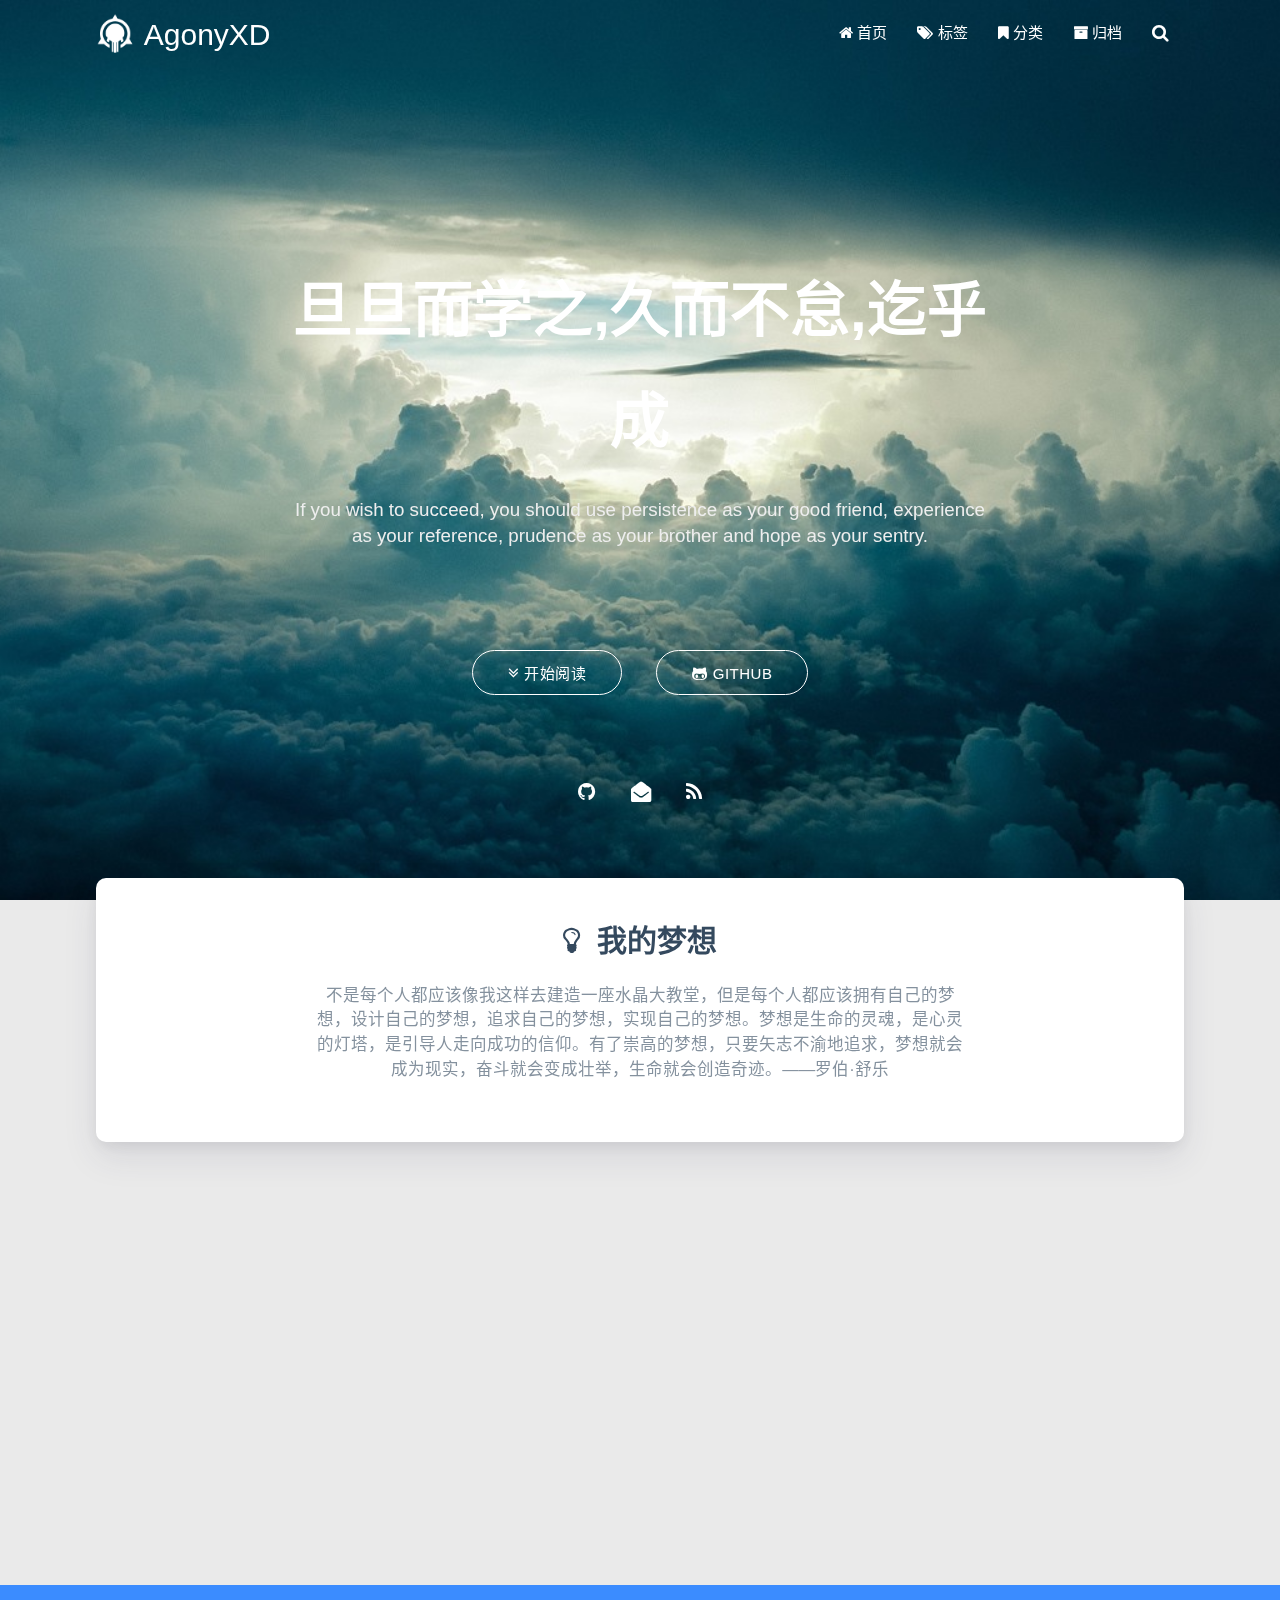
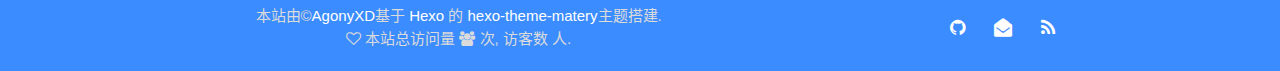
<file: index.html>
<!DOCTYPE HTML>
<html lang="zh-CN">


<head><meta name="generator" content="Hexo 3.9.0">
    <meta charset="utf-8">
    <meta name="keywords" content="AgonyXD">
    <meta name="description" content="AgonyXD">
    <meta http-equiv="X-UA-Compatible" content="IE=edge">
    <meta name="viewport" content="width=device-width, initial-scale=1.0, user-scalable=no">
    <meta name="renderer" content="webkit|ie-stand|ie-comp">
    <meta name="mobile-web-app-capable" content="yes">
    <meta name="format-detection" content="telephone=no">
    <meta name="apple-mobile-web-app-capable" content="yes">
    <meta name="apple-mobile-web-app-status-bar-style" content="black-translucent">
    <title>AgonyXD</title>
    <link rel="icon" type="image/png" href="/favicon.png">

    <link rel="stylesheet" type="text/css" href="/libs/awesome/css/font-awesome.min.css">
    <link rel="stylesheet" type="text/css" href="/libs/materialize/materialize.min.css">
    <link rel="stylesheet" type="text/css" href="/libs/aos/aos.css">
    <link rel="stylesheet" type="text/css" href="/libs/animate/animate.min.css">
    <link rel="stylesheet" type="text/css" href="/libs/lightGallery/css/lightgallery.min.css">
    <link rel="stylesheet" type="text/css" href="/css/matery.css">
    <link rel="stylesheet" type="text/css" href="/css/my.css">
    <style type="text/css">
        
    </style>

    <script src="/libs/jquery/jquery-2.2.0.min.js"></script>
<link rel="stylesheet" href="/css/prism-tomorrow.css" type="text/css"></head>


<body>

<header class="navbar-fixed">
    <nav id="headNav" class="bg-color nav-transparent">
        <div id="navContainer" class="nav-wrapper container">
            <div class="brand-logo">
                <a href="/" class="waves-effect waves-light">
                    
                    <img src="/medias/logo.png" class="logo-img" alt="LOGO">
                    
                    <span class="logo-span">AgonyXD</span>
                </a>
            </div>
            

<a href="#" data-target="mobile-nav" class="sidenav-trigger button-collapse"><i class="fa fa-navicon"></i></a>
<ul class="right">
    
    <li class="hide-on-med-and-down">
        <a href="/" class="waves-effect waves-light">
            
            <i class="fa fa-home"></i>
            
            <span>首页</span>
        </a>
    </li>
    
    <li class="hide-on-med-and-down">
        <a href="/tags" class="waves-effect waves-light">
            
            <i class="fa fa-tags"></i>
            
            <span>标签</span>
        </a>
    </li>
    
    <li class="hide-on-med-and-down">
        <a href="/categories" class="waves-effect waves-light">
            
            <i class="fa fa-bookmark"></i>
            
            <span>分类</span>
        </a>
    </li>
    
    <li class="hide-on-med-and-down">
        <a href="/archives" class="waves-effect waves-light">
            
            <i class="fa fa-archive"></i>
            
            <span>归档</span>
        </a>
    </li>
    
    <li>
        <a href="#searchModal" class="modal-trigger waves-effect waves-light">
            <i id="searchIcon" class="fa fa-search" title="搜索"></i>
        </a>
    </li>
</ul>

<div id="mobile-nav" class="side-nav sidenav">

    <div class="mobile-head bg-color">
        
        <img src="/medias/logo.png" class="logo-img circle responsive-img">
        
        <div class="logo-name">AgonyXD</div>
        <div class="logo-desc">
            
            If you wish to succeed, you should use persistence as your good friend, experience as your reference, prudence as your brother and hope as your sentry.
            
        </div>
    </div>

    

    <ul class="menu-list mobile-menu-list">
        
        <li>
            <a href="/" class="waves-effect waves-light">
                
                <i class="fa fa-fw fa-home"></i>
                
                首页
            </a>
        </li>
        
        <li>
            <a href="/tags" class="waves-effect waves-light">
                
                <i class="fa fa-fw fa-tags"></i>
                
                标签
            </a>
        </li>
        
        <li>
            <a href="/categories" class="waves-effect waves-light">
                
                <i class="fa fa-fw fa-bookmark"></i>
                
                分类
            </a>
        </li>
        
        <li>
            <a href="/archives" class="waves-effect waves-light">
                
                <i class="fa fa-fw fa-archive"></i>
                
                归档
            </a>
        </li>
        
        
        <li><div class="divider"></div></li>
        <li>
            <a href="https://github.com/AgonyXD" class="waves-effect waves-light" target="_blank">
                <i class="fa fa-github-square fa-fw"></i>Fork Me
            </a>
        </li>
        
    </ul>
</div>

        </div>

        
            <style>
    .nav-transparent .github-corner {
        display: none !important;
    }

    .github-corner {
        position: absolute;
        z-index: 10;
        top: 0;
        right: 0;
        border: 0;
        transform: scale(1.1);
    }

    .github-corner svg {
        color: #3b8cff;
        fill: #fff;
        height: 64px;
        width: 64px;
    }

    .github-corner:hover .octo-arm {
        animation: a 0.56s ease-in-out;
    }

    .github-corner .octo-arm {
        animation: none;
    }

    @keyframes a {
        0%,
        to {
            transform: rotate(0);
        }
        20%,
        60% {
            transform: rotate(-25deg);
        }
        40%,
        80% {
            transform: rotate(10deg);
        }
    }
</style>

<a href="https://github.com/AgonyXD" class="github-corner tooltipped hide-on-med-and-down" target="_blank"
   data-tooltip="Fork Me" data-position="left" data-delay="50">
    <svg viewBox="0 0 250 250" aria-hidden="true">
        <path d="M0,0 L115,115 L130,115 L142,142 L250,250 L250,0 Z"></path>
        <path d="M128.3,109.0 C113.8,99.7 119.0,89.6 119.0,89.6 C122.0,82.7 120.5,78.6 120.5,78.6 C119.2,72.0 123.4,76.3 123.4,76.3 C127.3,80.9 125.5,87.3 125.5,87.3 C122.9,97.6 130.6,101.9 134.4,103.2"
              fill="currentColor" style="transform-origin: 130px 106px;" class="octo-arm"></path>
        <path d="M115.0,115.0 C114.9,115.1 118.7,116.5 119.8,115.4 L133.7,101.6 C136.9,99.2 139.9,98.4 142.2,98.6 C133.8,88.0 127.5,74.4 143.8,58.0 C148.5,53.4 154.0,51.2 159.7,51.0 C160.3,49.4 163.2,43.6 171.4,40.1 C171.4,40.1 176.1,42.5 178.8,56.2 C183.1,58.6 187.2,61.8 190.9,65.4 C194.5,69.0 197.7,73.2 200.1,77.6 C213.8,80.2 216.3,84.9 216.3,84.9 C212.7,93.1 206.9,96.0 205.4,96.6 C205.1,102.4 203.0,107.8 198.3,112.5 C181.9,128.9 168.3,122.5 157.7,114.1 C157.9,116.9 156.7,120.9 152.7,124.9 L141.0,136.5 C139.8,137.7 141.6,141.9 141.8,141.8 Z"
              fill="currentColor" class="octo-body"></path>
    </svg>
</a>
        
    </nav>

</header>


<style>
    .carousel-control {
        width: 45px;
        height: 45px;
        line-height: 55px;
        border-radius: 45px;
        background: transparent;
        cursor: pointer;
        z-index: 100;
    }

    #prev-cover {
        position: absolute;
        top: 48%;
        left: 8px;
    }

    #next-cover {
        position: absolute;
        top: 48%;
        right: 8px;;
    }

    #prev-cover i {
        margin-right: 3px;
    }

    #next-cover i {
        margin-left: 3px;
    }

    .carousel-control:hover {
        background-color:rgba(0, 0, 0, .4);
    }

    .carousel-control i {
        color: #fff;
        font-size: 2.4rem;
    }
</style>



<div class="carousel carousel-slider center index-cover" data-indicators="true" style="margin-top: -64px;">
    

    <div class="carousel-item red white-text bg-cover about-cover">
        <div class="container">
            <div class="row">
    <div class="col s10 offset-s1 m8 offset-m2 l8 offset-l2">
        <div class="brand">
            <div class="title center-align">
                
                    旦旦而学之,久而不怠,迄乎成
                
            </div>

            <div class="description center-align">
                
                    If you wish to succeed, you should use persistence as your good friend, experience as your reference, prudence as your brother and hope as your sentry.
                
            </div>
        </div>
    </div>
</div>
<script>
// 每天切换 banner 图.  Switch banner image every day.
$('.bg-cover').css('background-image', 'url(/medias/banner/' + new Date().getDay() + '.jpg)');
</script>

            <div class="cover-btns">
                <a href="#indexCard" class="waves-effect waves-light btn">
                    <i class="fa fa-angle-double-down"></i>开始阅读
                </a>

                
                <a href="https://github.com/AgonyXD" class="waves-effect waves-light btn" target="_blank">
                    <i class="fa fa-github-alt"></i>Github
                </a>
                
            </div>
            <div class="cover-social-link">
    <a href="https://github.com/AgonyXD" class="tooltipped" target="_blank" data-tooltip="访问我的GitHub" data-position="top" data-delay="50">
        <i class="fa fa-github"></i>
    </a>



    <a href="mailto:agonyxdd@gmail.com" class="tooltipped" target="_blank" data-tooltip="邮件联系我" data-position="top" data-delay="50">
        <i class="fa fa-envelope-open"></i>
    </a>





    <a href="/atom.xml" class="tooltipped" target="_blank" data-tooltip="RSS 订阅" data-position="top" data-delay="50">
        <i class="fa fa-rss"></i>
    </a>
</div>
        </div>
    </div>

    
</div>

<script>
$(function () {
    let coverSlider = $('.carousel');
    coverSlider.carousel({
        duration: Number('120'),
        fullWidth: true,
        indicators: 'true' === 'true'
    });

    let carouselIntervalId;
    
    // Loop to call the next cover article picture.
    let autoCarousel = function() {
        carouselIntervalId = setInterval(function () {
            coverSlider.carousel('next');
        }, 5000);
    };
    autoCarousel();
    

    let restartPlay = function () {
        
        clearInterval(carouselIntervalId);
        autoCarousel();
        
    };

    
    // prev and next cover post.
    $('#prev-cover').click(function () {
        coverSlider.carousel('prev');
        restartPlay();
    });
    $('#next-cover').click(function () {
        coverSlider.carousel('next');
        restartPlay();
    });
    
});
</script>



<main class="content">

    
    <div id="indexCard" class="index-card">
        <div class="container ">
            <div class="card">
                <div class="card-content">
                    
                        <div class="dream">
    
    <div class="title center-align">
        <i class="fa fa-lightbulb-o"></i>&nbsp;&nbsp;我的梦想
    </div>
    
    <div class="row">
        <div class="col l8 offset-l2 m10 offset-m1 s10 offset-s1 center-align text">
            不是每个人都应该像我这样去建造一座水晶大教堂，但是每个人都应该拥有自己的梦想，设计自己的梦想，追求自己的梦想，实现自己的梦想。梦想是生命的灵魂，是心灵的灯塔，是引导人走向成功的信仰。有了崇高的梦想，只要矢志不渝地追求，梦想就会成为现实，奋斗就会变成壮举，生命就会创造奇迹。——罗伯·舒乐
        </div>
    </div>
</div>
                    

                    

                    

                    <div id="recommend-sections" class="recommend">
                        



                    </div>
                </div>
            </div>
        </div>
    </div>
    

    

    <!-- 所有文章卡片 -->
    <article id="articles" class="container articles">
        <div class="row article-row">
            
            <div class="article col s12 m6 l4 overflow-policy" data-aos="zoom-in">
                <div class="card">
                    <a href="/2019/06/25/hello-world/">
                        <div class="card-image">
                            
                            
                            <img src="/medias/featureimages/12.jpg" class="responsive-img" alt="Hello World">
                            
                            <span class="card-title">Hello World</span>
                        </div>
                    </a>

                    <div class="card-content article-content">
                        <div class="summary block-with-text">
                            
                                Welcome to Hexo! This is your very first post. Check documentation for more info. If you get any problems when using Hex
                            
                        </div>
                        <div class="publish-info">
                            <span class="publish-date">
                                <i class="fa fa-clock-o fa-fw icon-date"></i>2019-06-25
                            </span>
                            <span class="publish-author">
                                
                                <i class="fa fa-bookmark fa-fw icon-category"></i>
                                
                                <a href="/categories/Markdown/" class="post-category" target="_blank">
                                    Markdown
                                </a>
                                
                                
                            </span>
                        </div>
                    </div>

                    
                    <div class="card-action article-tags">
                        
                        <a href="/tags/Typora/" target="_blank">
                            <span class="chip bg-color">Typora</span>
                        </a>
                        
                        <a href="/tags/Markdown/" target="_blank">
                            <span class="chip bg-color">Markdown</span>
                        </a>
                        
                    </div>
                    
                </div>
            </div>
            
        </div>
    </article>

</main>



<footer class="page-footer bg-color">
    <div class="container row center-align">
        <div class="col s12 m8 l8 copy-right">
            本站由&copy;<a href="https://agonyxd.github.io/" target="_blank">AgonyXD</a>基于
            <a href="https://hexo.io/" target="_blank">Hexo</a> 的
            <a href="https://github.com/blinkfox/hexo-theme-matery" target="_blank">hexo-theme-matery</a>主题搭建.

            

            
			
                <br>
                
                <span id="busuanzi_container_site_pv">
                    <i class="fa fa-heart-o"></i>
                    本站总访问量 <span id="busuanzi_value_site_pv" class="white-color"></span>
                </span>
                
                
                <span id="busuanzi_container_site_uv">
                    <i class="fa fa-users"></i>
                    次,&nbsp;访客数 <span id="busuanzi_value_site_uv" class="white-color"></span> 人.
                </span>
                
            
        </div>
        <div class="col s12 m4 l4 social-link social-statis">
    <a href="https://github.com/AgonyXD" class="tooltipped" target="_blank" data-tooltip="访问我的GitHub" data-position="top" data-delay="50">
        <i class="fa fa-github"></i>
    </a>



    <a href="mailto:agonyxdd@gmail.com" class="tooltipped" target="_blank" data-tooltip="邮件联系我" data-position="top" data-delay="50">
        <i class="fa fa-envelope-open"></i>
    </a>





    <a href="/atom.xml" class="tooltipped" target="_blank" data-tooltip="RSS 订阅" data-position="top" data-delay="50">
        <i class="fa fa-rss"></i>
    </a>
</div>
    </div>
</footer>

<div class="progress-bar"></div>


<!-- 搜索遮罩框 -->
<div id="searchModal" class="modal">
    <div class="modal-content">
        <div class="search-header">
            <span class="title"><i class="fa fa-search"></i>&nbsp;&nbsp;搜索</span>
            <input type="search" id="searchInput" name="s" placeholder="请输入搜索的关键字"
                   class="search-input">
        </div>
        <div id="searchResult"></div>
    </div>
</div>

<script src="/js/search.js"></script>
<script type="text/javascript">
$(function () {
    searchFunc("/" + "search.xml", 'searchInput', 'searchResult');
});
</script>
<!-- 回到顶部按钮 -->
<div id="backTop" class="top-scroll">
    <a class="btn-floating btn-large waves-effect waves-light" href="#!">
        <i class="fa fa-angle-up"></i>
    </a>
</div>


<script src="/libs/materialize/materialize.min.js"></script>
<script src="/libs/masonry/masonry.pkgd.min.js"></script>
<script src="/libs/aos/aos.js"></script>
<script src="/libs/scrollprogress/scrollProgress.min.js"></script>
<script src="/libs/lightGallery/js/lightgallery-all.min.js"></script>
<script src="/js/matery.js"></script>

<!-- Global site tag (gtag.js) - Google Analytics -->



    <script src="/libs/others/clicklove.js"></script>


    <script async src="/libs/others/busuanzi.pure.mini.js"></script>


</body>
</html>
</file>
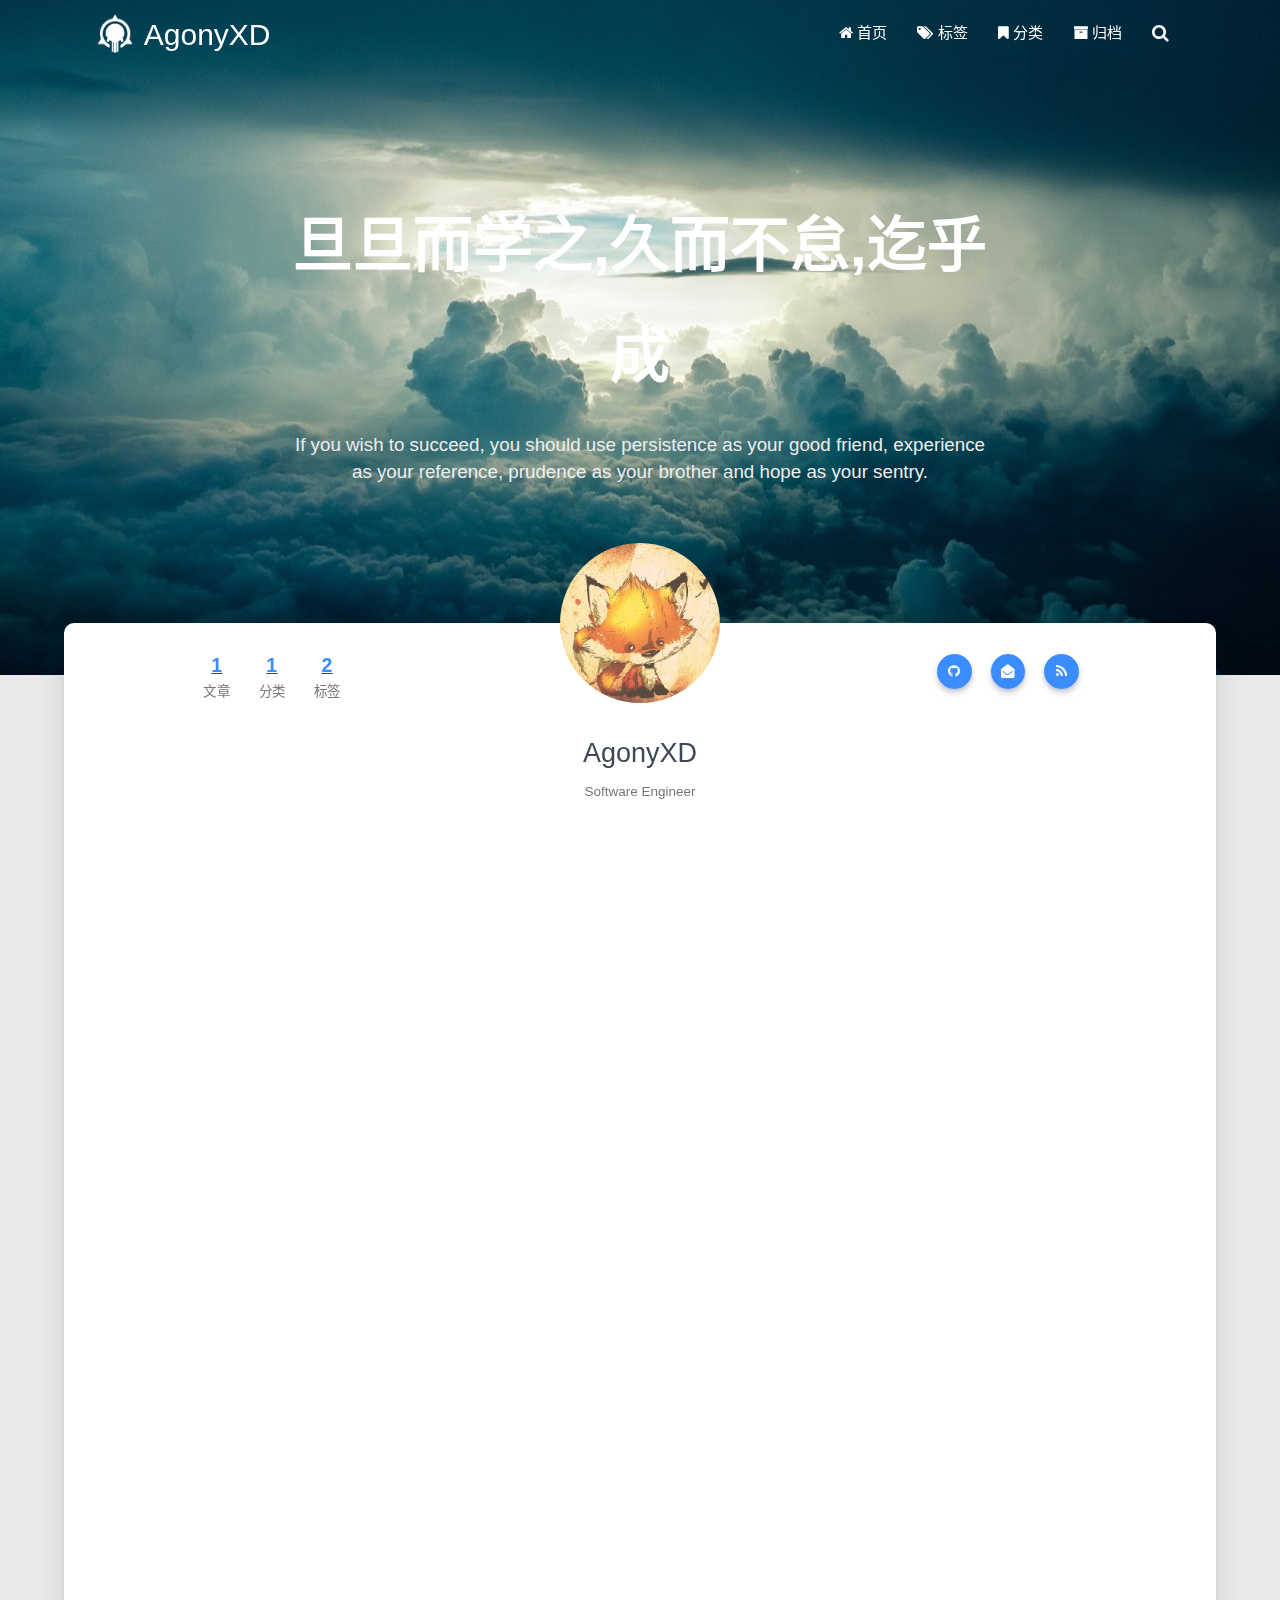
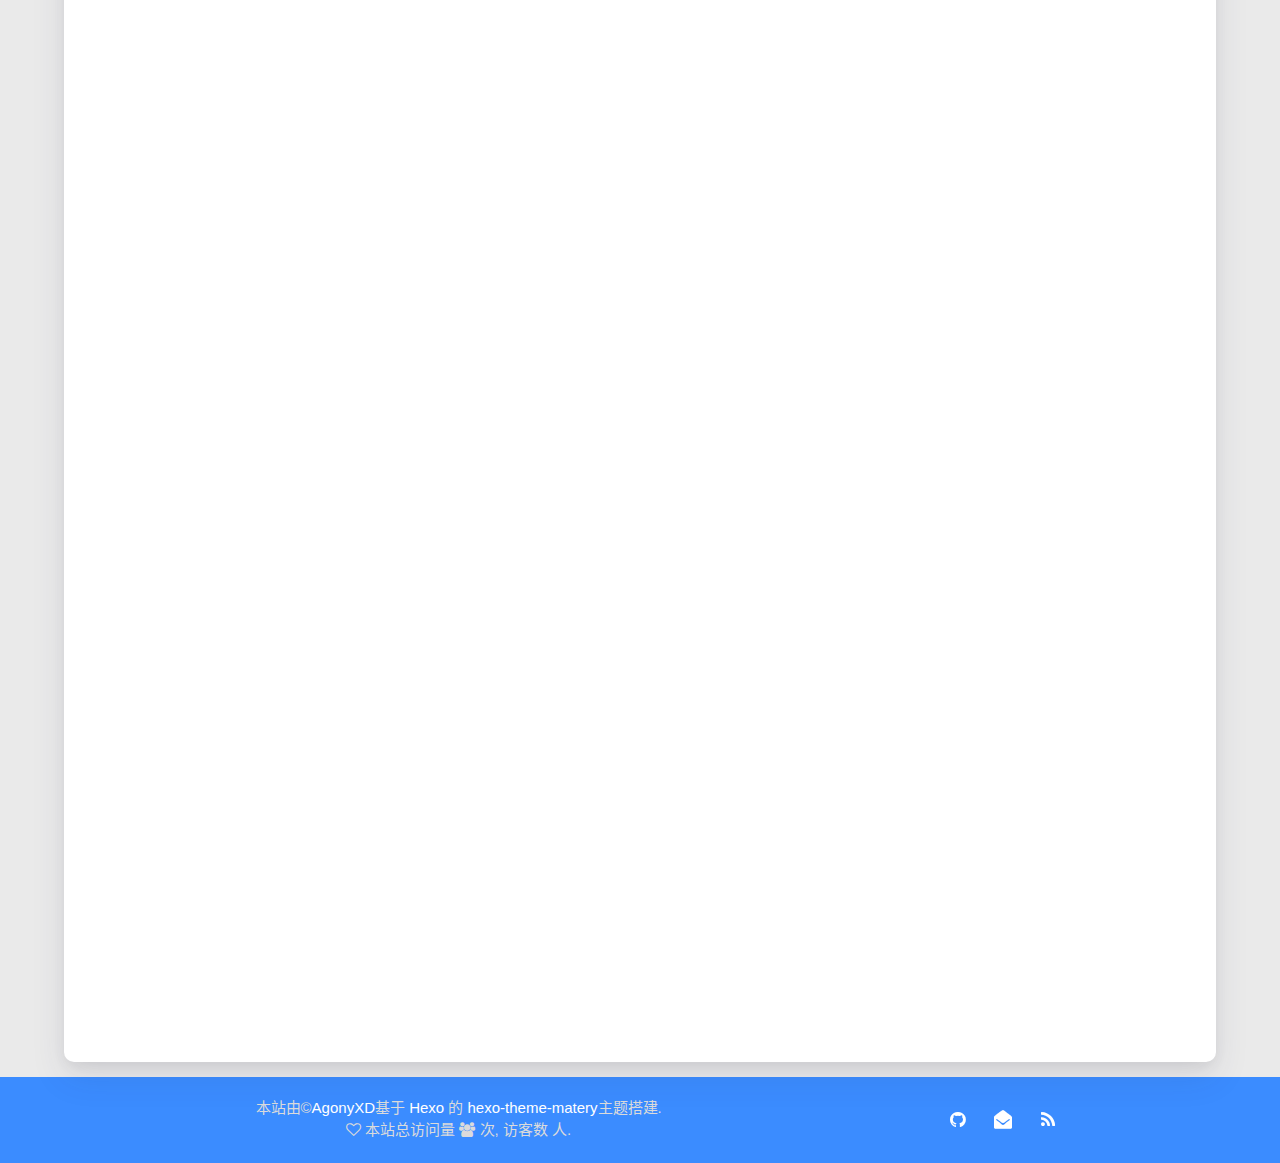
<file: about/index.html>
<!DOCTYPE HTML>
<html lang="zh-CN">


<head><meta name="generator" content="Hexo 3.9.0">
    <meta charset="utf-8">
    <meta name="keywords" content="关于, AgonyXD">
    <meta name="description" content="关于 | AgonyXD">
    <meta http-equiv="X-UA-Compatible" content="IE=edge">
    <meta name="viewport" content="width=device-width, initial-scale=1.0, user-scalable=no">
    <meta name="renderer" content="webkit|ie-stand|ie-comp">
    <meta name="mobile-web-app-capable" content="yes">
    <meta name="format-detection" content="telephone=no">
    <meta name="apple-mobile-web-app-capable" content="yes">
    <meta name="apple-mobile-web-app-status-bar-style" content="black-translucent">
    <title>关于 | AgonyXD</title>
    <link rel="icon" type="image/png" href="/favicon.png">

    <link rel="stylesheet" type="text/css" href="/libs/awesome/css/font-awesome.min.css">
    <link rel="stylesheet" type="text/css" href="/libs/materialize/materialize.min.css">
    <link rel="stylesheet" type="text/css" href="/libs/aos/aos.css">
    <link rel="stylesheet" type="text/css" href="/libs/animate/animate.min.css">
    <link rel="stylesheet" type="text/css" href="/libs/lightGallery/css/lightgallery.min.css">
    <link rel="stylesheet" type="text/css" href="/css/matery.css">
    <link rel="stylesheet" type="text/css" href="/css/my.css">
    <style type="text/css">
        
    </style>

    <script src="/libs/jquery/jquery-2.2.0.min.js"></script>
<link rel="stylesheet" href="/css/prism-tomorrow.css" type="text/css"></head>


<body>

<header class="navbar-fixed">
    <nav id="headNav" class="bg-color nav-transparent">
        <div id="navContainer" class="nav-wrapper container">
            <div class="brand-logo">
                <a href="/" class="waves-effect waves-light">
                    
                    <img src="/medias/logo.png" class="logo-img" alt="LOGO">
                    
                    <span class="logo-span">AgonyXD</span>
                </a>
            </div>
            

<a href="#" data-target="mobile-nav" class="sidenav-trigger button-collapse"><i class="fa fa-navicon"></i></a>
<ul class="right">
    
    <li class="hide-on-med-and-down">
        <a href="/" class="waves-effect waves-light">
            
            <i class="fa fa-home"></i>
            
            <span>首页</span>
        </a>
    </li>
    
    <li class="hide-on-med-and-down">
        <a href="/tags" class="waves-effect waves-light">
            
            <i class="fa fa-tags"></i>
            
            <span>标签</span>
        </a>
    </li>
    
    <li class="hide-on-med-and-down">
        <a href="/categories" class="waves-effect waves-light">
            
            <i class="fa fa-bookmark"></i>
            
            <span>分类</span>
        </a>
    </li>
    
    <li class="hide-on-med-and-down">
        <a href="/archives" class="waves-effect waves-light">
            
            <i class="fa fa-archive"></i>
            
            <span>归档</span>
        </a>
    </li>
    
    <li>
        <a href="#searchModal" class="modal-trigger waves-effect waves-light">
            <i id="searchIcon" class="fa fa-search" title="搜索"></i>
        </a>
    </li>
</ul>

<div id="mobile-nav" class="side-nav sidenav">

    <div class="mobile-head bg-color">
        
        <img src="/medias/logo.png" class="logo-img circle responsive-img">
        
        <div class="logo-name">AgonyXD</div>
        <div class="logo-desc">
            
            If you wish to succeed, you should use persistence as your good friend, experience as your reference, prudence as your brother and hope as your sentry.
            
        </div>
    </div>

    

    <ul class="menu-list mobile-menu-list">
        
        <li>
            <a href="/" class="waves-effect waves-light">
                
                <i class="fa fa-fw fa-home"></i>
                
                首页
            </a>
        </li>
        
        <li>
            <a href="/tags" class="waves-effect waves-light">
                
                <i class="fa fa-fw fa-tags"></i>
                
                标签
            </a>
        </li>
        
        <li>
            <a href="/categories" class="waves-effect waves-light">
                
                <i class="fa fa-fw fa-bookmark"></i>
                
                分类
            </a>
        </li>
        
        <li>
            <a href="/archives" class="waves-effect waves-light">
                
                <i class="fa fa-fw fa-archive"></i>
                
                归档
            </a>
        </li>
        
        
        <li><div class="divider"></div></li>
        <li>
            <a href="https://github.com/AgonyXD" class="waves-effect waves-light" target="_blank">
                <i class="fa fa-github-square fa-fw"></i>Fork Me
            </a>
        </li>
        
    </ul>
</div>

        </div>

        
            <style>
    .nav-transparent .github-corner {
        display: none !important;
    }

    .github-corner {
        position: absolute;
        z-index: 10;
        top: 0;
        right: 0;
        border: 0;
        transform: scale(1.1);
    }

    .github-corner svg {
        color: #3b8cff;
        fill: #fff;
        height: 64px;
        width: 64px;
    }

    .github-corner:hover .octo-arm {
        animation: a 0.56s ease-in-out;
    }

    .github-corner .octo-arm {
        animation: none;
    }

    @keyframes a {
        0%,
        to {
            transform: rotate(0);
        }
        20%,
        60% {
            transform: rotate(-25deg);
        }
        40%,
        80% {
            transform: rotate(10deg);
        }
    }
</style>

<a href="https://github.com/AgonyXD" class="github-corner tooltipped hide-on-med-and-down" target="_blank"
   data-tooltip="Fork Me" data-position="left" data-delay="50">
    <svg viewBox="0 0 250 250" aria-hidden="true">
        <path d="M0,0 L115,115 L130,115 L142,142 L250,250 L250,0 Z"></path>
        <path d="M128.3,109.0 C113.8,99.7 119.0,89.6 119.0,89.6 C122.0,82.7 120.5,78.6 120.5,78.6 C119.2,72.0 123.4,76.3 123.4,76.3 C127.3,80.9 125.5,87.3 125.5,87.3 C122.9,97.6 130.6,101.9 134.4,103.2"
              fill="currentColor" style="transform-origin: 130px 106px;" class="octo-arm"></path>
        <path d="M115.0,115.0 C114.9,115.1 118.7,116.5 119.8,115.4 L133.7,101.6 C136.9,99.2 139.9,98.4 142.2,98.6 C133.8,88.0 127.5,74.4 143.8,58.0 C148.5,53.4 154.0,51.2 159.7,51.0 C160.3,49.4 163.2,43.6 171.4,40.1 C171.4,40.1 176.1,42.5 178.8,56.2 C183.1,58.6 187.2,61.8 190.9,65.4 C194.5,69.0 197.7,73.2 200.1,77.6 C213.8,80.2 216.3,84.9 216.3,84.9 C212.7,93.1 206.9,96.0 205.4,96.6 C205.1,102.4 203.0,107.8 198.3,112.5 C181.9,128.9 168.3,122.5 157.7,114.1 C157.9,116.9 156.7,120.9 152.7,124.9 L141.0,136.5 C139.8,137.7 141.6,141.9 141.8,141.8 Z"
              fill="currentColor" class="octo-body"></path>
    </svg>
</a>
        
    </nav>

</header>

<style type="text/css">
    /* don't remove. */
    .about-cover {
        height: 75vh;
    }
</style>

<div class="bg-cover pd-header about-cover">
    <div class="container">
    <div class="row">
    <div class="col s10 offset-s1 m8 offset-m2 l8 offset-l2">
        <div class="brand">
            <div class="title center-align">
                
                    旦旦而学之,久而不怠,迄乎成
                
            </div>

            <div class="description center-align">
                
                    If you wish to succeed, you should use persistence as your good friend, experience as your reference, prudence as your brother and hope as your sentry.
                
            </div>
        </div>
    </div>
</div>
<script>
// 每天切换 banner 图.  Switch banner image every day.
$('.bg-cover').css('background-image', 'url(/medias/banner/' + new Date().getDay() + '.jpg)');
</script>
    </div>
</div>

<main class="content">

    <div id="aboutme" class="container about-container">
        <div class="card">
            <div class="card-content">
                <div class="row">
                    <div class="post-statis col l4 hide-on-med-and-down" data-aos="zoom-in-right">
                        
<div class="statis">
    <span class="count"><a href="/" target="_blank">1</a></span>
    <span class="name">文章</span>
</div>



<div class="statis">
    <span class="count"><a href="/categories" target="_blank">1</a></span>
    <span class="name">分类</span>
</div>



<div class="statis">
    <span class="count"><a href="/tags" target="_blank">2</a></span>
    <span class="name">标签</span>
</div>

                    </div>
                    <div class="col s12 m12 l4">
                        <div class="profile center-align">
                            <div class="avatar">
                                <img src="/medias/avatar.jpg" alt="AgonyXD"
                                     class="circle responsive-img avatar-img">
                            </div>
                            <div class="author">
                                <div class="post-statis hide-on-large-only" data-aos="zoom-in-right">
                                    
<div class="statis">
    <span class="count"><a href="/" target="_blank">1</a></span>
    <span class="name">文章</span>
</div>



<div class="statis">
    <span class="count"><a href="/categories" target="_blank">1</a></span>
    <span class="name">分类</span>
</div>



<div class="statis">
    <span class="count"><a href="/tags" target="_blank">2</a></span>
    <span class="name">标签</span>
</div>

                                </div>
                                <div class="title">AgonyXD</div>
                                <div class="career">Software Engineer</div>
                                <div class="social-link hide-on-large-only" data-aos="zoom-in-left">
                                    
    <a href="https://github.com/AgonyXD" class="tooltipped" target="_blank" data-tooltip="访问我的GitHub" data-position="top" data-delay="50">
        <i class="fa fa-github"></i>
    </a>



    <a href="mailto:agonyxdd@gmail.com" class="tooltipped" target="_blank" data-tooltip="邮件联系我" data-position="top" data-delay="50">
        <i class="fa fa-envelope-open"></i>
    </a>





    <a href="/atom.xml" class="tooltipped" target="_blank" data-tooltip="RSS 订阅" data-position="top" data-delay="50">
        <i class="fa fa-rss"></i>
    </a>

                                </div>
                            </div>
                        </div>
                    </div>
                    <div class="col l4 hide-on-med-and-down" data-aos="zoom-in-left">
                        <div class="social-link">
                            
    <a href="https://github.com/AgonyXD" class="tooltipped" target="_blank" data-tooltip="访问我的GitHub" data-position="top" data-delay="50">
        <i class="fa fa-github"></i>
    </a>



    <a href="mailto:agonyxdd@gmail.com" class="tooltipped" target="_blank" data-tooltip="邮件联系我" data-position="top" data-delay="50">
        <i class="fa fa-envelope-open"></i>
    </a>





    <a href="/atom.xml" class="tooltipped" target="_blank" data-tooltip="RSS 订阅" data-position="top" data-delay="50">
        <i class="fa fa-rss"></i>
    </a>

                        </div>
                    </div>
                </div>

                <div class="introduction center-align" data-aos="fade-up">If you wish to succeed, you should use persistence as your good friend, experience as your reference, prudence as your brother and hope as your sentry.</div>

                <style type="text/css">
    #posts-chart,
    #categories-chart,
    #tags-chart {
        width: 100%;
        height: 300px;
        margin: 0.5rem auto;
        padding: 0.5rem;
    }
</style>

<div id="postCharts" class="post-charts">
    <div class="title center-align" data-aos="zoom-in-up">
        <i class="fa fa-bar-chart"></i>&nbsp;&nbsp;文章统计图
    </div>
    <div class="row">
        <div class="chart col s12 m6 l4" data-aos="zoom-in-up">
            <div id="posts-chart"></div>
        </div>

        <div class="chart col s12 m6 l4" data-aos="zoom-in-up">
            <div id="categories-chart"></div>
        </div>

        <div class="chart col s12 m6 l4" data-aos="zoom-in-up">
            <div id="tags-chart"></div>
        </div>
    </div>
</div>

<script type="text/javascript" src="/libs/echarts/echarts.min.js"></script>
<script>
    let postsChart = echarts.init(document.getElementById('posts-chart'));
    let categoriesChart = echarts.init(document.getElementById('categories-chart'));
    let tagsChart = echarts.init(document.getElementById('tags-chart'));

    

    let postsOption = {
        title: {
            text: '文章发布统计图',
            top: -5,
            x: 'center'
        },
        tooltip: {
            trigger: 'axis'
        },
        xAxis: {
            type: 'category',
            data: ["2018-06","2018-07","2018-08","2018-09","2018-10","2018-11","2018-12","2019-01","2019-02","2019-03","2019-04","2019-05","2019-06"]
        },
        yAxis: {
            type: 'value',
        },
        series: [
            {
                name: '文章篇数',
                type: 'line',
                color: ['#6772e5'],
                data: [0,0,0,0,0,0,0,0,0,0,0,0,1],
                markPoint: {
                    symbolSize: 45,
                    color: ['#fa755a','#3ecf8e','#82d3f4'],
                    data: [{
                        type: 'max',
                        itemStyle: {color: ['#3ecf8e']},
                        name: '最大值'
                    }, {
                        type: 'min',
                        itemStyle: {color: ['#fa755a']},
                        name: '最小值'
                    }]
                },
                markLine: {
                    itemStyle: {color: ['#ab47bc']},
                    data: [
                        {type: 'average', name: '平均值'}
                    ]
                }
            }
        ]
    };

    

    let categoriesOption = {
        title: {
            text: '文章分类统计图',
            top: -4,
            x: 'center'
        },
        tooltip: {
            trigger: 'item',
            formatter: "{a} <br/>{b} : {c} ({d}%)"
        },
        series: [
            {
                name: '分类',
                type: 'pie',
                radius: '50%',
                color: ['#6772e5', '#ff9e0f', '#fa755a', '#3ecf8e', '#82d3f4', '#ab47bc', '#525f7f', '#f51c47', '#26A69A'],
                data: [{"name":"Markdown","value":1}],
                itemStyle: {
                    emphasis: {
                        shadowBlur: 10,
                        shadowOffsetX: 0,
                        shadowColor: 'rgba(0, 0, 0, 0.5)'
                    }
                }
            }
        ]
    };

    

    let tagsOption = {
        title: {
            text: 'TOP10 标签统计图',
            top: -5,
            x: 'center'
        },
        tooltip: {},
        xAxis: [
            {
                type: 'category',
                data: ["Typora","Markdown"]
            }
        ],
        yAxis: [
            {
                type: 'value'
            }
        ],
        series: [
            {
                type: 'bar',
                color: ['#82d3f4'],
                barWidth : 18,
                data: [1,1],
                markPoint: {
                    symbolSize: 45,
                    data: [{
                        type: 'max',
                        itemStyle: {color: ['#3ecf8e']},
                        name: '最大值'
                    }, {
                        type: 'min',
                        itemStyle: {color: ['#fa755a']},
                        name: '最小值'
                    }],
                },
                markLine: {
                    itemStyle: {color: ['#ab47bc']},
                    data: [
                        {type: 'average', name: '平均值'}
                    ]
                }
            }
        ]
    };

    // render the charts
    postsChart.setOption(postsOption);
    categoriesChart.setOption(categoriesOption);
    tagsChart.setOption(tagsOption);
</script>

                
                
<div class="my-projects">
    <div class="title center-align" data-aos="zoom-in-up">
        <i class="fa fa-gift"></i>&nbsp;&nbsp;我的项目
    </div>
    <div class="row">
        
        
        <div class="col s12 m6 l4" data-aos="fade-up">
            <div class="info center-align">
                <a href="http://github.com/blinkfox/hexo-theme-matery" class="icon"
                   style="background: linear-gradient(to bottom right, #66BB6A 0%, #81C784 100%)" target="_blank">
                    <i class="fa fa-meetup"></i>
                </a>
                <div class="info-title">
                    <a href="http://github.com/blinkfox/hexo-theme-matery" target="_blank">hexo-theme-matery</a>
                </div>
                <div class="info-desc">This is a Hexo blog theme with 'Material Design' and responsive design.</div>
            </div>
        </div>
        
        <div class="col s12 m6 l4" data-aos="fade-up">
            <div class="info center-align">
                <a href="https://github.com/blinkfox/zealot" class="icon"
                   style="background: linear-gradient(to bottom right, #F06292 0%, #EF5350 100%)" target="_blank">
                    <i class="fa fa-database"></i>
                </a>
                <div class="info-title">
                    <a href="https://github.com/blinkfox/zealot" target="_blank">zealt</a>
                </div>
                <div class="info-desc">一个轻量级的SQL和参数动态生成工具库</div>
            </div>
        </div>
        
        <div class="col s12 m6 l4" data-aos="fade-up">
            <div class="info center-align">
                <a href="https://github.com/blinkfox/typora-vue-theme" class="icon"
                   style="background: linear-gradient(to bottom right, #29B6F6 0%, #1E88E5 100%)" target="_blank">
                    <i class="fa fa-file-text-o"></i>
                </a>
                <div class="info-title">
                    <a href="https://github.com/blinkfox/typora-vue-theme" target="_blank">typora-vue-theme</a>
                </div>
                <div class="info-desc">This is a typora theme inspired by Vue document style.</div>
            </div>
        </div>
        
        
    </div>
</div>
                

                
                
<div class="my-skills">
    <div class="title center-align" data-aos="zoom-in-up">
        <i class="fa fa-wrench"></i>&nbsp;&nbsp;我的技能
    </div>
    <div class="row">
        
        
        
        <div class="col s12 m6 l6" data-aos="fade-up">
            <div class="skillbar">
                <div class="skillbar-title"
                     style="background: linear-gradient(to right, #FF0066 0%, #FF00CC 100%); width: 85%">
                    <span>Java</span>
                </div>
                <div class="skill-bar-percent">85%</div>
            </div>
        </div>
        
        
        <div class="col s12 m6 l6" data-aos="fade-up">
            <div class="skillbar">
                <div class="skillbar-title"
                     style="background: linear-gradient(to right, #9900FF 0%, #CC66FF 100%); width: 80%">
                    <span>JavaScript</span>
                </div>
                <div class="skill-bar-percent">80%</div>
            </div>
        </div>
        
        
        <div class="col s12 m6 l6" data-aos="fade-up">
            <div class="skillbar">
                <div class="skillbar-title"
                     style="background: linear-gradient(to right, #2196F3 0%, #42A5F5 100%); width: 80%">
                    <span>HTML5</span>
                </div>
                <div class="skill-bar-percent">80%</div>
            </div>
        </div>
        
        
        <div class="col s12 m6 l6" data-aos="fade-up">
            <div class="skillbar">
                <div class="skillbar-title"
                     style="background: linear-gradient(to right, #00BCD4 0%, #80DEEA 100%); width: 70%">
                    <span>CSS</span>
                </div>
                <div class="skill-bar-percent">70%</div>
            </div>
        </div>
        
        
        <div class="col s12 m6 l6" data-aos="fade-up">
            <div class="skillbar">
                <div class="skillbar-title"
                     style="background: linear-gradient(to right, #4CAF50 0%, #81C784 100%); width: 90%">
                    <span>SQL</span>
                </div>
                <div class="skill-bar-percent">90%</div>
            </div>
        </div>
        
        
        <div class="col s12 m6 l6" data-aos="fade-up">
            <div class="skillbar">
                <div class="skillbar-title"
                     style="background: linear-gradient(to right, #FFEB3B 0%, #FFF176 100%); width: 75%">
                    <span>程序设计</span>
                </div>
                <div class="skill-bar-percent">75%</div>
            </div>
        </div>
        
        
    </div>

    

    
    <div class="other-skills chip-container" data-aos="zoom-in-up">
        <div class="sub-title center-align"><i class="fa fa-book"></i>&nbsp;&nbsp;其他技能</div>
        <div class="tag-chips center-align">
            
            
            <a href="/tags/Typora/" target="_blank">
                <span class="chip center-align waves-effect waves-light chip-default">Typora</span>
            </a>
            
            
            
            <a href="/tags/Markdown/" target="_blank">
                <span class="chip center-align waves-effect waves-light chip-default">Markdown</span>
            </a>
            
            
        </div>
    </div>
    

</div>
                

                
                
<div id="myGallery" class="my-gallery">
    <div class="title center-align" data-aos="zoom-in-up">
        <i class="fa fa-photo"></i>&nbsp;&nbsp;相册
    </div>
    <div class="row">
        
        
        <div class="photo col s12 m6 l4" data-aos="fade-up">
            <div class="img-item" data-src="/medias/featureimages/0.jpg">
                <img src="/medias/featureimages/0.jpg" class="responsive-img">
            </div>
        </div>
        
        <div class="photo col s12 m6 l4" data-aos="fade-up">
            <div class="img-item" data-src="/medias/featureimages/1.jpg">
                <img src="/medias/featureimages/1.jpg" class="responsive-img">
            </div>
        </div>
        
        <div class="photo col s12 m6 l4" data-aos="fade-up">
            <div class="img-item" data-src="/medias/featureimages/2.jpg">
                <img src="/medias/featureimages/2.jpg" class="responsive-img">
            </div>
        </div>
        
        
    </div>
</div>

<script>
    $(function () {
        let animateClass = 'animated pulse';
        $('#myGallery .photo').hover(function () {
            $(this).addClass(animateClass);
        }, function () {
            $(this).removeClass(animateClass);
        });
    });
</script>
                

            </div>
        </div>
    </div>
</main>
<footer class="page-footer bg-color">
    <div class="container row center-align">
        <div class="col s12 m8 l8 copy-right">
            本站由&copy;<a href="https://agonyxd.github.io/" target="_blank">AgonyXD</a>基于
            <a href="https://hexo.io/" target="_blank">Hexo</a> 的
            <a href="https://github.com/blinkfox/hexo-theme-matery" target="_blank">hexo-theme-matery</a>主题搭建.

            

            
			
                <br>
                
                <span id="busuanzi_container_site_pv">
                    <i class="fa fa-heart-o"></i>
                    本站总访问量 <span id="busuanzi_value_site_pv" class="white-color"></span>
                </span>
                
                
                <span id="busuanzi_container_site_uv">
                    <i class="fa fa-users"></i>
                    次,&nbsp;访客数 <span id="busuanzi_value_site_uv" class="white-color"></span> 人.
                </span>
                
            
        </div>
        <div class="col s12 m4 l4 social-link social-statis">
    <a href="https://github.com/AgonyXD" class="tooltipped" target="_blank" data-tooltip="访问我的GitHub" data-position="top" data-delay="50">
        <i class="fa fa-github"></i>
    </a>



    <a href="mailto:agonyxdd@gmail.com" class="tooltipped" target="_blank" data-tooltip="邮件联系我" data-position="top" data-delay="50">
        <i class="fa fa-envelope-open"></i>
    </a>





    <a href="/atom.xml" class="tooltipped" target="_blank" data-tooltip="RSS 订阅" data-position="top" data-delay="50">
        <i class="fa fa-rss"></i>
    </a>
</div>
    </div>
</footer>

<div class="progress-bar"></div>


<!-- 搜索遮罩框 -->
<div id="searchModal" class="modal">
    <div class="modal-content">
        <div class="search-header">
            <span class="title"><i class="fa fa-search"></i>&nbsp;&nbsp;搜索</span>
            <input type="search" id="searchInput" name="s" placeholder="请输入搜索的关键字"
                   class="search-input">
        </div>
        <div id="searchResult"></div>
    </div>
</div>

<script src="/js/search.js"></script>
<script type="text/javascript">
$(function () {
    searchFunc("/" + "search.xml", 'searchInput', 'searchResult');
});
</script>
<!-- 回到顶部按钮 -->
<div id="backTop" class="top-scroll">
    <a class="btn-floating btn-large waves-effect waves-light" href="#!">
        <i class="fa fa-angle-up"></i>
    </a>
</div>


<script src="/libs/materialize/materialize.min.js"></script>
<script src="/libs/masonry/masonry.pkgd.min.js"></script>
<script src="/libs/aos/aos.js"></script>
<script src="/libs/scrollprogress/scrollProgress.min.js"></script>
<script src="/libs/lightGallery/js/lightgallery-all.min.js"></script>
<script src="/js/matery.js"></script>

<!-- Global site tag (gtag.js) - Google Analytics -->



    <script src="/libs/others/clicklove.js"></script>


    <script async src="/libs/others/busuanzi.pure.mini.js"></script>


</body>
</html>
</file>
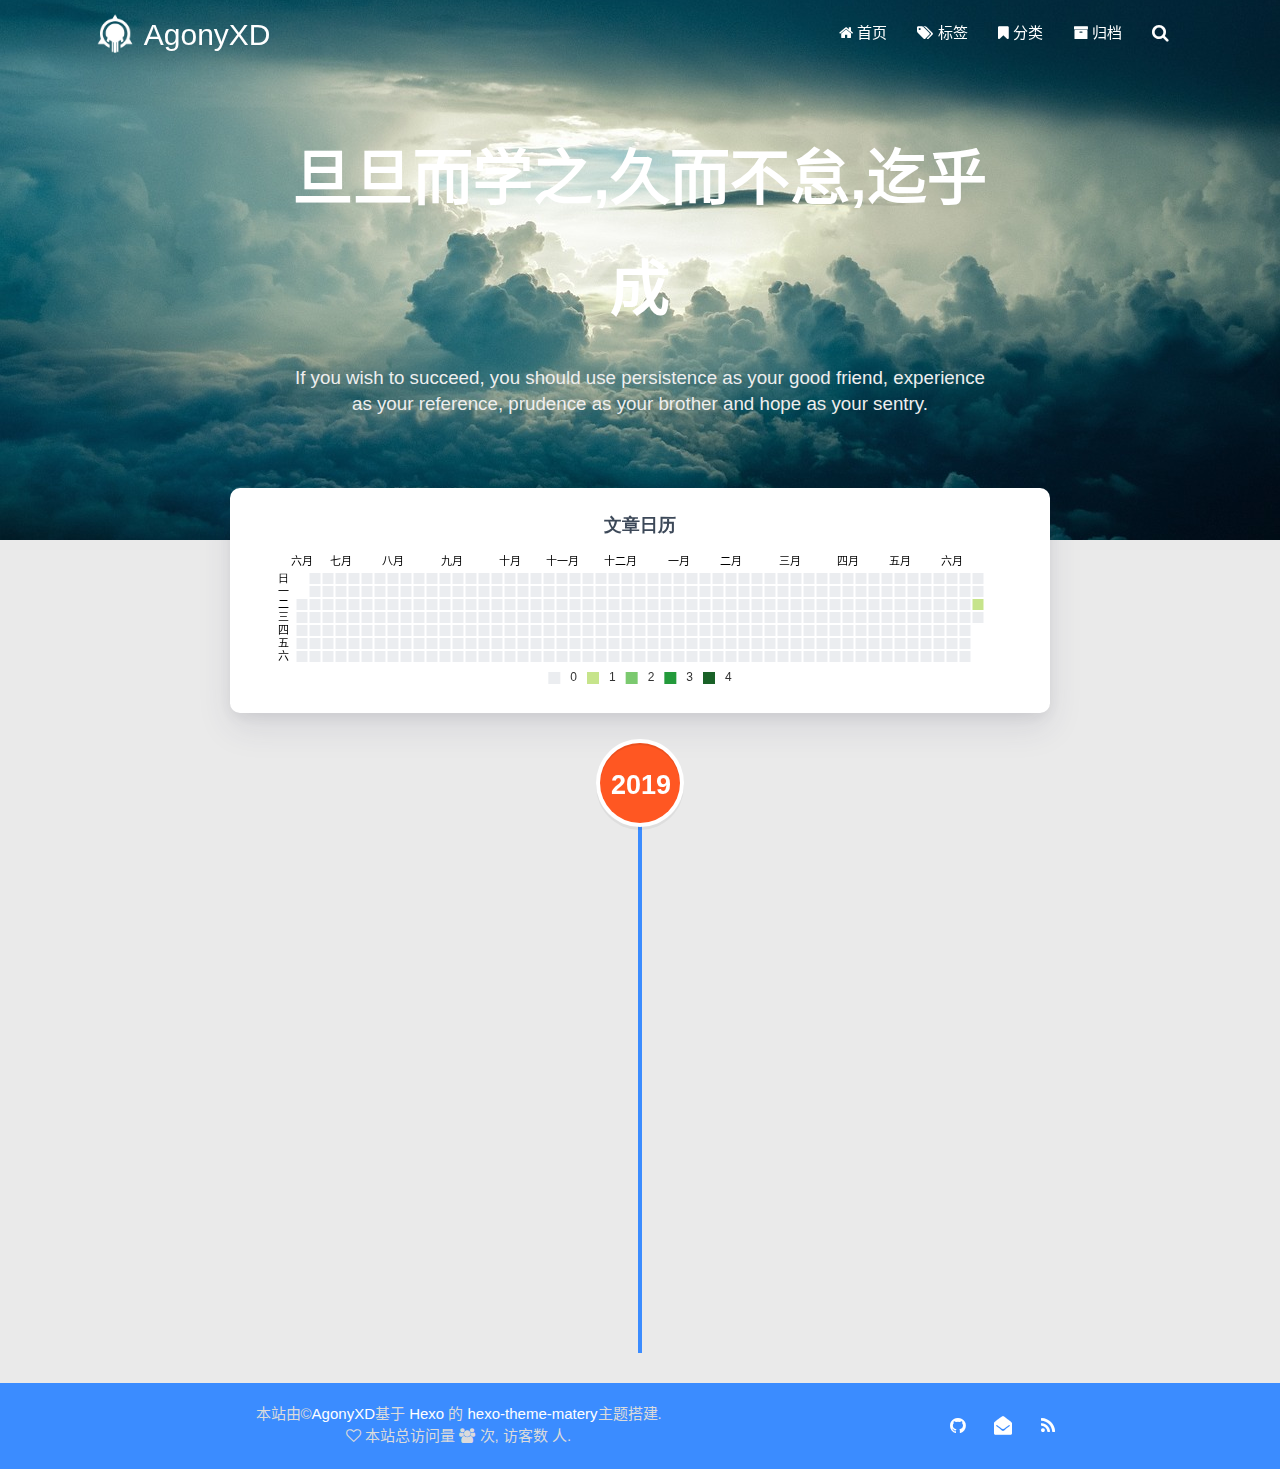
<file: archives/index.html>
<!DOCTYPE HTML>
<html lang="zh-CN">


<head><meta name="generator" content="Hexo 3.9.0">
    <meta charset="utf-8">
    <meta name="keywords" content="归档, AgonyXD">
    <meta name="description" content="归档 | AgonyXD">
    <meta http-equiv="X-UA-Compatible" content="IE=edge">
    <meta name="viewport" content="width=device-width, initial-scale=1.0, user-scalable=no">
    <meta name="renderer" content="webkit|ie-stand|ie-comp">
    <meta name="mobile-web-app-capable" content="yes">
    <meta name="format-detection" content="telephone=no">
    <meta name="apple-mobile-web-app-capable" content="yes">
    <meta name="apple-mobile-web-app-status-bar-style" content="black-translucent">
    <title>归档 | AgonyXD</title>
    <link rel="icon" type="image/png" href="/favicon.png">

    <link rel="stylesheet" type="text/css" href="/libs/awesome/css/font-awesome.min.css">
    <link rel="stylesheet" type="text/css" href="/libs/materialize/materialize.min.css">
    <link rel="stylesheet" type="text/css" href="/libs/aos/aos.css">
    <link rel="stylesheet" type="text/css" href="/libs/animate/animate.min.css">
    <link rel="stylesheet" type="text/css" href="/libs/lightGallery/css/lightgallery.min.css">
    <link rel="stylesheet" type="text/css" href="/css/matery.css">
    <link rel="stylesheet" type="text/css" href="/css/my.css">
    <style type="text/css">
        
    </style>

    <script src="/libs/jquery/jquery-2.2.0.min.js"></script>
<link rel="stylesheet" href="/css/prism-tomorrow.css" type="text/css"></head>


<body>

<header class="navbar-fixed">
    <nav id="headNav" class="bg-color nav-transparent">
        <div id="navContainer" class="nav-wrapper container">
            <div class="brand-logo">
                <a href="/" class="waves-effect waves-light">
                    
                    <img src="/medias/logo.png" class="logo-img" alt="LOGO">
                    
                    <span class="logo-span">AgonyXD</span>
                </a>
            </div>
            

<a href="#" data-target="mobile-nav" class="sidenav-trigger button-collapse"><i class="fa fa-navicon"></i></a>
<ul class="right">
    
    <li class="hide-on-med-and-down">
        <a href="/" class="waves-effect waves-light">
            
            <i class="fa fa-home"></i>
            
            <span>首页</span>
        </a>
    </li>
    
    <li class="hide-on-med-and-down">
        <a href="/tags" class="waves-effect waves-light">
            
            <i class="fa fa-tags"></i>
            
            <span>标签</span>
        </a>
    </li>
    
    <li class="hide-on-med-and-down">
        <a href="/categories" class="waves-effect waves-light">
            
            <i class="fa fa-bookmark"></i>
            
            <span>分类</span>
        </a>
    </li>
    
    <li class="hide-on-med-and-down">
        <a href="/archives" class="waves-effect waves-light">
            
            <i class="fa fa-archive"></i>
            
            <span>归档</span>
        </a>
    </li>
    
    <li>
        <a href="#searchModal" class="modal-trigger waves-effect waves-light">
            <i id="searchIcon" class="fa fa-search" title="搜索"></i>
        </a>
    </li>
</ul>

<div id="mobile-nav" class="side-nav sidenav">

    <div class="mobile-head bg-color">
        
        <img src="/medias/logo.png" class="logo-img circle responsive-img">
        
        <div class="logo-name">AgonyXD</div>
        <div class="logo-desc">
            
            If you wish to succeed, you should use persistence as your good friend, experience as your reference, prudence as your brother and hope as your sentry.
            
        </div>
    </div>

    

    <ul class="menu-list mobile-menu-list">
        
        <li>
            <a href="/" class="waves-effect waves-light">
                
                <i class="fa fa-fw fa-home"></i>
                
                首页
            </a>
        </li>
        
        <li>
            <a href="/tags" class="waves-effect waves-light">
                
                <i class="fa fa-fw fa-tags"></i>
                
                标签
            </a>
        </li>
        
        <li>
            <a href="/categories" class="waves-effect waves-light">
                
                <i class="fa fa-fw fa-bookmark"></i>
                
                分类
            </a>
        </li>
        
        <li>
            <a href="/archives" class="waves-effect waves-light">
                
                <i class="fa fa-fw fa-archive"></i>
                
                归档
            </a>
        </li>
        
        
        <li><div class="divider"></div></li>
        <li>
            <a href="https://github.com/AgonyXD" class="waves-effect waves-light" target="_blank">
                <i class="fa fa-github-square fa-fw"></i>Fork Me
            </a>
        </li>
        
    </ul>
</div>

        </div>

        
            <style>
    .nav-transparent .github-corner {
        display: none !important;
    }

    .github-corner {
        position: absolute;
        z-index: 10;
        top: 0;
        right: 0;
        border: 0;
        transform: scale(1.1);
    }

    .github-corner svg {
        color: #3b8cff;
        fill: #fff;
        height: 64px;
        width: 64px;
    }

    .github-corner:hover .octo-arm {
        animation: a 0.56s ease-in-out;
    }

    .github-corner .octo-arm {
        animation: none;
    }

    @keyframes a {
        0%,
        to {
            transform: rotate(0);
        }
        20%,
        60% {
            transform: rotate(-25deg);
        }
        40%,
        80% {
            transform: rotate(10deg);
        }
    }
</style>

<a href="https://github.com/AgonyXD" class="github-corner tooltipped hide-on-med-and-down" target="_blank"
   data-tooltip="Fork Me" data-position="left" data-delay="50">
    <svg viewBox="0 0 250 250" aria-hidden="true">
        <path d="M0,0 L115,115 L130,115 L142,142 L250,250 L250,0 Z"></path>
        <path d="M128.3,109.0 C113.8,99.7 119.0,89.6 119.0,89.6 C122.0,82.7 120.5,78.6 120.5,78.6 C119.2,72.0 123.4,76.3 123.4,76.3 C127.3,80.9 125.5,87.3 125.5,87.3 C122.9,97.6 130.6,101.9 134.4,103.2"
              fill="currentColor" style="transform-origin: 130px 106px;" class="octo-arm"></path>
        <path d="M115.0,115.0 C114.9,115.1 118.7,116.5 119.8,115.4 L133.7,101.6 C136.9,99.2 139.9,98.4 142.2,98.6 C133.8,88.0 127.5,74.4 143.8,58.0 C148.5,53.4 154.0,51.2 159.7,51.0 C160.3,49.4 163.2,43.6 171.4,40.1 C171.4,40.1 176.1,42.5 178.8,56.2 C183.1,58.6 187.2,61.8 190.9,65.4 C194.5,69.0 197.7,73.2 200.1,77.6 C213.8,80.2 216.3,84.9 216.3,84.9 C212.7,93.1 206.9,96.0 205.4,96.6 C205.1,102.4 203.0,107.8 198.3,112.5 C181.9,128.9 168.3,122.5 157.7,114.1 C157.9,116.9 156.7,120.9 152.7,124.9 L141.0,136.5 C139.8,137.7 141.6,141.9 141.8,141.8 Z"
              fill="currentColor" class="octo-body"></path>
    </svg>
</a>
        
    </nav>

</header>

<div class="bg-cover pd-header about-cover">
    <div class="container">
    <div class="row">
    <div class="col s10 offset-s1 m8 offset-m2 l8 offset-l2">
        <div class="brand">
            <div class="title center-align">
                
                    旦旦而学之,久而不怠,迄乎成
                
            </div>

            <div class="description center-align">
                
                    If you wish to succeed, you should use persistence as your good friend, experience as your reference, prudence as your brother and hope as your sentry.
                
            </div>
        </div>
    </div>
</div>
<script>
// 每天切换 banner 图.  Switch banner image every day.
$('.bg-cover').css('background-image', 'url(/medias/banner/' + new Date().getDay() + '.jpg)');
</script>
    </div>
</div>

<main class="content">

    
    <div class="container archive-calendar">
    <div class="card">
        <div id="post-calendar" class="card-content"></div>
    </div>
</div>

<script type="text/javascript" src="/libs/echarts/echarts.min.js"></script>
<script type="text/javascript">
    let myChart = echarts.init(document.getElementById('post-calendar'));

    

    let option = {
        title: {
            top: 0,
            text: '文章日历',
            left: 'center',
            textStyle: {
                color: '#3C4858'
            }
        },
        tooltip: {
            padding: 10,
            backgroundColor: '#555',
            borderColor: '#777',
            borderWidth: 1,
            formatter: function (obj) {
                var value = obj.value;
                return '<div style="font-size: 14px;">' + value[0] + '：' + value[1] + '</div>';
            }
        },
        visualMap: {
            show: true,
            showLabel: true,
            categories: [0, 1, 2, 3, 4],
            calculable: true,
            inRange: {
                symbol: 'rect',
                color: ['#ebedf0', '#c6e48b', '#7bc96f', '#239a3b', '#196127']
            },
            itemWidth: 12,
            itemHeight: 12,
            orient: 'horizontal',
            left: 'center',
            bottom: 0
        },
        calendar: [{
            left: 'center',
            range: ["2018-06-26", "2019-06-26"],
            cellSize: [13, 13],
            splitLine: {
                show: false
            },
            itemStyle: {
                borderColor: '#fff',
                borderWidth: 2
            },
            yearLabel: {
                show: false
            },
            monthLabel: {
                nameMap: 'cn',
                fontSize: 11
            },
            dayLabel: {
                formatter: '{start}  1st',
                nameMap: 'cn',
                fontSize: 11
            }
        }],
        series: [{
            type: 'heatmap',
            coordinateSystem: 'calendar',
            calendarIndex: 0,
            data: [["2018-06-26", 0], ["2018-06-27", 0], ["2018-06-28", 0], ["2018-06-29", 0], ["2018-06-30", 0], ["2018-07-01", 0], ["2018-07-02", 0], ["2018-07-03", 0], ["2018-07-04", 0], ["2018-07-05", 0], ["2018-07-06", 0], ["2018-07-07", 0], ["2018-07-08", 0], ["2018-07-09", 0], ["2018-07-10", 0], ["2018-07-11", 0], ["2018-07-12", 0], ["2018-07-13", 0], ["2018-07-14", 0], ["2018-07-15", 0], ["2018-07-16", 0], ["2018-07-17", 0], ["2018-07-18", 0], ["2018-07-19", 0], ["2018-07-20", 0], ["2018-07-21", 0], ["2018-07-22", 0], ["2018-07-23", 0], ["2018-07-24", 0], ["2018-07-25", 0], ["2018-07-26", 0], ["2018-07-27", 0], ["2018-07-28", 0], ["2018-07-29", 0], ["2018-07-30", 0], ["2018-07-31", 0], ["2018-08-01", 0], ["2018-08-02", 0], ["2018-08-03", 0], ["2018-08-04", 0], ["2018-08-05", 0], ["2018-08-06", 0], ["2018-08-07", 0], ["2018-08-08", 0], ["2018-08-09", 0], ["2018-08-10", 0], ["2018-08-11", 0], ["2018-08-12", 0], ["2018-08-13", 0], ["2018-08-14", 0], ["2018-08-15", 0], ["2018-08-16", 0], ["2018-08-17", 0], ["2018-08-18", 0], ["2018-08-19", 0], ["2018-08-20", 0], ["2018-08-21", 0], ["2018-08-22", 0], ["2018-08-23", 0], ["2018-08-24", 0], ["2018-08-25", 0], ["2018-08-26", 0], ["2018-08-27", 0], ["2018-08-28", 0], ["2018-08-29", 0], ["2018-08-30", 0], ["2018-08-31", 0], ["2018-09-01", 0], ["2018-09-02", 0], ["2018-09-03", 0], ["2018-09-04", 0], ["2018-09-05", 0], ["2018-09-06", 0], ["2018-09-07", 0], ["2018-09-08", 0], ["2018-09-09", 0], ["2018-09-10", 0], ["2018-09-11", 0], ["2018-09-12", 0], ["2018-09-13", 0], ["2018-09-14", 0], ["2018-09-15", 0], ["2018-09-16", 0], ["2018-09-17", 0], ["2018-09-18", 0], ["2018-09-19", 0], ["2018-09-20", 0], ["2018-09-21", 0], ["2018-09-22", 0], ["2018-09-23", 0], ["2018-09-24", 0], ["2018-09-25", 0], ["2018-09-26", 0], ["2018-09-27", 0], ["2018-09-28", 0], ["2018-09-29", 0], ["2018-09-30", 0], ["2018-10-01", 0], ["2018-10-02", 0], ["2018-10-03", 0], ["2018-10-04", 0], ["2018-10-05", 0], ["2018-10-06", 0], ["2018-10-07", 0], ["2018-10-08", 0], ["2018-10-09", 0], ["2018-10-10", 0], ["2018-10-11", 0], ["2018-10-12", 0], ["2018-10-13", 0], ["2018-10-14", 0], ["2018-10-15", 0], ["2018-10-16", 0], ["2018-10-17", 0], ["2018-10-18", 0], ["2018-10-19", 0], ["2018-10-20", 0], ["2018-10-21", 0], ["2018-10-22", 0], ["2018-10-23", 0], ["2018-10-24", 0], ["2018-10-25", 0], ["2018-10-26", 0], ["2018-10-27", 0], ["2018-10-28", 0], ["2018-10-29", 0], ["2018-10-30", 0], ["2018-10-31", 0], ["2018-11-01", 0], ["2018-11-02", 0], ["2018-11-03", 0], ["2018-11-04", 0], ["2018-11-05", 0], ["2018-11-06", 0], ["2018-11-07", 0], ["2018-11-08", 0], ["2018-11-09", 0], ["2018-11-10", 0], ["2018-11-11", 0], ["2018-11-12", 0], ["2018-11-13", 0], ["2018-11-14", 0], ["2018-11-15", 0], ["2018-11-16", 0], ["2018-11-17", 0], ["2018-11-18", 0], ["2018-11-19", 0], ["2018-11-20", 0], ["2018-11-21", 0], ["2018-11-22", 0], ["2018-11-23", 0], ["2018-11-24", 0], ["2018-11-25", 0], ["2018-11-26", 0], ["2018-11-27", 0], ["2018-11-28", 0], ["2018-11-29", 0], ["2018-11-30", 0], ["2018-12-01", 0], ["2018-12-02", 0], ["2018-12-03", 0], ["2018-12-04", 0], ["2018-12-05", 0], ["2018-12-06", 0], ["2018-12-07", 0], ["2018-12-08", 0], ["2018-12-09", 0], ["2018-12-10", 0], ["2018-12-11", 0], ["2018-12-12", 0], ["2018-12-13", 0], ["2018-12-14", 0], ["2018-12-15", 0], ["2018-12-16", 0], ["2018-12-17", 0], ["2018-12-18", 0], ["2018-12-19", 0], ["2018-12-20", 0], ["2018-12-21", 0], ["2018-12-22", 0], ["2018-12-23", 0], ["2018-12-24", 0], ["2018-12-25", 0], ["2018-12-26", 0], ["2018-12-27", 0], ["2018-12-28", 0], ["2018-12-29", 0], ["2018-12-30", 0], ["2018-12-31", 0], ["2019-01-01", 0], ["2019-01-02", 0], ["2019-01-03", 0], ["2019-01-04", 0], ["2019-01-05", 0], ["2019-01-06", 0], ["2019-01-07", 0], ["2019-01-08", 0], ["2019-01-09", 0], ["2019-01-10", 0], ["2019-01-11", 0], ["2019-01-12", 0], ["2019-01-13", 0], ["2019-01-14", 0], ["2019-01-15", 0], ["2019-01-16", 0], ["2019-01-17", 0], ["2019-01-18", 0], ["2019-01-19", 0], ["2019-01-20", 0], ["2019-01-21", 0], ["2019-01-22", 0], ["2019-01-23", 0], ["2019-01-24", 0], ["2019-01-25", 0], ["2019-01-26", 0], ["2019-01-27", 0], ["2019-01-28", 0], ["2019-01-29", 0], ["2019-01-30", 0], ["2019-01-31", 0], ["2019-02-01", 0], ["2019-02-02", 0], ["2019-02-03", 0], ["2019-02-04", 0], ["2019-02-05", 0], ["2019-02-06", 0], ["2019-02-07", 0], ["2019-02-08", 0], ["2019-02-09", 0], ["2019-02-10", 0], ["2019-02-11", 0], ["2019-02-12", 0], ["2019-02-13", 0], ["2019-02-14", 0], ["2019-02-15", 0], ["2019-02-16", 0], ["2019-02-17", 0], ["2019-02-18", 0], ["2019-02-19", 0], ["2019-02-20", 0], ["2019-02-21", 0], ["2019-02-22", 0], ["2019-02-23", 0], ["2019-02-24", 0], ["2019-02-25", 0], ["2019-02-26", 0], ["2019-02-27", 0], ["2019-02-28", 0], ["2019-03-01", 0], ["2019-03-02", 0], ["2019-03-03", 0], ["2019-03-04", 0], ["2019-03-05", 0], ["2019-03-06", 0], ["2019-03-07", 0], ["2019-03-08", 0], ["2019-03-09", 0], ["2019-03-10", 0], ["2019-03-11", 0], ["2019-03-12", 0], ["2019-03-13", 0], ["2019-03-14", 0], ["2019-03-15", 0], ["2019-03-16", 0], ["2019-03-17", 0], ["2019-03-18", 0], ["2019-03-19", 0], ["2019-03-20", 0], ["2019-03-21", 0], ["2019-03-22", 0], ["2019-03-23", 0], ["2019-03-24", 0], ["2019-03-25", 0], ["2019-03-26", 0], ["2019-03-27", 0], ["2019-03-28", 0], ["2019-03-29", 0], ["2019-03-30", 0], ["2019-03-31", 0], ["2019-04-01", 0], ["2019-04-02", 0], ["2019-04-03", 0], ["2019-04-04", 0], ["2019-04-05", 0], ["2019-04-06", 0], ["2019-04-07", 0], ["2019-04-08", 0], ["2019-04-09", 0], ["2019-04-10", 0], ["2019-04-11", 0], ["2019-04-12", 0], ["2019-04-13", 0], ["2019-04-14", 0], ["2019-04-15", 0], ["2019-04-16", 0], ["2019-04-17", 0], ["2019-04-18", 0], ["2019-04-19", 0], ["2019-04-20", 0], ["2019-04-21", 0], ["2019-04-22", 0], ["2019-04-23", 0], ["2019-04-24", 0], ["2019-04-25", 0], ["2019-04-26", 0], ["2019-04-27", 0], ["2019-04-28", 0], ["2019-04-29", 0], ["2019-04-30", 0], ["2019-05-01", 0], ["2019-05-02", 0], ["2019-05-03", 0], ["2019-05-04", 0], ["2019-05-05", 0], ["2019-05-06", 0], ["2019-05-07", 0], ["2019-05-08", 0], ["2019-05-09", 0], ["2019-05-10", 0], ["2019-05-11", 0], ["2019-05-12", 0], ["2019-05-13", 0], ["2019-05-14", 0], ["2019-05-15", 0], ["2019-05-16", 0], ["2019-05-17", 0], ["2019-05-18", 0], ["2019-05-19", 0], ["2019-05-20", 0], ["2019-05-21", 0], ["2019-05-22", 0], ["2019-05-23", 0], ["2019-05-24", 0], ["2019-05-25", 0], ["2019-05-26", 0], ["2019-05-27", 0], ["2019-05-28", 0], ["2019-05-29", 0], ["2019-05-30", 0], ["2019-05-31", 0], ["2019-06-01", 0], ["2019-06-02", 0], ["2019-06-03", 0], ["2019-06-04", 0], ["2019-06-05", 0], ["2019-06-06", 0], ["2019-06-07", 0], ["2019-06-08", 0], ["2019-06-09", 0], ["2019-06-10", 0], ["2019-06-11", 0], ["2019-06-12", 0], ["2019-06-13", 0], ["2019-06-14", 0], ["2019-06-15", 0], ["2019-06-16", 0], ["2019-06-17", 0], ["2019-06-18", 0], ["2019-06-19", 0], ["2019-06-20", 0], ["2019-06-21", 0], ["2019-06-22", 0], ["2019-06-23", 0], ["2019-06-24", 0], ["2019-06-25", 1], ["2019-06-26", 0]]
        }]

    };

    myChart.setOption(option);
</script>
    

    

    <div id="cd-timeline" class="container">
        
        <div class="cd-timeline-block">

            
            
            
            <div class="cd-timeline-img year" data-aos="zoom-in-up">
                <a href="/archives/2019">2019</a>
            </div>
            

            
            
            
            <div class="cd-timeline-img month" data-aos="zoom-in-up">
                <a href="/archives/2019/06">06</a>
            </div>
            

            
            <div class="cd-timeline-img day" data-aos="zoom-in-up">
                <span>25</span>
            </div>
            <article class="cd-timeline-content" data-aos="fade-up">
                <div class="article col s12 m6 overflow-policy">
                    <div class="card">
                        <a href="/2019/06/25/hello-world/">
                            <div class="card-image">
                                
                                
                                <img src="/medias/featureimages/12.jpg" class="responsive-img" alt="Hello World">
                                
                                <span class="card-title">Hello World</span>
                            </div>
                        </a>
                        <div class="card-content article-content">
                            <div class="summary block-with-text">
                                
                                    Welcome to Hexo! This is your very first post. Check documentation for more info. If you get any problems when using Hex
                                
                            </div>
                            <div class="publish-info">
                                <span class="publish-date">
                                    <i class="fa fa-clock-o fa-fw icon-date"></i>2019-06-25
                                </span>
                                <span class="publish-author">
                                    
                                    <i class="fa fa-bookmark fa-fw icon-category"></i>
                                    
                                    <a href="/categories/Markdown/" class="post-category" target="_blank">
                                    Markdown
                                    </a>
                                    
                                    
                                </span>
                            </div>
                        </div>

                        
                        <div class="card-action article-tags">
                            
                            <a href="/tags/Typora/"><span class="chip bg-color">Typora</span></a>
                            
                            <a href="/tags/Markdown/"><span class="chip bg-color">Markdown</span></a>
                            
                        </div>
                        
                    </div>
                </div>
            </article>
        </div>
        
    </div>

</main>


<footer class="page-footer bg-color">
    <div class="container row center-align">
        <div class="col s12 m8 l8 copy-right">
            本站由&copy;<a href="https://agonyxd.github.io/" target="_blank">AgonyXD</a>基于
            <a href="https://hexo.io/" target="_blank">Hexo</a> 的
            <a href="https://github.com/blinkfox/hexo-theme-matery" target="_blank">hexo-theme-matery</a>主题搭建.

            

            
			
                <br>
                
                <span id="busuanzi_container_site_pv">
                    <i class="fa fa-heart-o"></i>
                    本站总访问量 <span id="busuanzi_value_site_pv" class="white-color"></span>
                </span>
                
                
                <span id="busuanzi_container_site_uv">
                    <i class="fa fa-users"></i>
                    次,&nbsp;访客数 <span id="busuanzi_value_site_uv" class="white-color"></span> 人.
                </span>
                
            
        </div>
        <div class="col s12 m4 l4 social-link social-statis">
    <a href="https://github.com/AgonyXD" class="tooltipped" target="_blank" data-tooltip="访问我的GitHub" data-position="top" data-delay="50">
        <i class="fa fa-github"></i>
    </a>



    <a href="mailto:agonyxdd@gmail.com" class="tooltipped" target="_blank" data-tooltip="邮件联系我" data-position="top" data-delay="50">
        <i class="fa fa-envelope-open"></i>
    </a>





    <a href="/atom.xml" class="tooltipped" target="_blank" data-tooltip="RSS 订阅" data-position="top" data-delay="50">
        <i class="fa fa-rss"></i>
    </a>
</div>
    </div>
</footer>

<div class="progress-bar"></div>


<!-- 搜索遮罩框 -->
<div id="searchModal" class="modal">
    <div class="modal-content">
        <div class="search-header">
            <span class="title"><i class="fa fa-search"></i>&nbsp;&nbsp;搜索</span>
            <input type="search" id="searchInput" name="s" placeholder="请输入搜索的关键字"
                   class="search-input">
        </div>
        <div id="searchResult"></div>
    </div>
</div>

<script src="/js/search.js"></script>
<script type="text/javascript">
$(function () {
    searchFunc("/" + "search.xml", 'searchInput', 'searchResult');
});
</script>
<!-- 回到顶部按钮 -->
<div id="backTop" class="top-scroll">
    <a class="btn-floating btn-large waves-effect waves-light" href="#!">
        <i class="fa fa-angle-up"></i>
    </a>
</div>


<script src="/libs/materialize/materialize.min.js"></script>
<script src="/libs/masonry/masonry.pkgd.min.js"></script>
<script src="/libs/aos/aos.js"></script>
<script src="/libs/scrollprogress/scrollProgress.min.js"></script>
<script src="/libs/lightGallery/js/lightgallery-all.min.js"></script>
<script src="/js/matery.js"></script>

<!-- Global site tag (gtag.js) - Google Analytics -->



    <script src="/libs/others/clicklove.js"></script>


    <script async src="/libs/others/busuanzi.pure.mini.js"></script>


</body>
</html>
</file>
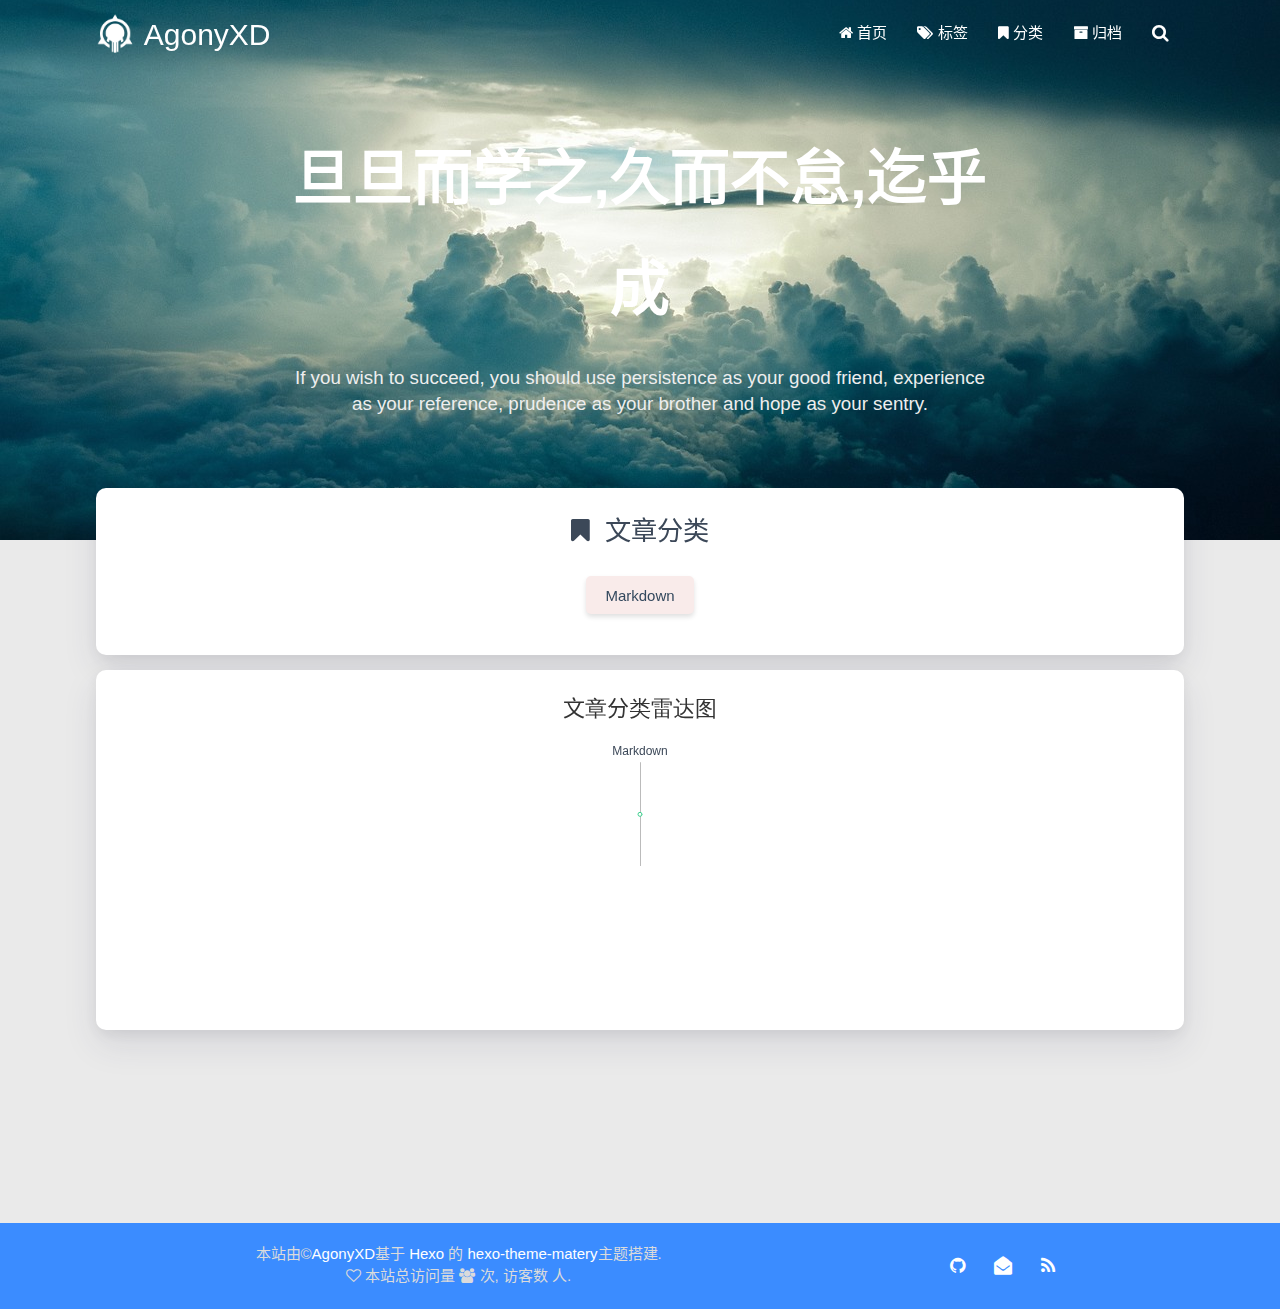
<file: categories/index.html>
<!DOCTYPE HTML>
<html lang="zh-CN">


<head><meta name="generator" content="Hexo 3.9.0">
    <meta charset="utf-8">
    <meta name="keywords" content="分类, AgonyXD">
    <meta name="description" content="分类 | AgonyXD">
    <meta http-equiv="X-UA-Compatible" content="IE=edge">
    <meta name="viewport" content="width=device-width, initial-scale=1.0, user-scalable=no">
    <meta name="renderer" content="webkit|ie-stand|ie-comp">
    <meta name="mobile-web-app-capable" content="yes">
    <meta name="format-detection" content="telephone=no">
    <meta name="apple-mobile-web-app-capable" content="yes">
    <meta name="apple-mobile-web-app-status-bar-style" content="black-translucent">
    <title>分类 | AgonyXD</title>
    <link rel="icon" type="image/png" href="/favicon.png">

    <link rel="stylesheet" type="text/css" href="/libs/awesome/css/font-awesome.min.css">
    <link rel="stylesheet" type="text/css" href="/libs/materialize/materialize.min.css">
    <link rel="stylesheet" type="text/css" href="/libs/aos/aos.css">
    <link rel="stylesheet" type="text/css" href="/libs/animate/animate.min.css">
    <link rel="stylesheet" type="text/css" href="/libs/lightGallery/css/lightgallery.min.css">
    <link rel="stylesheet" type="text/css" href="/css/matery.css">
    <link rel="stylesheet" type="text/css" href="/css/my.css">
    <style type="text/css">
        
    </style>

    <script src="/libs/jquery/jquery-2.2.0.min.js"></script>
<link rel="stylesheet" href="/css/prism-tomorrow.css" type="text/css"></head>


<body>

<header class="navbar-fixed">
    <nav id="headNav" class="bg-color nav-transparent">
        <div id="navContainer" class="nav-wrapper container">
            <div class="brand-logo">
                <a href="/" class="waves-effect waves-light">
                    
                    <img src="/medias/logo.png" class="logo-img" alt="LOGO">
                    
                    <span class="logo-span">AgonyXD</span>
                </a>
            </div>
            

<a href="#" data-target="mobile-nav" class="sidenav-trigger button-collapse"><i class="fa fa-navicon"></i></a>
<ul class="right">
    
    <li class="hide-on-med-and-down">
        <a href="/" class="waves-effect waves-light">
            
            <i class="fa fa-home"></i>
            
            <span>首页</span>
        </a>
    </li>
    
    <li class="hide-on-med-and-down">
        <a href="/tags" class="waves-effect waves-light">
            
            <i class="fa fa-tags"></i>
            
            <span>标签</span>
        </a>
    </li>
    
    <li class="hide-on-med-and-down">
        <a href="/categories" class="waves-effect waves-light">
            
            <i class="fa fa-bookmark"></i>
            
            <span>分类</span>
        </a>
    </li>
    
    <li class="hide-on-med-and-down">
        <a href="/archives" class="waves-effect waves-light">
            
            <i class="fa fa-archive"></i>
            
            <span>归档</span>
        </a>
    </li>
    
    <li>
        <a href="#searchModal" class="modal-trigger waves-effect waves-light">
            <i id="searchIcon" class="fa fa-search" title="搜索"></i>
        </a>
    </li>
</ul>

<div id="mobile-nav" class="side-nav sidenav">

    <div class="mobile-head bg-color">
        
        <img src="/medias/logo.png" class="logo-img circle responsive-img">
        
        <div class="logo-name">AgonyXD</div>
        <div class="logo-desc">
            
            If you wish to succeed, you should use persistence as your good friend, experience as your reference, prudence as your brother and hope as your sentry.
            
        </div>
    </div>

    

    <ul class="menu-list mobile-menu-list">
        
        <li>
            <a href="/" class="waves-effect waves-light">
                
                <i class="fa fa-fw fa-home"></i>
                
                首页
            </a>
        </li>
        
        <li>
            <a href="/tags" class="waves-effect waves-light">
                
                <i class="fa fa-fw fa-tags"></i>
                
                标签
            </a>
        </li>
        
        <li>
            <a href="/categories" class="waves-effect waves-light">
                
                <i class="fa fa-fw fa-bookmark"></i>
                
                分类
            </a>
        </li>
        
        <li>
            <a href="/archives" class="waves-effect waves-light">
                
                <i class="fa fa-fw fa-archive"></i>
                
                归档
            </a>
        </li>
        
        
        <li><div class="divider"></div></li>
        <li>
            <a href="https://github.com/AgonyXD" class="waves-effect waves-light" target="_blank">
                <i class="fa fa-github-square fa-fw"></i>Fork Me
            </a>
        </li>
        
    </ul>
</div>

        </div>

        
            <style>
    .nav-transparent .github-corner {
        display: none !important;
    }

    .github-corner {
        position: absolute;
        z-index: 10;
        top: 0;
        right: 0;
        border: 0;
        transform: scale(1.1);
    }

    .github-corner svg {
        color: #3b8cff;
        fill: #fff;
        height: 64px;
        width: 64px;
    }

    .github-corner:hover .octo-arm {
        animation: a 0.56s ease-in-out;
    }

    .github-corner .octo-arm {
        animation: none;
    }

    @keyframes a {
        0%,
        to {
            transform: rotate(0);
        }
        20%,
        60% {
            transform: rotate(-25deg);
        }
        40%,
        80% {
            transform: rotate(10deg);
        }
    }
</style>

<a href="https://github.com/AgonyXD" class="github-corner tooltipped hide-on-med-and-down" target="_blank"
   data-tooltip="Fork Me" data-position="left" data-delay="50">
    <svg viewBox="0 0 250 250" aria-hidden="true">
        <path d="M0,0 L115,115 L130,115 L142,142 L250,250 L250,0 Z"></path>
        <path d="M128.3,109.0 C113.8,99.7 119.0,89.6 119.0,89.6 C122.0,82.7 120.5,78.6 120.5,78.6 C119.2,72.0 123.4,76.3 123.4,76.3 C127.3,80.9 125.5,87.3 125.5,87.3 C122.9,97.6 130.6,101.9 134.4,103.2"
              fill="currentColor" style="transform-origin: 130px 106px;" class="octo-arm"></path>
        <path d="M115.0,115.0 C114.9,115.1 118.7,116.5 119.8,115.4 L133.7,101.6 C136.9,99.2 139.9,98.4 142.2,98.6 C133.8,88.0 127.5,74.4 143.8,58.0 C148.5,53.4 154.0,51.2 159.7,51.0 C160.3,49.4 163.2,43.6 171.4,40.1 C171.4,40.1 176.1,42.5 178.8,56.2 C183.1,58.6 187.2,61.8 190.9,65.4 C194.5,69.0 197.7,73.2 200.1,77.6 C213.8,80.2 216.3,84.9 216.3,84.9 C212.7,93.1 206.9,96.0 205.4,96.6 C205.1,102.4 203.0,107.8 198.3,112.5 C181.9,128.9 168.3,122.5 157.7,114.1 C157.9,116.9 156.7,120.9 152.7,124.9 L141.0,136.5 C139.8,137.7 141.6,141.9 141.8,141.8 Z"
              fill="currentColor" class="octo-body"></path>
    </svg>
</a>
        
    </nav>

</header>

<div class="bg-cover pd-header about-cover">
    <div class="container">
    <div class="row">
    <div class="col s10 offset-s1 m8 offset-m2 l8 offset-l2">
        <div class="brand">
            <div class="title center-align">
                
                    旦旦而学之,久而不怠,迄乎成
                
            </div>

            <div class="description center-align">
                
                    If you wish to succeed, you should use persistence as your good friend, experience as your reference, prudence as your brother and hope as your sentry.
                
            </div>
        </div>
    </div>
</div>
<script>
// 每天切换 banner 图.  Switch banner image every day.
$('.bg-cover').css('background-image', 'url(/medias/banner/' + new Date().getDay() + '.jpg)');
</script>
    </div>
</div>

<main class="content">

    

<div id="category-cloud" class="container chip-container">
    <div class="card">
        <div class="card-content">
            <div class="tag-title center-align">
                <i class="fa fa-bookmark"></i>&nbsp;&nbsp;文章分类
            </div>
            <div class="tag-chips">
                
                
                
                <a href="/categories/Markdown/" title="Markdown: 1">
                    <span class="chip center-align waves-effect waves-light
                             chip-default "
                            style="background-color: #F9EBEA;">Markdown
                        <span class="tag-length">1</span>
                    </span>
                </a>
                
                
            </div>
        </div>
    </div>
</div>

    
    <style type="text/css">
    #category-radar {
        width: 100%;
        height: 360px;
    }
</style>

<div class="container" data-aos="fade-up">
    <div class="card">
        <div id="category-radar" class="card-content"></div>
    </div>
</div>

<script type="text/javascript" src="/libs/echarts/echarts.min.js"></script>
<script type="text/javascript">
    let radarChart = echarts.init(document.getElementById('category-radar'));

    

    let option = {
        title: {
            left: 'center',
            text: '文章分类雷达图',
            textStyle: {
                fontWeight: 500,
                fontSize: 22
            }
        },
        tooltip: {},
        radar: {
            name: {
                textStyle: {
                    color: '#3C4858'
                }
            },
            indicator: [{"name":"Markdown","max":2}],
            nameGap: 5,
            center: ['50%','55%'],
            radius: '66%'
        },
        series: [{
            type: 'radar',
            color: ['#3ecf8e'],
            itemStyle: {normal: {areaStyle: {type: 'default'}}},
            data : [
                {
                    value : [1],
                    name : '文章分类数量'
                }
            ]
        }]
    };

    radarChart.setOption(option);
</script>
    

</main>

<footer class="page-footer bg-color">
    <div class="container row center-align">
        <div class="col s12 m8 l8 copy-right">
            本站由&copy;<a href="https://agonyxd.github.io/" target="_blank">AgonyXD</a>基于
            <a href="https://hexo.io/" target="_blank">Hexo</a> 的
            <a href="https://github.com/blinkfox/hexo-theme-matery" target="_blank">hexo-theme-matery</a>主题搭建.

            

            
			
                <br>
                
                <span id="busuanzi_container_site_pv">
                    <i class="fa fa-heart-o"></i>
                    本站总访问量 <span id="busuanzi_value_site_pv" class="white-color"></span>
                </span>
                
                
                <span id="busuanzi_container_site_uv">
                    <i class="fa fa-users"></i>
                    次,&nbsp;访客数 <span id="busuanzi_value_site_uv" class="white-color"></span> 人.
                </span>
                
            
        </div>
        <div class="col s12 m4 l4 social-link social-statis">
    <a href="https://github.com/AgonyXD" class="tooltipped" target="_blank" data-tooltip="访问我的GitHub" data-position="top" data-delay="50">
        <i class="fa fa-github"></i>
    </a>



    <a href="mailto:agonyxdd@gmail.com" class="tooltipped" target="_blank" data-tooltip="邮件联系我" data-position="top" data-delay="50">
        <i class="fa fa-envelope-open"></i>
    </a>





    <a href="/atom.xml" class="tooltipped" target="_blank" data-tooltip="RSS 订阅" data-position="top" data-delay="50">
        <i class="fa fa-rss"></i>
    </a>
</div>
    </div>
</footer>

<div class="progress-bar"></div>


<!-- 搜索遮罩框 -->
<div id="searchModal" class="modal">
    <div class="modal-content">
        <div class="search-header">
            <span class="title"><i class="fa fa-search"></i>&nbsp;&nbsp;搜索</span>
            <input type="search" id="searchInput" name="s" placeholder="请输入搜索的关键字"
                   class="search-input">
        </div>
        <div id="searchResult"></div>
    </div>
</div>

<script src="/js/search.js"></script>
<script type="text/javascript">
$(function () {
    searchFunc("/" + "search.xml", 'searchInput', 'searchResult');
});
</script>
<!-- 回到顶部按钮 -->
<div id="backTop" class="top-scroll">
    <a class="btn-floating btn-large waves-effect waves-light" href="#!">
        <i class="fa fa-angle-up"></i>
    </a>
</div>


<script src="/libs/materialize/materialize.min.js"></script>
<script src="/libs/masonry/masonry.pkgd.min.js"></script>
<script src="/libs/aos/aos.js"></script>
<script src="/libs/scrollprogress/scrollProgress.min.js"></script>
<script src="/libs/lightGallery/js/lightgallery-all.min.js"></script>
<script src="/js/matery.js"></script>

<!-- Global site tag (gtag.js) - Google Analytics -->



    <script src="/libs/others/clicklove.js"></script>


    <script async src="/libs/others/busuanzi.pure.mini.js"></script>


</body>
</html>
</file>
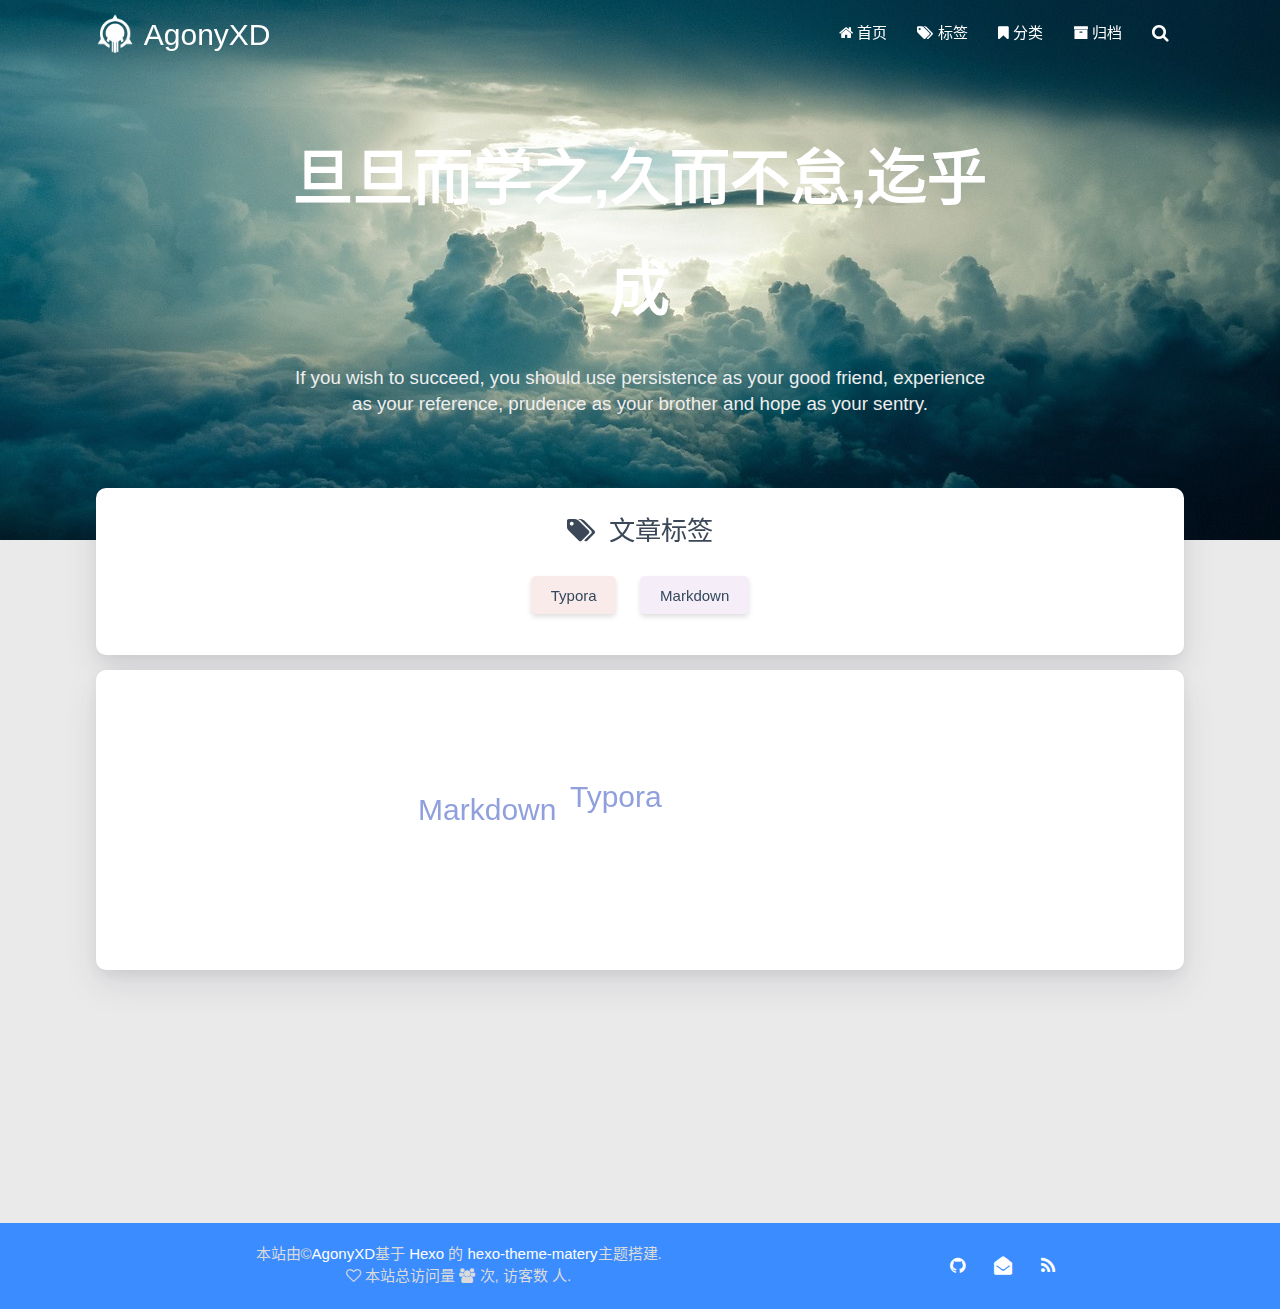
<file: tags/index.html>
<!DOCTYPE HTML>
<html lang="zh-CN">


<head><meta name="generator" content="Hexo 3.9.0">
    <meta charset="utf-8">
    <meta name="keywords" content="标签, AgonyXD">
    <meta name="description" content="标签 | AgonyXD">
    <meta http-equiv="X-UA-Compatible" content="IE=edge">
    <meta name="viewport" content="width=device-width, initial-scale=1.0, user-scalable=no">
    <meta name="renderer" content="webkit|ie-stand|ie-comp">
    <meta name="mobile-web-app-capable" content="yes">
    <meta name="format-detection" content="telephone=no">
    <meta name="apple-mobile-web-app-capable" content="yes">
    <meta name="apple-mobile-web-app-status-bar-style" content="black-translucent">
    <title>标签 | AgonyXD</title>
    <link rel="icon" type="image/png" href="/favicon.png">

    <link rel="stylesheet" type="text/css" href="/libs/awesome/css/font-awesome.min.css">
    <link rel="stylesheet" type="text/css" href="/libs/materialize/materialize.min.css">
    <link rel="stylesheet" type="text/css" href="/libs/aos/aos.css">
    <link rel="stylesheet" type="text/css" href="/libs/animate/animate.min.css">
    <link rel="stylesheet" type="text/css" href="/libs/lightGallery/css/lightgallery.min.css">
    <link rel="stylesheet" type="text/css" href="/css/matery.css">
    <link rel="stylesheet" type="text/css" href="/css/my.css">
    <style type="text/css">
        
    </style>

    <script src="/libs/jquery/jquery-2.2.0.min.js"></script>
<link rel="stylesheet" href="/css/prism-tomorrow.css" type="text/css"></head>


<body>

<header class="navbar-fixed">
    <nav id="headNav" class="bg-color nav-transparent">
        <div id="navContainer" class="nav-wrapper container">
            <div class="brand-logo">
                <a href="/" class="waves-effect waves-light">
                    
                    <img src="/medias/logo.png" class="logo-img" alt="LOGO">
                    
                    <span class="logo-span">AgonyXD</span>
                </a>
            </div>
            

<a href="#" data-target="mobile-nav" class="sidenav-trigger button-collapse"><i class="fa fa-navicon"></i></a>
<ul class="right">
    
    <li class="hide-on-med-and-down">
        <a href="/" class="waves-effect waves-light">
            
            <i class="fa fa-home"></i>
            
            <span>首页</span>
        </a>
    </li>
    
    <li class="hide-on-med-and-down">
        <a href="/tags" class="waves-effect waves-light">
            
            <i class="fa fa-tags"></i>
            
            <span>标签</span>
        </a>
    </li>
    
    <li class="hide-on-med-and-down">
        <a href="/categories" class="waves-effect waves-light">
            
            <i class="fa fa-bookmark"></i>
            
            <span>分类</span>
        </a>
    </li>
    
    <li class="hide-on-med-and-down">
        <a href="/archives" class="waves-effect waves-light">
            
            <i class="fa fa-archive"></i>
            
            <span>归档</span>
        </a>
    </li>
    
    <li>
        <a href="#searchModal" class="modal-trigger waves-effect waves-light">
            <i id="searchIcon" class="fa fa-search" title="搜索"></i>
        </a>
    </li>
</ul>

<div id="mobile-nav" class="side-nav sidenav">

    <div class="mobile-head bg-color">
        
        <img src="/medias/logo.png" class="logo-img circle responsive-img">
        
        <div class="logo-name">AgonyXD</div>
        <div class="logo-desc">
            
            If you wish to succeed, you should use persistence as your good friend, experience as your reference, prudence as your brother and hope as your sentry.
            
        </div>
    </div>

    

    <ul class="menu-list mobile-menu-list">
        
        <li>
            <a href="/" class="waves-effect waves-light">
                
                <i class="fa fa-fw fa-home"></i>
                
                首页
            </a>
        </li>
        
        <li>
            <a href="/tags" class="waves-effect waves-light">
                
                <i class="fa fa-fw fa-tags"></i>
                
                标签
            </a>
        </li>
        
        <li>
            <a href="/categories" class="waves-effect waves-light">
                
                <i class="fa fa-fw fa-bookmark"></i>
                
                分类
            </a>
        </li>
        
        <li>
            <a href="/archives" class="waves-effect waves-light">
                
                <i class="fa fa-fw fa-archive"></i>
                
                归档
            </a>
        </li>
        
        
        <li><div class="divider"></div></li>
        <li>
            <a href="https://github.com/AgonyXD" class="waves-effect waves-light" target="_blank">
                <i class="fa fa-github-square fa-fw"></i>Fork Me
            </a>
        </li>
        
    </ul>
</div>

        </div>

        
            <style>
    .nav-transparent .github-corner {
        display: none !important;
    }

    .github-corner {
        position: absolute;
        z-index: 10;
        top: 0;
        right: 0;
        border: 0;
        transform: scale(1.1);
    }

    .github-corner svg {
        color: #3b8cff;
        fill: #fff;
        height: 64px;
        width: 64px;
    }

    .github-corner:hover .octo-arm {
        animation: a 0.56s ease-in-out;
    }

    .github-corner .octo-arm {
        animation: none;
    }

    @keyframes a {
        0%,
        to {
            transform: rotate(0);
        }
        20%,
        60% {
            transform: rotate(-25deg);
        }
        40%,
        80% {
            transform: rotate(10deg);
        }
    }
</style>

<a href="https://github.com/AgonyXD" class="github-corner tooltipped hide-on-med-and-down" target="_blank"
   data-tooltip="Fork Me" data-position="left" data-delay="50">
    <svg viewBox="0 0 250 250" aria-hidden="true">
        <path d="M0,0 L115,115 L130,115 L142,142 L250,250 L250,0 Z"></path>
        <path d="M128.3,109.0 C113.8,99.7 119.0,89.6 119.0,89.6 C122.0,82.7 120.5,78.6 120.5,78.6 C119.2,72.0 123.4,76.3 123.4,76.3 C127.3,80.9 125.5,87.3 125.5,87.3 C122.9,97.6 130.6,101.9 134.4,103.2"
              fill="currentColor" style="transform-origin: 130px 106px;" class="octo-arm"></path>
        <path d="M115.0,115.0 C114.9,115.1 118.7,116.5 119.8,115.4 L133.7,101.6 C136.9,99.2 139.9,98.4 142.2,98.6 C133.8,88.0 127.5,74.4 143.8,58.0 C148.5,53.4 154.0,51.2 159.7,51.0 C160.3,49.4 163.2,43.6 171.4,40.1 C171.4,40.1 176.1,42.5 178.8,56.2 C183.1,58.6 187.2,61.8 190.9,65.4 C194.5,69.0 197.7,73.2 200.1,77.6 C213.8,80.2 216.3,84.9 216.3,84.9 C212.7,93.1 206.9,96.0 205.4,96.6 C205.1,102.4 203.0,107.8 198.3,112.5 C181.9,128.9 168.3,122.5 157.7,114.1 C157.9,116.9 156.7,120.9 152.7,124.9 L141.0,136.5 C139.8,137.7 141.6,141.9 141.8,141.8 Z"
              fill="currentColor" class="octo-body"></path>
    </svg>
</a>
        
    </nav>

</header>

<div class="bg-cover pd-header about-cover">
    <div class="container">
    <div class="row">
    <div class="col s10 offset-s1 m8 offset-m2 l8 offset-l2">
        <div class="brand">
            <div class="title center-align">
                
                    旦旦而学之,久而不怠,迄乎成
                
            </div>

            <div class="description center-align">
                
                    If you wish to succeed, you should use persistence as your good friend, experience as your reference, prudence as your brother and hope as your sentry.
                
            </div>
        </div>
    </div>
</div>
<script>
// 每天切换 banner 图.  Switch banner image every day.
$('.bg-cover').css('background-image', 'url(/medias/banner/' + new Date().getDay() + '.jpg)');
</script>
    </div>
</div>

<main class="content">

    

<div id="tags" class="container chip-container">
    <div class="card">
        <div class="card-content">
            <div class="tag-title center-align">
                <i class="fa fa-tags"></i>&nbsp;&nbsp;文章标签
            </div>
            <div class="tag-chips">
                
                
                <a href="/tags/Typora/" title="Typora: 1">
                    <span class="chip center-align waves-effect waves-light
                             chip-default "
                            data-tagname="Typora" style="background-color: #F9EBEA;">Typora
                        <span class="tag-length">1</span>
                    </span>
                </a>
                
                
                <a href="/tags/Markdown/" title="Markdown: 1">
                    <span class="chip center-align waves-effect waves-light
                             chip-default "
                            data-tagname="Markdown" style="background-color: #F5EEF8;">Markdown
                        <span class="tag-length">1</span>
                    </span>
                </a>
                
            </div>
        </div>
    </div>
</div>

    
    <link rel="stylesheet" type="text/css" href="/libs/jqcloud/jqcloud.css">
<style type="text/css">
    #tag-wordcloud {
        width: 100%;
        height: 300px;
    }
</style>

<div class="container" data-aos="fade-up">
    <div class="card">
        <div id="tag-wordcloud" class="card-content"></div>
    </div>
</div>

<script type="text/javascript" src="/libs/jqcloud/jqcloud-1.0.4.min.js"></script>
<script type="text/javascript">
    

    $('#tag-wordcloud').jQCloud([{"text":"Typora","weight":1,"link":"https://agonyxd.github.io/tags/Typora/"},{"text":"Markdown","weight":1,"link":"https://agonyxd.github.io/tags/Markdown/"}], {
        autoResize: true
    });
</script>
    

</main>

<footer class="page-footer bg-color">
    <div class="container row center-align">
        <div class="col s12 m8 l8 copy-right">
            本站由&copy;<a href="https://agonyxd.github.io/" target="_blank">AgonyXD</a>基于
            <a href="https://hexo.io/" target="_blank">Hexo</a> 的
            <a href="https://github.com/blinkfox/hexo-theme-matery" target="_blank">hexo-theme-matery</a>主题搭建.

            

            
			
                <br>
                
                <span id="busuanzi_container_site_pv">
                    <i class="fa fa-heart-o"></i>
                    本站总访问量 <span id="busuanzi_value_site_pv" class="white-color"></span>
                </span>
                
                
                <span id="busuanzi_container_site_uv">
                    <i class="fa fa-users"></i>
                    次,&nbsp;访客数 <span id="busuanzi_value_site_uv" class="white-color"></span> 人.
                </span>
                
            
        </div>
        <div class="col s12 m4 l4 social-link social-statis">
    <a href="https://github.com/AgonyXD" class="tooltipped" target="_blank" data-tooltip="访问我的GitHub" data-position="top" data-delay="50">
        <i class="fa fa-github"></i>
    </a>



    <a href="mailto:agonyxdd@gmail.com" class="tooltipped" target="_blank" data-tooltip="邮件联系我" data-position="top" data-delay="50">
        <i class="fa fa-envelope-open"></i>
    </a>





    <a href="/atom.xml" class="tooltipped" target="_blank" data-tooltip="RSS 订阅" data-position="top" data-delay="50">
        <i class="fa fa-rss"></i>
    </a>
</div>
    </div>
</footer>

<div class="progress-bar"></div>


<!-- 搜索遮罩框 -->
<div id="searchModal" class="modal">
    <div class="modal-content">
        <div class="search-header">
            <span class="title"><i class="fa fa-search"></i>&nbsp;&nbsp;搜索</span>
            <input type="search" id="searchInput" name="s" placeholder="请输入搜索的关键字"
                   class="search-input">
        </div>
        <div id="searchResult"></div>
    </div>
</div>

<script src="/js/search.js"></script>
<script type="text/javascript">
$(function () {
    searchFunc("/" + "search.xml", 'searchInput', 'searchResult');
});
</script>
<!-- 回到顶部按钮 -->
<div id="backTop" class="top-scroll">
    <a class="btn-floating btn-large waves-effect waves-light" href="#!">
        <i class="fa fa-angle-up"></i>
    </a>
</div>


<script src="/libs/materialize/materialize.min.js"></script>
<script src="/libs/masonry/masonry.pkgd.min.js"></script>
<script src="/libs/aos/aos.js"></script>
<script src="/libs/scrollprogress/scrollProgress.min.js"></script>
<script src="/libs/lightGallery/js/lightgallery-all.min.js"></script>
<script src="/js/matery.js"></script>

<!-- Global site tag (gtag.js) - Google Analytics -->



    <script src="/libs/others/clicklove.js"></script>


    <script async src="/libs/others/busuanzi.pure.mini.js"></script>


</body>
</html>
</file>
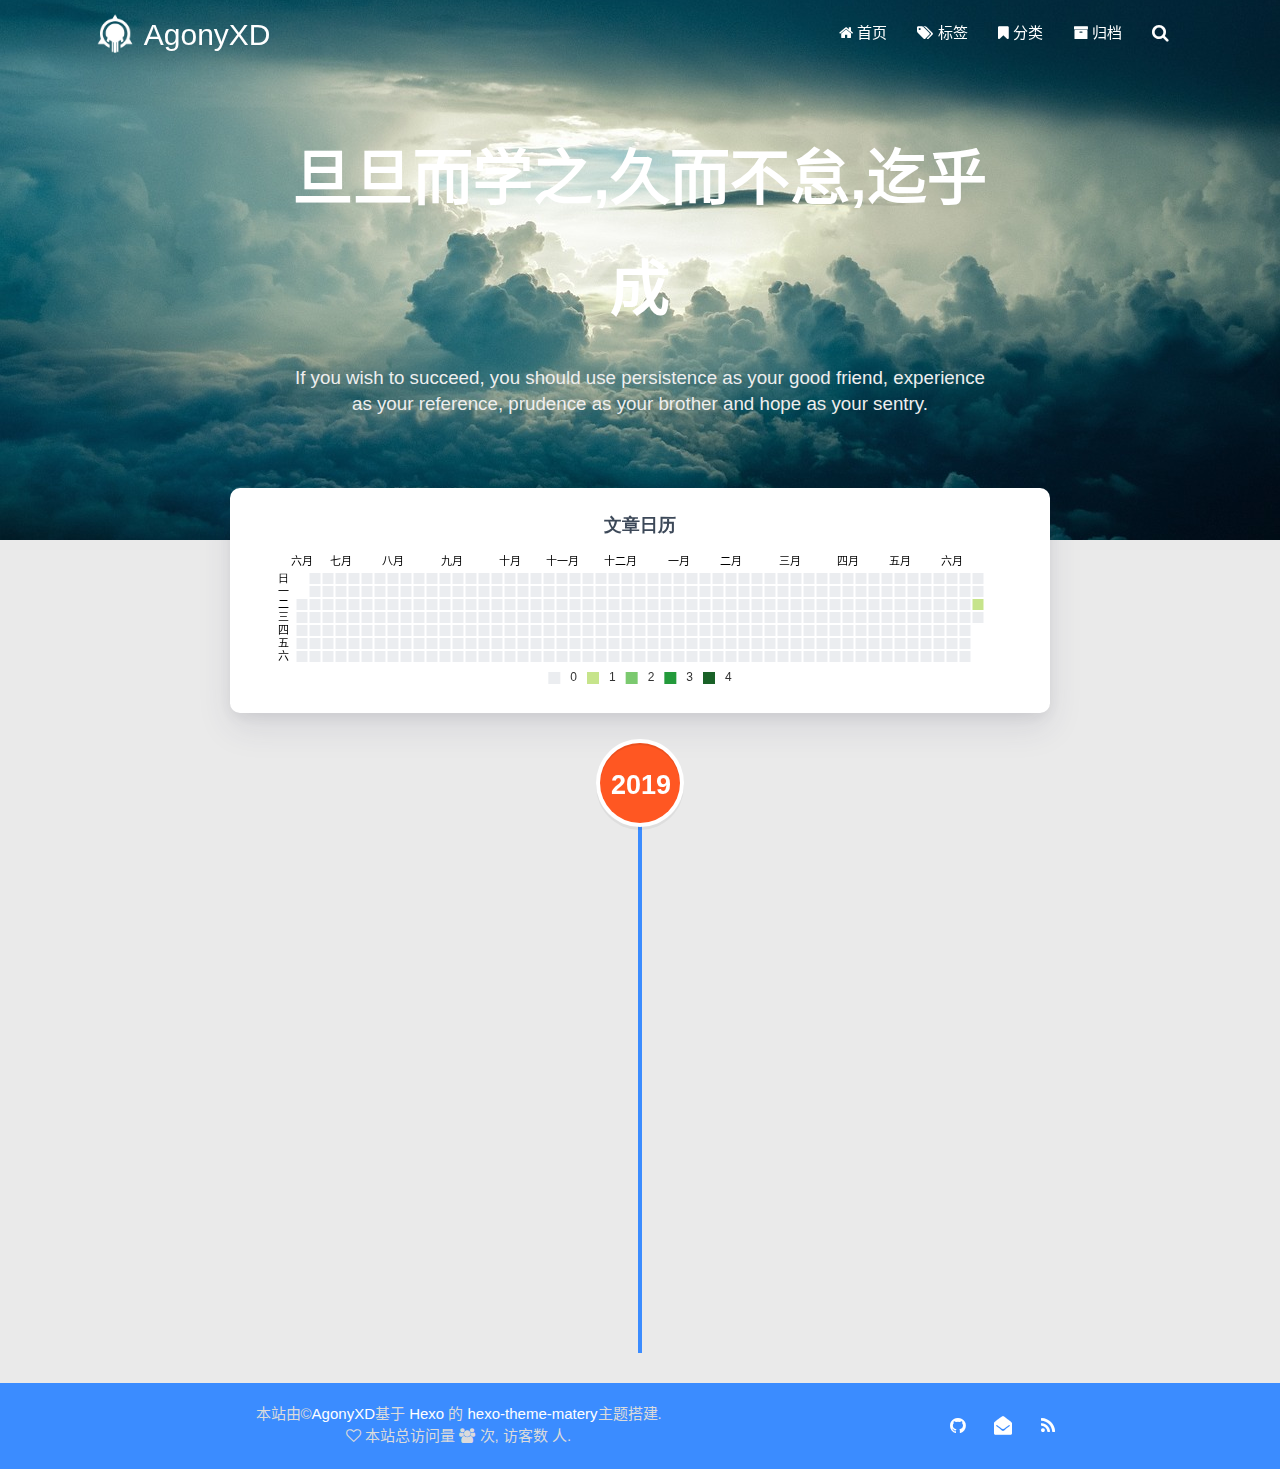
<file: archives/2019/index.html>
<!DOCTYPE HTML>
<html lang="zh-CN">


<head><meta name="generator" content="Hexo 3.9.0">
    <meta charset="utf-8">
    <meta name="keywords" content="归档: 2019, AgonyXD">
    <meta name="description" content="归档: 2019 | AgonyXD">
    <meta http-equiv="X-UA-Compatible" content="IE=edge">
    <meta name="viewport" content="width=device-width, initial-scale=1.0, user-scalable=no">
    <meta name="renderer" content="webkit|ie-stand|ie-comp">
    <meta name="mobile-web-app-capable" content="yes">
    <meta name="format-detection" content="telephone=no">
    <meta name="apple-mobile-web-app-capable" content="yes">
    <meta name="apple-mobile-web-app-status-bar-style" content="black-translucent">
    <title>归档: 2019 | AgonyXD</title>
    <link rel="icon" type="image/png" href="/favicon.png">

    <link rel="stylesheet" type="text/css" href="/libs/awesome/css/font-awesome.min.css">
    <link rel="stylesheet" type="text/css" href="/libs/materialize/materialize.min.css">
    <link rel="stylesheet" type="text/css" href="/libs/aos/aos.css">
    <link rel="stylesheet" type="text/css" href="/libs/animate/animate.min.css">
    <link rel="stylesheet" type="text/css" href="/libs/lightGallery/css/lightgallery.min.css">
    <link rel="stylesheet" type="text/css" href="/css/matery.css">
    <link rel="stylesheet" type="text/css" href="/css/my.css">
    <style type="text/css">
        
    </style>

    <script src="/libs/jquery/jquery-2.2.0.min.js"></script>
<link rel="stylesheet" href="/css/prism-tomorrow.css" type="text/css"></head>


<body>

<header class="navbar-fixed">
    <nav id="headNav" class="bg-color nav-transparent">
        <div id="navContainer" class="nav-wrapper container">
            <div class="brand-logo">
                <a href="/" class="waves-effect waves-light">
                    
                    <img src="/medias/logo.png" class="logo-img" alt="LOGO">
                    
                    <span class="logo-span">AgonyXD</span>
                </a>
            </div>
            

<a href="#" data-target="mobile-nav" class="sidenav-trigger button-collapse"><i class="fa fa-navicon"></i></a>
<ul class="right">
    
    <li class="hide-on-med-and-down">
        <a href="/" class="waves-effect waves-light">
            
            <i class="fa fa-home"></i>
            
            <span>首页</span>
        </a>
    </li>
    
    <li class="hide-on-med-and-down">
        <a href="/tags" class="waves-effect waves-light">
            
            <i class="fa fa-tags"></i>
            
            <span>标签</span>
        </a>
    </li>
    
    <li class="hide-on-med-and-down">
        <a href="/categories" class="waves-effect waves-light">
            
            <i class="fa fa-bookmark"></i>
            
            <span>分类</span>
        </a>
    </li>
    
    <li class="hide-on-med-and-down">
        <a href="/archives" class="waves-effect waves-light">
            
            <i class="fa fa-archive"></i>
            
            <span>归档</span>
        </a>
    </li>
    
    <li>
        <a href="#searchModal" class="modal-trigger waves-effect waves-light">
            <i id="searchIcon" class="fa fa-search" title="搜索"></i>
        </a>
    </li>
</ul>

<div id="mobile-nav" class="side-nav sidenav">

    <div class="mobile-head bg-color">
        
        <img src="/medias/logo.png" class="logo-img circle responsive-img">
        
        <div class="logo-name">AgonyXD</div>
        <div class="logo-desc">
            
            If you wish to succeed, you should use persistence as your good friend, experience as your reference, prudence as your brother and hope as your sentry.
            
        </div>
    </div>

    

    <ul class="menu-list mobile-menu-list">
        
        <li>
            <a href="/" class="waves-effect waves-light">
                
                <i class="fa fa-fw fa-home"></i>
                
                首页
            </a>
        </li>
        
        <li>
            <a href="/tags" class="waves-effect waves-light">
                
                <i class="fa fa-fw fa-tags"></i>
                
                标签
            </a>
        </li>
        
        <li>
            <a href="/categories" class="waves-effect waves-light">
                
                <i class="fa fa-fw fa-bookmark"></i>
                
                分类
            </a>
        </li>
        
        <li>
            <a href="/archives" class="waves-effect waves-light">
                
                <i class="fa fa-fw fa-archive"></i>
                
                归档
            </a>
        </li>
        
        
        <li><div class="divider"></div></li>
        <li>
            <a href="https://github.com/AgonyXD" class="waves-effect waves-light" target="_blank">
                <i class="fa fa-github-square fa-fw"></i>Fork Me
            </a>
        </li>
        
    </ul>
</div>

        </div>

        
            <style>
    .nav-transparent .github-corner {
        display: none !important;
    }

    .github-corner {
        position: absolute;
        z-index: 10;
        top: 0;
        right: 0;
        border: 0;
        transform: scale(1.1);
    }

    .github-corner svg {
        color: #3b8cff;
        fill: #fff;
        height: 64px;
        width: 64px;
    }

    .github-corner:hover .octo-arm {
        animation: a 0.56s ease-in-out;
    }

    .github-corner .octo-arm {
        animation: none;
    }

    @keyframes a {
        0%,
        to {
            transform: rotate(0);
        }
        20%,
        60% {
            transform: rotate(-25deg);
        }
        40%,
        80% {
            transform: rotate(10deg);
        }
    }
</style>

<a href="https://github.com/AgonyXD" class="github-corner tooltipped hide-on-med-and-down" target="_blank"
   data-tooltip="Fork Me" data-position="left" data-delay="50">
    <svg viewBox="0 0 250 250" aria-hidden="true">
        <path d="M0,0 L115,115 L130,115 L142,142 L250,250 L250,0 Z"></path>
        <path d="M128.3,109.0 C113.8,99.7 119.0,89.6 119.0,89.6 C122.0,82.7 120.5,78.6 120.5,78.6 C119.2,72.0 123.4,76.3 123.4,76.3 C127.3,80.9 125.5,87.3 125.5,87.3 C122.9,97.6 130.6,101.9 134.4,103.2"
              fill="currentColor" style="transform-origin: 130px 106px;" class="octo-arm"></path>
        <path d="M115.0,115.0 C114.9,115.1 118.7,116.5 119.8,115.4 L133.7,101.6 C136.9,99.2 139.9,98.4 142.2,98.6 C133.8,88.0 127.5,74.4 143.8,58.0 C148.5,53.4 154.0,51.2 159.7,51.0 C160.3,49.4 163.2,43.6 171.4,40.1 C171.4,40.1 176.1,42.5 178.8,56.2 C183.1,58.6 187.2,61.8 190.9,65.4 C194.5,69.0 197.7,73.2 200.1,77.6 C213.8,80.2 216.3,84.9 216.3,84.9 C212.7,93.1 206.9,96.0 205.4,96.6 C205.1,102.4 203.0,107.8 198.3,112.5 C181.9,128.9 168.3,122.5 157.7,114.1 C157.9,116.9 156.7,120.9 152.7,124.9 L141.0,136.5 C139.8,137.7 141.6,141.9 141.8,141.8 Z"
              fill="currentColor" class="octo-body"></path>
    </svg>
</a>
        
    </nav>

</header>

<div class="bg-cover pd-header about-cover">
    <div class="container">
    <div class="row">
    <div class="col s10 offset-s1 m8 offset-m2 l8 offset-l2">
        <div class="brand">
            <div class="title center-align">
                
                    旦旦而学之,久而不怠,迄乎成
                
            </div>

            <div class="description center-align">
                
                    If you wish to succeed, you should use persistence as your good friend, experience as your reference, prudence as your brother and hope as your sentry.
                
            </div>
        </div>
    </div>
</div>
<script>
// 每天切换 banner 图.  Switch banner image every day.
$('.bg-cover').css('background-image', 'url(/medias/banner/' + new Date().getDay() + '.jpg)');
</script>
    </div>
</div>

<main class="content">

    
    <div class="container archive-calendar">
    <div class="card">
        <div id="post-calendar" class="card-content"></div>
    </div>
</div>

<script type="text/javascript" src="/libs/echarts/echarts.min.js"></script>
<script type="text/javascript">
    let myChart = echarts.init(document.getElementById('post-calendar'));

    

    let option = {
        title: {
            top: 0,
            text: '文章日历',
            left: 'center',
            textStyle: {
                color: '#3C4858'
            }
        },
        tooltip: {
            padding: 10,
            backgroundColor: '#555',
            borderColor: '#777',
            borderWidth: 1,
            formatter: function (obj) {
                var value = obj.value;
                return '<div style="font-size: 14px;">' + value[0] + '：' + value[1] + '</div>';
            }
        },
        visualMap: {
            show: true,
            showLabel: true,
            categories: [0, 1, 2, 3, 4],
            calculable: true,
            inRange: {
                symbol: 'rect',
                color: ['#ebedf0', '#c6e48b', '#7bc96f', '#239a3b', '#196127']
            },
            itemWidth: 12,
            itemHeight: 12,
            orient: 'horizontal',
            left: 'center',
            bottom: 0
        },
        calendar: [{
            left: 'center',
            range: ["2018-06-26", "2019-06-26"],
            cellSize: [13, 13],
            splitLine: {
                show: false
            },
            itemStyle: {
                borderColor: '#fff',
                borderWidth: 2
            },
            yearLabel: {
                show: false
            },
            monthLabel: {
                nameMap: 'cn',
                fontSize: 11
            },
            dayLabel: {
                formatter: '{start}  1st',
                nameMap: 'cn',
                fontSize: 11
            }
        }],
        series: [{
            type: 'heatmap',
            coordinateSystem: 'calendar',
            calendarIndex: 0,
            data: [["2018-06-26", 0], ["2018-06-27", 0], ["2018-06-28", 0], ["2018-06-29", 0], ["2018-06-30", 0], ["2018-07-01", 0], ["2018-07-02", 0], ["2018-07-03", 0], ["2018-07-04", 0], ["2018-07-05", 0], ["2018-07-06", 0], ["2018-07-07", 0], ["2018-07-08", 0], ["2018-07-09", 0], ["2018-07-10", 0], ["2018-07-11", 0], ["2018-07-12", 0], ["2018-07-13", 0], ["2018-07-14", 0], ["2018-07-15", 0], ["2018-07-16", 0], ["2018-07-17", 0], ["2018-07-18", 0], ["2018-07-19", 0], ["2018-07-20", 0], ["2018-07-21", 0], ["2018-07-22", 0], ["2018-07-23", 0], ["2018-07-24", 0], ["2018-07-25", 0], ["2018-07-26", 0], ["2018-07-27", 0], ["2018-07-28", 0], ["2018-07-29", 0], ["2018-07-30", 0], ["2018-07-31", 0], ["2018-08-01", 0], ["2018-08-02", 0], ["2018-08-03", 0], ["2018-08-04", 0], ["2018-08-05", 0], ["2018-08-06", 0], ["2018-08-07", 0], ["2018-08-08", 0], ["2018-08-09", 0], ["2018-08-10", 0], ["2018-08-11", 0], ["2018-08-12", 0], ["2018-08-13", 0], ["2018-08-14", 0], ["2018-08-15", 0], ["2018-08-16", 0], ["2018-08-17", 0], ["2018-08-18", 0], ["2018-08-19", 0], ["2018-08-20", 0], ["2018-08-21", 0], ["2018-08-22", 0], ["2018-08-23", 0], ["2018-08-24", 0], ["2018-08-25", 0], ["2018-08-26", 0], ["2018-08-27", 0], ["2018-08-28", 0], ["2018-08-29", 0], ["2018-08-30", 0], ["2018-08-31", 0], ["2018-09-01", 0], ["2018-09-02", 0], ["2018-09-03", 0], ["2018-09-04", 0], ["2018-09-05", 0], ["2018-09-06", 0], ["2018-09-07", 0], ["2018-09-08", 0], ["2018-09-09", 0], ["2018-09-10", 0], ["2018-09-11", 0], ["2018-09-12", 0], ["2018-09-13", 0], ["2018-09-14", 0], ["2018-09-15", 0], ["2018-09-16", 0], ["2018-09-17", 0], ["2018-09-18", 0], ["2018-09-19", 0], ["2018-09-20", 0], ["2018-09-21", 0], ["2018-09-22", 0], ["2018-09-23", 0], ["2018-09-24", 0], ["2018-09-25", 0], ["2018-09-26", 0], ["2018-09-27", 0], ["2018-09-28", 0], ["2018-09-29", 0], ["2018-09-30", 0], ["2018-10-01", 0], ["2018-10-02", 0], ["2018-10-03", 0], ["2018-10-04", 0], ["2018-10-05", 0], ["2018-10-06", 0], ["2018-10-07", 0], ["2018-10-08", 0], ["2018-10-09", 0], ["2018-10-10", 0], ["2018-10-11", 0], ["2018-10-12", 0], ["2018-10-13", 0], ["2018-10-14", 0], ["2018-10-15", 0], ["2018-10-16", 0], ["2018-10-17", 0], ["2018-10-18", 0], ["2018-10-19", 0], ["2018-10-20", 0], ["2018-10-21", 0], ["2018-10-22", 0], ["2018-10-23", 0], ["2018-10-24", 0], ["2018-10-25", 0], ["2018-10-26", 0], ["2018-10-27", 0], ["2018-10-28", 0], ["2018-10-29", 0], ["2018-10-30", 0], ["2018-10-31", 0], ["2018-11-01", 0], ["2018-11-02", 0], ["2018-11-03", 0], ["2018-11-04", 0], ["2018-11-05", 0], ["2018-11-06", 0], ["2018-11-07", 0], ["2018-11-08", 0], ["2018-11-09", 0], ["2018-11-10", 0], ["2018-11-11", 0], ["2018-11-12", 0], ["2018-11-13", 0], ["2018-11-14", 0], ["2018-11-15", 0], ["2018-11-16", 0], ["2018-11-17", 0], ["2018-11-18", 0], ["2018-11-19", 0], ["2018-11-20", 0], ["2018-11-21", 0], ["2018-11-22", 0], ["2018-11-23", 0], ["2018-11-24", 0], ["2018-11-25", 0], ["2018-11-26", 0], ["2018-11-27", 0], ["2018-11-28", 0], ["2018-11-29", 0], ["2018-11-30", 0], ["2018-12-01", 0], ["2018-12-02", 0], ["2018-12-03", 0], ["2018-12-04", 0], ["2018-12-05", 0], ["2018-12-06", 0], ["2018-12-07", 0], ["2018-12-08", 0], ["2018-12-09", 0], ["2018-12-10", 0], ["2018-12-11", 0], ["2018-12-12", 0], ["2018-12-13", 0], ["2018-12-14", 0], ["2018-12-15", 0], ["2018-12-16", 0], ["2018-12-17", 0], ["2018-12-18", 0], ["2018-12-19", 0], ["2018-12-20", 0], ["2018-12-21", 0], ["2018-12-22", 0], ["2018-12-23", 0], ["2018-12-24", 0], ["2018-12-25", 0], ["2018-12-26", 0], ["2018-12-27", 0], ["2018-12-28", 0], ["2018-12-29", 0], ["2018-12-30", 0], ["2018-12-31", 0], ["2019-01-01", 0], ["2019-01-02", 0], ["2019-01-03", 0], ["2019-01-04", 0], ["2019-01-05", 0], ["2019-01-06", 0], ["2019-01-07", 0], ["2019-01-08", 0], ["2019-01-09", 0], ["2019-01-10", 0], ["2019-01-11", 0], ["2019-01-12", 0], ["2019-01-13", 0], ["2019-01-14", 0], ["2019-01-15", 0], ["2019-01-16", 0], ["2019-01-17", 0], ["2019-01-18", 0], ["2019-01-19", 0], ["2019-01-20", 0], ["2019-01-21", 0], ["2019-01-22", 0], ["2019-01-23", 0], ["2019-01-24", 0], ["2019-01-25", 0], ["2019-01-26", 0], ["2019-01-27", 0], ["2019-01-28", 0], ["2019-01-29", 0], ["2019-01-30", 0], ["2019-01-31", 0], ["2019-02-01", 0], ["2019-02-02", 0], ["2019-02-03", 0], ["2019-02-04", 0], ["2019-02-05", 0], ["2019-02-06", 0], ["2019-02-07", 0], ["2019-02-08", 0], ["2019-02-09", 0], ["2019-02-10", 0], ["2019-02-11", 0], ["2019-02-12", 0], ["2019-02-13", 0], ["2019-02-14", 0], ["2019-02-15", 0], ["2019-02-16", 0], ["2019-02-17", 0], ["2019-02-18", 0], ["2019-02-19", 0], ["2019-02-20", 0], ["2019-02-21", 0], ["2019-02-22", 0], ["2019-02-23", 0], ["2019-02-24", 0], ["2019-02-25", 0], ["2019-02-26", 0], ["2019-02-27", 0], ["2019-02-28", 0], ["2019-03-01", 0], ["2019-03-02", 0], ["2019-03-03", 0], ["2019-03-04", 0], ["2019-03-05", 0], ["2019-03-06", 0], ["2019-03-07", 0], ["2019-03-08", 0], ["2019-03-09", 0], ["2019-03-10", 0], ["2019-03-11", 0], ["2019-03-12", 0], ["2019-03-13", 0], ["2019-03-14", 0], ["2019-03-15", 0], ["2019-03-16", 0], ["2019-03-17", 0], ["2019-03-18", 0], ["2019-03-19", 0], ["2019-03-20", 0], ["2019-03-21", 0], ["2019-03-22", 0], ["2019-03-23", 0], ["2019-03-24", 0], ["2019-03-25", 0], ["2019-03-26", 0], ["2019-03-27", 0], ["2019-03-28", 0], ["2019-03-29", 0], ["2019-03-30", 0], ["2019-03-31", 0], ["2019-04-01", 0], ["2019-04-02", 0], ["2019-04-03", 0], ["2019-04-04", 0], ["2019-04-05", 0], ["2019-04-06", 0], ["2019-04-07", 0], ["2019-04-08", 0], ["2019-04-09", 0], ["2019-04-10", 0], ["2019-04-11", 0], ["2019-04-12", 0], ["2019-04-13", 0], ["2019-04-14", 0], ["2019-04-15", 0], ["2019-04-16", 0], ["2019-04-17", 0], ["2019-04-18", 0], ["2019-04-19", 0], ["2019-04-20", 0], ["2019-04-21", 0], ["2019-04-22", 0], ["2019-04-23", 0], ["2019-04-24", 0], ["2019-04-25", 0], ["2019-04-26", 0], ["2019-04-27", 0], ["2019-04-28", 0], ["2019-04-29", 0], ["2019-04-30", 0], ["2019-05-01", 0], ["2019-05-02", 0], ["2019-05-03", 0], ["2019-05-04", 0], ["2019-05-05", 0], ["2019-05-06", 0], ["2019-05-07", 0], ["2019-05-08", 0], ["2019-05-09", 0], ["2019-05-10", 0], ["2019-05-11", 0], ["2019-05-12", 0], ["2019-05-13", 0], ["2019-05-14", 0], ["2019-05-15", 0], ["2019-05-16", 0], ["2019-05-17", 0], ["2019-05-18", 0], ["2019-05-19", 0], ["2019-05-20", 0], ["2019-05-21", 0], ["2019-05-22", 0], ["2019-05-23", 0], ["2019-05-24", 0], ["2019-05-25", 0], ["2019-05-26", 0], ["2019-05-27", 0], ["2019-05-28", 0], ["2019-05-29", 0], ["2019-05-30", 0], ["2019-05-31", 0], ["2019-06-01", 0], ["2019-06-02", 0], ["2019-06-03", 0], ["2019-06-04", 0], ["2019-06-05", 0], ["2019-06-06", 0], ["2019-06-07", 0], ["2019-06-08", 0], ["2019-06-09", 0], ["2019-06-10", 0], ["2019-06-11", 0], ["2019-06-12", 0], ["2019-06-13", 0], ["2019-06-14", 0], ["2019-06-15", 0], ["2019-06-16", 0], ["2019-06-17", 0], ["2019-06-18", 0], ["2019-06-19", 0], ["2019-06-20", 0], ["2019-06-21", 0], ["2019-06-22", 0], ["2019-06-23", 0], ["2019-06-24", 0], ["2019-06-25", 1], ["2019-06-26", 0]]
        }]

    };

    myChart.setOption(option);
</script>
    

    

    <div id="cd-timeline" class="container">
        
        <div class="cd-timeline-block">

            
            
            
            <div class="cd-timeline-img year" data-aos="zoom-in-up">
                <a href="/archives/2019">2019</a>
            </div>
            

            
            
            
            <div class="cd-timeline-img month" data-aos="zoom-in-up">
                <a href="/archives/2019/06">06</a>
            </div>
            

            
            <div class="cd-timeline-img day" data-aos="zoom-in-up">
                <span>25</span>
            </div>
            <article class="cd-timeline-content" data-aos="fade-up">
                <div class="article col s12 m6 overflow-policy">
                    <div class="card">
                        <a href="/2019/06/25/hello-world/">
                            <div class="card-image">
                                
                                
                                <img src="/medias/featureimages/12.jpg" class="responsive-img" alt="Hello World">
                                
                                <span class="card-title">Hello World</span>
                            </div>
                        </a>
                        <div class="card-content article-content">
                            <div class="summary block-with-text">
                                
                                    Welcome to Hexo! This is your very first post. Check documentation for more info. If you get any problems when using Hex
                                
                            </div>
                            <div class="publish-info">
                                <span class="publish-date">
                                    <i class="fa fa-clock-o fa-fw icon-date"></i>2019-06-25
                                </span>
                                <span class="publish-author">
                                    
                                    <i class="fa fa-bookmark fa-fw icon-category"></i>
                                    
                                    <a href="/categories/Markdown/" class="post-category" target="_blank">
                                    Markdown
                                    </a>
                                    
                                    
                                </span>
                            </div>
                        </div>

                        
                        <div class="card-action article-tags">
                            
                            <a href="/tags/Typora/"><span class="chip bg-color">Typora</span></a>
                            
                            <a href="/tags/Markdown/"><span class="chip bg-color">Markdown</span></a>
                            
                        </div>
                        
                    </div>
                </div>
            </article>
        </div>
        
    </div>

</main>


<footer class="page-footer bg-color">
    <div class="container row center-align">
        <div class="col s12 m8 l8 copy-right">
            本站由&copy;<a href="https://agonyxd.github.io/" target="_blank">AgonyXD</a>基于
            <a href="https://hexo.io/" target="_blank">Hexo</a> 的
            <a href="https://github.com/blinkfox/hexo-theme-matery" target="_blank">hexo-theme-matery</a>主题搭建.

            

            
			
                <br>
                
                <span id="busuanzi_container_site_pv">
                    <i class="fa fa-heart-o"></i>
                    本站总访问量 <span id="busuanzi_value_site_pv" class="white-color"></span>
                </span>
                
                
                <span id="busuanzi_container_site_uv">
                    <i class="fa fa-users"></i>
                    次,&nbsp;访客数 <span id="busuanzi_value_site_uv" class="white-color"></span> 人.
                </span>
                
            
        </div>
        <div class="col s12 m4 l4 social-link social-statis">
    <a href="https://github.com/AgonyXD" class="tooltipped" target="_blank" data-tooltip="访问我的GitHub" data-position="top" data-delay="50">
        <i class="fa fa-github"></i>
    </a>



    <a href="mailto:agonyxdd@gmail.com" class="tooltipped" target="_blank" data-tooltip="邮件联系我" data-position="top" data-delay="50">
        <i class="fa fa-envelope-open"></i>
    </a>





    <a href="/atom.xml" class="tooltipped" target="_blank" data-tooltip="RSS 订阅" data-position="top" data-delay="50">
        <i class="fa fa-rss"></i>
    </a>
</div>
    </div>
</footer>

<div class="progress-bar"></div>


<!-- 搜索遮罩框 -->
<div id="searchModal" class="modal">
    <div class="modal-content">
        <div class="search-header">
            <span class="title"><i class="fa fa-search"></i>&nbsp;&nbsp;搜索</span>
            <input type="search" id="searchInput" name="s" placeholder="请输入搜索的关键字"
                   class="search-input">
        </div>
        <div id="searchResult"></div>
    </div>
</div>

<script src="/js/search.js"></script>
<script type="text/javascript">
$(function () {
    searchFunc("/" + "search.xml", 'searchInput', 'searchResult');
});
</script>
<!-- 回到顶部按钮 -->
<div id="backTop" class="top-scroll">
    <a class="btn-floating btn-large waves-effect waves-light" href="#!">
        <i class="fa fa-angle-up"></i>
    </a>
</div>


<script src="/libs/materialize/materialize.min.js"></script>
<script src="/libs/masonry/masonry.pkgd.min.js"></script>
<script src="/libs/aos/aos.js"></script>
<script src="/libs/scrollprogress/scrollProgress.min.js"></script>
<script src="/libs/lightGallery/js/lightgallery-all.min.js"></script>
<script src="/js/matery.js"></script>

<!-- Global site tag (gtag.js) - Google Analytics -->



    <script src="/libs/others/clicklove.js"></script>


    <script async src="/libs/others/busuanzi.pure.mini.js"></script>


</body>
</html>
</file>
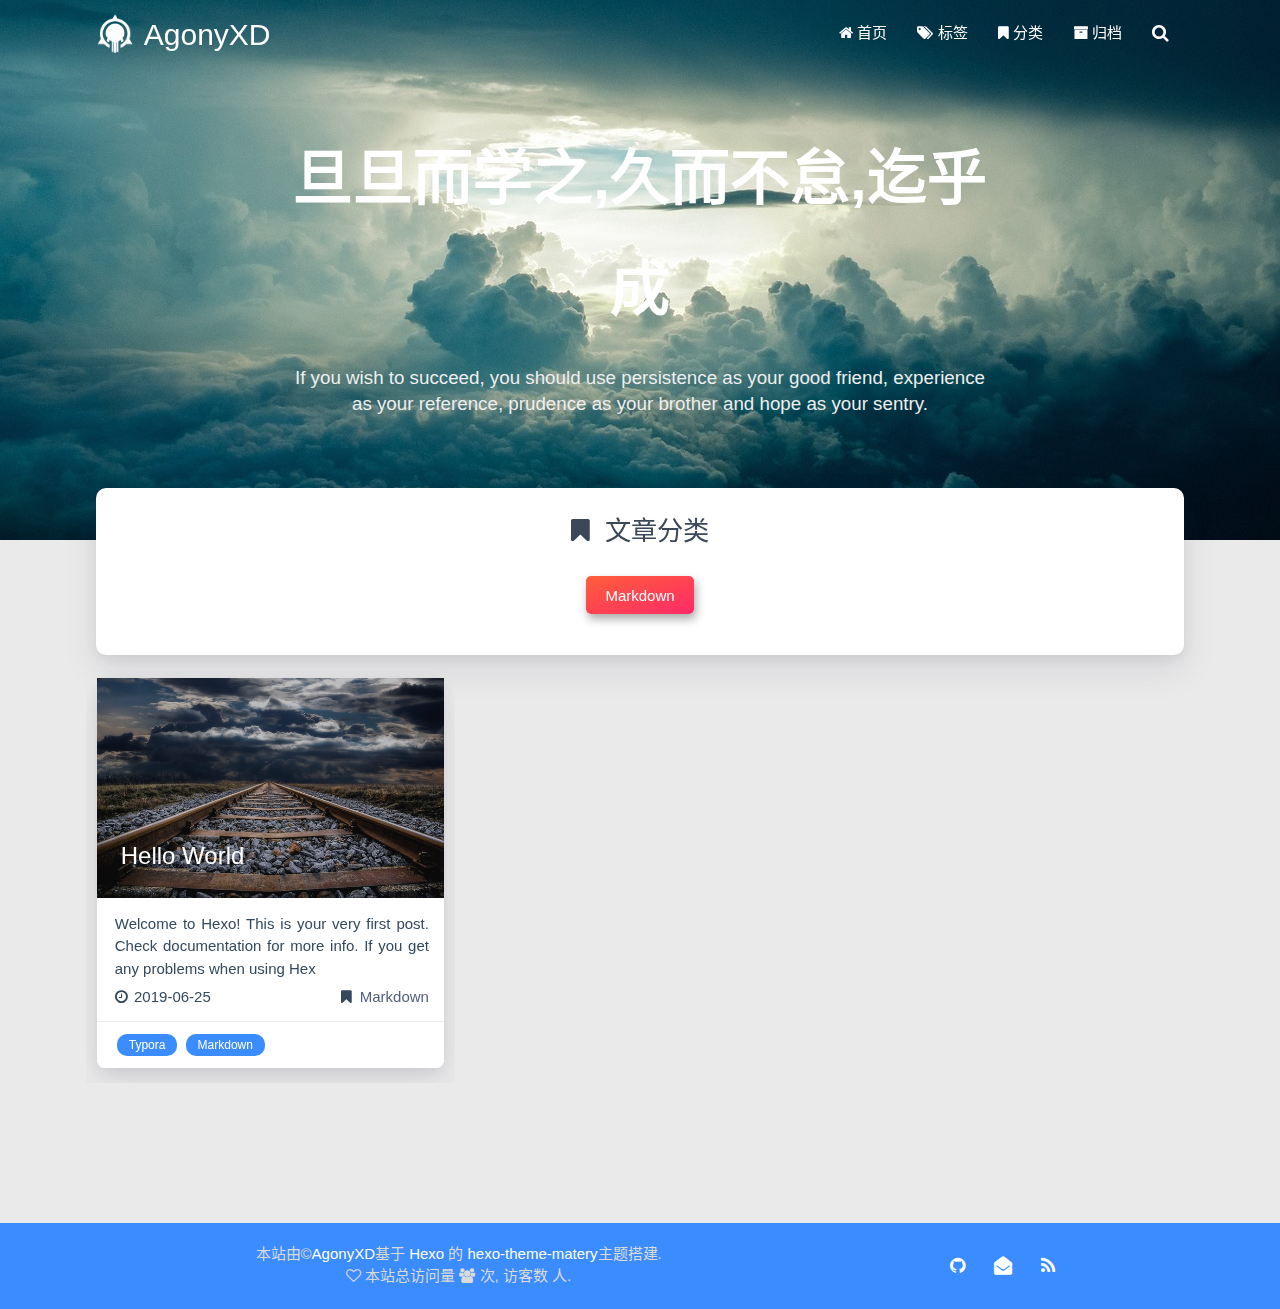
<file: categories/Markdown/index.html>
<!DOCTYPE HTML>
<html lang="zh-CN">


<head><meta name="generator" content="Hexo 3.9.0">
    <meta charset="utf-8">
    <meta name="keywords" content="分类: Markdown, AgonyXD">
    <meta name="description" content="分类: Markdown | AgonyXD">
    <meta http-equiv="X-UA-Compatible" content="IE=edge">
    <meta name="viewport" content="width=device-width, initial-scale=1.0, user-scalable=no">
    <meta name="renderer" content="webkit|ie-stand|ie-comp">
    <meta name="mobile-web-app-capable" content="yes">
    <meta name="format-detection" content="telephone=no">
    <meta name="apple-mobile-web-app-capable" content="yes">
    <meta name="apple-mobile-web-app-status-bar-style" content="black-translucent">
    <title>分类: Markdown | AgonyXD</title>
    <link rel="icon" type="image/png" href="/favicon.png">

    <link rel="stylesheet" type="text/css" href="/libs/awesome/css/font-awesome.min.css">
    <link rel="stylesheet" type="text/css" href="/libs/materialize/materialize.min.css">
    <link rel="stylesheet" type="text/css" href="/libs/aos/aos.css">
    <link rel="stylesheet" type="text/css" href="/libs/animate/animate.min.css">
    <link rel="stylesheet" type="text/css" href="/libs/lightGallery/css/lightgallery.min.css">
    <link rel="stylesheet" type="text/css" href="/css/matery.css">
    <link rel="stylesheet" type="text/css" href="/css/my.css">
    <style type="text/css">
        
    </style>

    <script src="/libs/jquery/jquery-2.2.0.min.js"></script>
<link rel="stylesheet" href="/css/prism-tomorrow.css" type="text/css"></head>


<body>

<header class="navbar-fixed">
    <nav id="headNav" class="bg-color nav-transparent">
        <div id="navContainer" class="nav-wrapper container">
            <div class="brand-logo">
                <a href="/" class="waves-effect waves-light">
                    
                    <img src="/medias/logo.png" class="logo-img" alt="LOGO">
                    
                    <span class="logo-span">AgonyXD</span>
                </a>
            </div>
            

<a href="#" data-target="mobile-nav" class="sidenav-trigger button-collapse"><i class="fa fa-navicon"></i></a>
<ul class="right">
    
    <li class="hide-on-med-and-down">
        <a href="/" class="waves-effect waves-light">
            
            <i class="fa fa-home"></i>
            
            <span>首页</span>
        </a>
    </li>
    
    <li class="hide-on-med-and-down">
        <a href="/tags" class="waves-effect waves-light">
            
            <i class="fa fa-tags"></i>
            
            <span>标签</span>
        </a>
    </li>
    
    <li class="hide-on-med-and-down">
        <a href="/categories" class="waves-effect waves-light">
            
            <i class="fa fa-bookmark"></i>
            
            <span>分类</span>
        </a>
    </li>
    
    <li class="hide-on-med-and-down">
        <a href="/archives" class="waves-effect waves-light">
            
            <i class="fa fa-archive"></i>
            
            <span>归档</span>
        </a>
    </li>
    
    <li>
        <a href="#searchModal" class="modal-trigger waves-effect waves-light">
            <i id="searchIcon" class="fa fa-search" title="搜索"></i>
        </a>
    </li>
</ul>

<div id="mobile-nav" class="side-nav sidenav">

    <div class="mobile-head bg-color">
        
        <img src="/medias/logo.png" class="logo-img circle responsive-img">
        
        <div class="logo-name">AgonyXD</div>
        <div class="logo-desc">
            
            If you wish to succeed, you should use persistence as your good friend, experience as your reference, prudence as your brother and hope as your sentry.
            
        </div>
    </div>

    

    <ul class="menu-list mobile-menu-list">
        
        <li>
            <a href="/" class="waves-effect waves-light">
                
                <i class="fa fa-fw fa-home"></i>
                
                首页
            </a>
        </li>
        
        <li>
            <a href="/tags" class="waves-effect waves-light">
                
                <i class="fa fa-fw fa-tags"></i>
                
                标签
            </a>
        </li>
        
        <li>
            <a href="/categories" class="waves-effect waves-light">
                
                <i class="fa fa-fw fa-bookmark"></i>
                
                分类
            </a>
        </li>
        
        <li>
            <a href="/archives" class="waves-effect waves-light">
                
                <i class="fa fa-fw fa-archive"></i>
                
                归档
            </a>
        </li>
        
        
        <li><div class="divider"></div></li>
        <li>
            <a href="https://github.com/AgonyXD" class="waves-effect waves-light" target="_blank">
                <i class="fa fa-github-square fa-fw"></i>Fork Me
            </a>
        </li>
        
    </ul>
</div>

        </div>

        
            <style>
    .nav-transparent .github-corner {
        display: none !important;
    }

    .github-corner {
        position: absolute;
        z-index: 10;
        top: 0;
        right: 0;
        border: 0;
        transform: scale(1.1);
    }

    .github-corner svg {
        color: #3b8cff;
        fill: #fff;
        height: 64px;
        width: 64px;
    }

    .github-corner:hover .octo-arm {
        animation: a 0.56s ease-in-out;
    }

    .github-corner .octo-arm {
        animation: none;
    }

    @keyframes a {
        0%,
        to {
            transform: rotate(0);
        }
        20%,
        60% {
            transform: rotate(-25deg);
        }
        40%,
        80% {
            transform: rotate(10deg);
        }
    }
</style>

<a href="https://github.com/AgonyXD" class="github-corner tooltipped hide-on-med-and-down" target="_blank"
   data-tooltip="Fork Me" data-position="left" data-delay="50">
    <svg viewBox="0 0 250 250" aria-hidden="true">
        <path d="M0,0 L115,115 L130,115 L142,142 L250,250 L250,0 Z"></path>
        <path d="M128.3,109.0 C113.8,99.7 119.0,89.6 119.0,89.6 C122.0,82.7 120.5,78.6 120.5,78.6 C119.2,72.0 123.4,76.3 123.4,76.3 C127.3,80.9 125.5,87.3 125.5,87.3 C122.9,97.6 130.6,101.9 134.4,103.2"
              fill="currentColor" style="transform-origin: 130px 106px;" class="octo-arm"></path>
        <path d="M115.0,115.0 C114.9,115.1 118.7,116.5 119.8,115.4 L133.7,101.6 C136.9,99.2 139.9,98.4 142.2,98.6 C133.8,88.0 127.5,74.4 143.8,58.0 C148.5,53.4 154.0,51.2 159.7,51.0 C160.3,49.4 163.2,43.6 171.4,40.1 C171.4,40.1 176.1,42.5 178.8,56.2 C183.1,58.6 187.2,61.8 190.9,65.4 C194.5,69.0 197.7,73.2 200.1,77.6 C213.8,80.2 216.3,84.9 216.3,84.9 C212.7,93.1 206.9,96.0 205.4,96.6 C205.1,102.4 203.0,107.8 198.3,112.5 C181.9,128.9 168.3,122.5 157.7,114.1 C157.9,116.9 156.7,120.9 152.7,124.9 L141.0,136.5 C139.8,137.7 141.6,141.9 141.8,141.8 Z"
              fill="currentColor" class="octo-body"></path>
    </svg>
</a>
        
    </nav>

</header>

<div class="bg-cover pd-header about-cover">
    <div class="container">
    <div class="row">
    <div class="col s10 offset-s1 m8 offset-m2 l8 offset-l2">
        <div class="brand">
            <div class="title center-align">
                
                    旦旦而学之,久而不怠,迄乎成
                
            </div>

            <div class="description center-align">
                
                    If you wish to succeed, you should use persistence as your good friend, experience as your reference, prudence as your brother and hope as your sentry.
                
            </div>
        </div>
    </div>
</div>
<script>
// 每天切换 banner 图.  Switch banner image every day.
$('.bg-cover').css('background-image', 'url(/medias/banner/' + new Date().getDay() + '.jpg)');
</script>
    </div>
</div>

<main class="content">

    

<div id="category-cloud" class="container chip-container">
    <div class="card">
        <div class="card-content">
            <div class="tag-title center-align">
                <i class="fa fa-bookmark"></i>&nbsp;&nbsp;文章分类
            </div>
            <div class="tag-chips">
                
                
                
                <a href="/categories/Markdown/" title="Markdown: 1">
                    <span class="chip center-align waves-effect waves-light
                             chip-active "
                            style="background-color: #F9EBEA;">Markdown
                        <span class="tag-length">1</span>
                    </span>
                </a>
                
                
            </div>
        </div>
    </div>
</div>

    

    <article id="articles" class="container articles">
        <div class="row tags-posts">
            
            <div class="article tag-post col s12 m6 l4 overflow-policy" data-aos="zoom-in">
                <div class="card">
                    <a href="/2019/06/25/hello-world/">
                        <div class="card-image tag-image">
                            
                            
                            <img src="/medias/featureimages/12.jpg" class="responsive-img" alt="Hello World">
                            
                            <span class="card-title">Hello World</span>
                        </div>
                    </a>
                    <div class="card-content article-content">
                        <div class="summary block-with-text">
                            
                                Welcome to Hexo! This is your very first post. Check documentation for more info. If you get any problems when using Hex
                            
                        </div>
                        <div class="publish-info">
                            <span class="publish-date">
                                <i class="fa fa-clock-o fa-fw icon-date"></i>2019-06-25
                            </span>
                            <span class="publish-author">
                                
                                <i class="fa fa-bookmark fa-fw icon-category"></i>
                                
                                <a href="/categories/Markdown/" class="post-category" target="_blank">
                                    Markdown
                                </a>
                                
                                
                            </span>
                        </div>
                    </div>

                    
                    <div class="card-action article-tags">
                        
                        <a href="/tags/Typora/" target="_blank">
                            <span class="chip bg-color">Typora</span>
                        </a>
                        
                        <a href="/tags/Markdown/" target="_blank">
                            <span class="chip bg-color">Markdown</span>
                        </a>
                        
                    </div>
                    
                </div>
            </div>
            
        </div>
    </article>
</main>


<footer class="page-footer bg-color">
    <div class="container row center-align">
        <div class="col s12 m8 l8 copy-right">
            本站由&copy;<a href="https://agonyxd.github.io/" target="_blank">AgonyXD</a>基于
            <a href="https://hexo.io/" target="_blank">Hexo</a> 的
            <a href="https://github.com/blinkfox/hexo-theme-matery" target="_blank">hexo-theme-matery</a>主题搭建.

            

            
			
                <br>
                
                <span id="busuanzi_container_site_pv">
                    <i class="fa fa-heart-o"></i>
                    本站总访问量 <span id="busuanzi_value_site_pv" class="white-color"></span>
                </span>
                
                
                <span id="busuanzi_container_site_uv">
                    <i class="fa fa-users"></i>
                    次,&nbsp;访客数 <span id="busuanzi_value_site_uv" class="white-color"></span> 人.
                </span>
                
            
        </div>
        <div class="col s12 m4 l4 social-link social-statis">
    <a href="https://github.com/AgonyXD" class="tooltipped" target="_blank" data-tooltip="访问我的GitHub" data-position="top" data-delay="50">
        <i class="fa fa-github"></i>
    </a>



    <a href="mailto:agonyxdd@gmail.com" class="tooltipped" target="_blank" data-tooltip="邮件联系我" data-position="top" data-delay="50">
        <i class="fa fa-envelope-open"></i>
    </a>





    <a href="/atom.xml" class="tooltipped" target="_blank" data-tooltip="RSS 订阅" data-position="top" data-delay="50">
        <i class="fa fa-rss"></i>
    </a>
</div>
    </div>
</footer>

<div class="progress-bar"></div>


<!-- 搜索遮罩框 -->
<div id="searchModal" class="modal">
    <div class="modal-content">
        <div class="search-header">
            <span class="title"><i class="fa fa-search"></i>&nbsp;&nbsp;搜索</span>
            <input type="search" id="searchInput" name="s" placeholder="请输入搜索的关键字"
                   class="search-input">
        </div>
        <div id="searchResult"></div>
    </div>
</div>

<script src="/js/search.js"></script>
<script type="text/javascript">
$(function () {
    searchFunc("/" + "search.xml", 'searchInput', 'searchResult');
});
</script>
<!-- 回到顶部按钮 -->
<div id="backTop" class="top-scroll">
    <a class="btn-floating btn-large waves-effect waves-light" href="#!">
        <i class="fa fa-angle-up"></i>
    </a>
</div>


<script src="/libs/materialize/materialize.min.js"></script>
<script src="/libs/masonry/masonry.pkgd.min.js"></script>
<script src="/libs/aos/aos.js"></script>
<script src="/libs/scrollprogress/scrollProgress.min.js"></script>
<script src="/libs/lightGallery/js/lightgallery-all.min.js"></script>
<script src="/js/matery.js"></script>

<!-- Global site tag (gtag.js) - Google Analytics -->



    <script src="/libs/others/clicklove.js"></script>


    <script async src="/libs/others/busuanzi.pure.mini.js"></script>


</body>
</html>
</file>
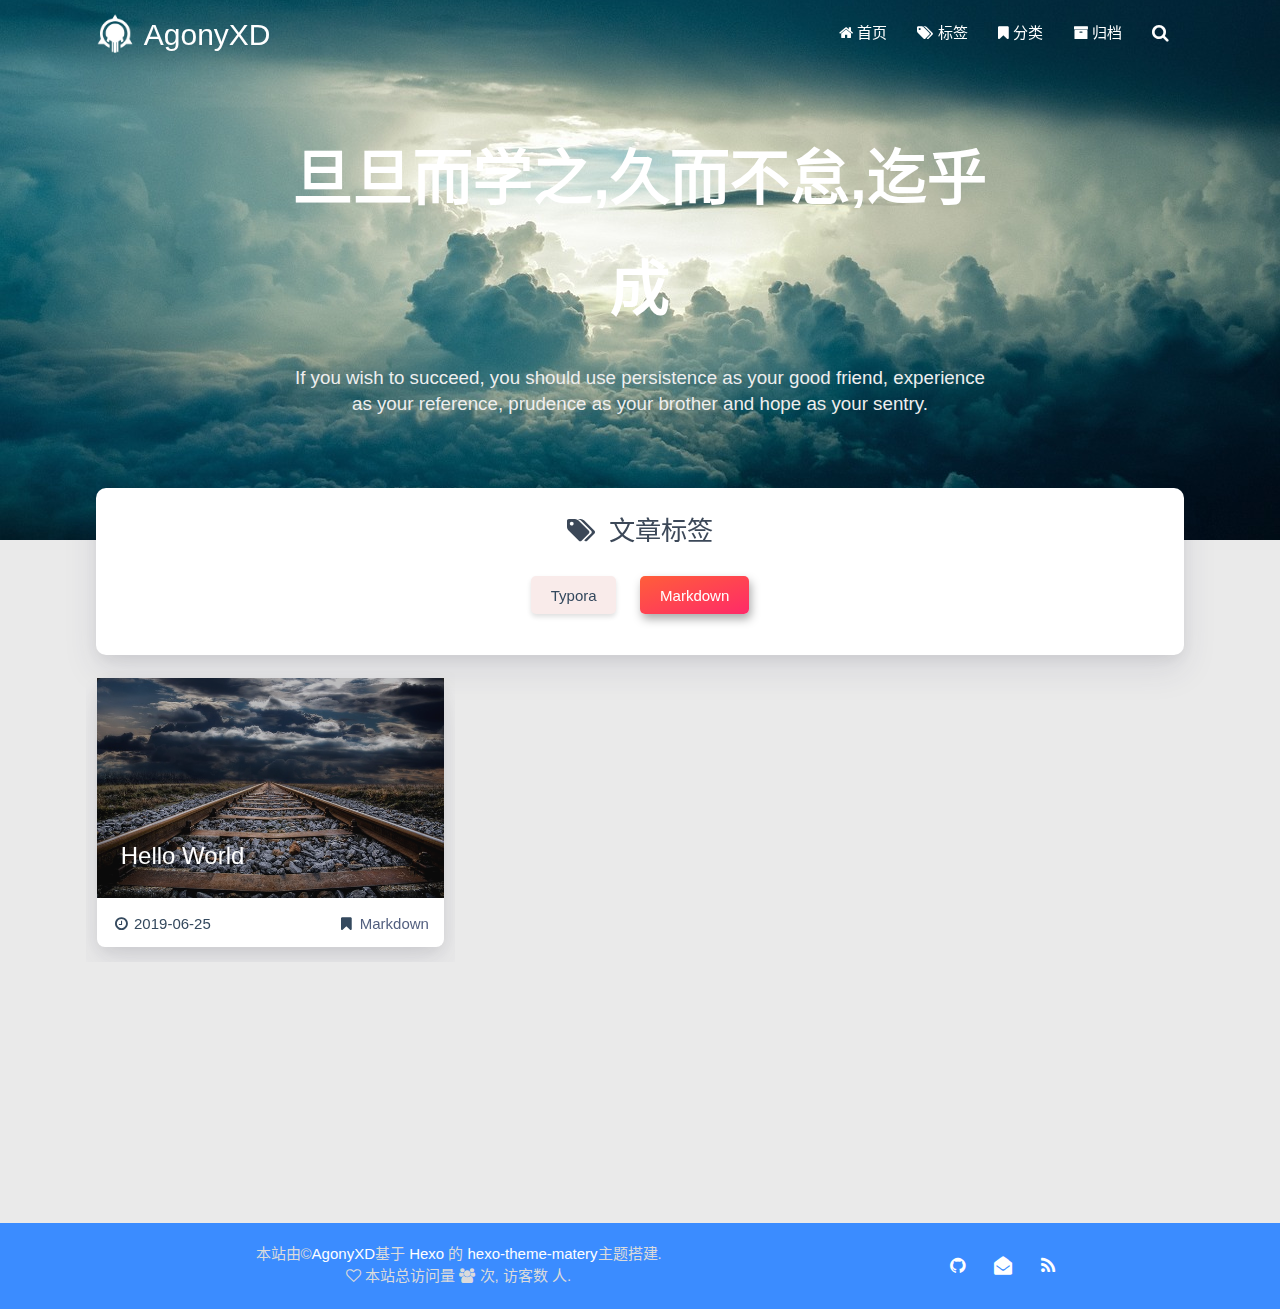
<file: tags/Markdown/index.html>
<!DOCTYPE HTML>
<html lang="zh-CN">


<head><meta name="generator" content="Hexo 3.9.0">
    <meta charset="utf-8">
    <meta name="keywords" content="标签: Markdown, AgonyXD">
    <meta name="description" content="标签: Markdown | AgonyXD">
    <meta http-equiv="X-UA-Compatible" content="IE=edge">
    <meta name="viewport" content="width=device-width, initial-scale=1.0, user-scalable=no">
    <meta name="renderer" content="webkit|ie-stand|ie-comp">
    <meta name="mobile-web-app-capable" content="yes">
    <meta name="format-detection" content="telephone=no">
    <meta name="apple-mobile-web-app-capable" content="yes">
    <meta name="apple-mobile-web-app-status-bar-style" content="black-translucent">
    <title>标签: Markdown | AgonyXD</title>
    <link rel="icon" type="image/png" href="/favicon.png">

    <link rel="stylesheet" type="text/css" href="/libs/awesome/css/font-awesome.min.css">
    <link rel="stylesheet" type="text/css" href="/libs/materialize/materialize.min.css">
    <link rel="stylesheet" type="text/css" href="/libs/aos/aos.css">
    <link rel="stylesheet" type="text/css" href="/libs/animate/animate.min.css">
    <link rel="stylesheet" type="text/css" href="/libs/lightGallery/css/lightgallery.min.css">
    <link rel="stylesheet" type="text/css" href="/css/matery.css">
    <link rel="stylesheet" type="text/css" href="/css/my.css">
    <style type="text/css">
        
    </style>

    <script src="/libs/jquery/jquery-2.2.0.min.js"></script>
<link rel="stylesheet" href="/css/prism-tomorrow.css" type="text/css"></head>


<body>

<header class="navbar-fixed">
    <nav id="headNav" class="bg-color nav-transparent">
        <div id="navContainer" class="nav-wrapper container">
            <div class="brand-logo">
                <a href="/" class="waves-effect waves-light">
                    
                    <img src="/medias/logo.png" class="logo-img" alt="LOGO">
                    
                    <span class="logo-span">AgonyXD</span>
                </a>
            </div>
            

<a href="#" data-target="mobile-nav" class="sidenav-trigger button-collapse"><i class="fa fa-navicon"></i></a>
<ul class="right">
    
    <li class="hide-on-med-and-down">
        <a href="/" class="waves-effect waves-light">
            
            <i class="fa fa-home"></i>
            
            <span>首页</span>
        </a>
    </li>
    
    <li class="hide-on-med-and-down">
        <a href="/tags" class="waves-effect waves-light">
            
            <i class="fa fa-tags"></i>
            
            <span>标签</span>
        </a>
    </li>
    
    <li class="hide-on-med-and-down">
        <a href="/categories" class="waves-effect waves-light">
            
            <i class="fa fa-bookmark"></i>
            
            <span>分类</span>
        </a>
    </li>
    
    <li class="hide-on-med-and-down">
        <a href="/archives" class="waves-effect waves-light">
            
            <i class="fa fa-archive"></i>
            
            <span>归档</span>
        </a>
    </li>
    
    <li>
        <a href="#searchModal" class="modal-trigger waves-effect waves-light">
            <i id="searchIcon" class="fa fa-search" title="搜索"></i>
        </a>
    </li>
</ul>

<div id="mobile-nav" class="side-nav sidenav">

    <div class="mobile-head bg-color">
        
        <img src="/medias/logo.png" class="logo-img circle responsive-img">
        
        <div class="logo-name">AgonyXD</div>
        <div class="logo-desc">
            
            If you wish to succeed, you should use persistence as your good friend, experience as your reference, prudence as your brother and hope as your sentry.
            
        </div>
    </div>

    

    <ul class="menu-list mobile-menu-list">
        
        <li>
            <a href="/" class="waves-effect waves-light">
                
                <i class="fa fa-fw fa-home"></i>
                
                首页
            </a>
        </li>
        
        <li>
            <a href="/tags" class="waves-effect waves-light">
                
                <i class="fa fa-fw fa-tags"></i>
                
                标签
            </a>
        </li>
        
        <li>
            <a href="/categories" class="waves-effect waves-light">
                
                <i class="fa fa-fw fa-bookmark"></i>
                
                分类
            </a>
        </li>
        
        <li>
            <a href="/archives" class="waves-effect waves-light">
                
                <i class="fa fa-fw fa-archive"></i>
                
                归档
            </a>
        </li>
        
        
        <li><div class="divider"></div></li>
        <li>
            <a href="https://github.com/AgonyXD" class="waves-effect waves-light" target="_blank">
                <i class="fa fa-github-square fa-fw"></i>Fork Me
            </a>
        </li>
        
    </ul>
</div>

        </div>

        
            <style>
    .nav-transparent .github-corner {
        display: none !important;
    }

    .github-corner {
        position: absolute;
        z-index: 10;
        top: 0;
        right: 0;
        border: 0;
        transform: scale(1.1);
    }

    .github-corner svg {
        color: #3b8cff;
        fill: #fff;
        height: 64px;
        width: 64px;
    }

    .github-corner:hover .octo-arm {
        animation: a 0.56s ease-in-out;
    }

    .github-corner .octo-arm {
        animation: none;
    }

    @keyframes a {
        0%,
        to {
            transform: rotate(0);
        }
        20%,
        60% {
            transform: rotate(-25deg);
        }
        40%,
        80% {
            transform: rotate(10deg);
        }
    }
</style>

<a href="https://github.com/AgonyXD" class="github-corner tooltipped hide-on-med-and-down" target="_blank"
   data-tooltip="Fork Me" data-position="left" data-delay="50">
    <svg viewBox="0 0 250 250" aria-hidden="true">
        <path d="M0,0 L115,115 L130,115 L142,142 L250,250 L250,0 Z"></path>
        <path d="M128.3,109.0 C113.8,99.7 119.0,89.6 119.0,89.6 C122.0,82.7 120.5,78.6 120.5,78.6 C119.2,72.0 123.4,76.3 123.4,76.3 C127.3,80.9 125.5,87.3 125.5,87.3 C122.9,97.6 130.6,101.9 134.4,103.2"
              fill="currentColor" style="transform-origin: 130px 106px;" class="octo-arm"></path>
        <path d="M115.0,115.0 C114.9,115.1 118.7,116.5 119.8,115.4 L133.7,101.6 C136.9,99.2 139.9,98.4 142.2,98.6 C133.8,88.0 127.5,74.4 143.8,58.0 C148.5,53.4 154.0,51.2 159.7,51.0 C160.3,49.4 163.2,43.6 171.4,40.1 C171.4,40.1 176.1,42.5 178.8,56.2 C183.1,58.6 187.2,61.8 190.9,65.4 C194.5,69.0 197.7,73.2 200.1,77.6 C213.8,80.2 216.3,84.9 216.3,84.9 C212.7,93.1 206.9,96.0 205.4,96.6 C205.1,102.4 203.0,107.8 198.3,112.5 C181.9,128.9 168.3,122.5 157.7,114.1 C157.9,116.9 156.7,120.9 152.7,124.9 L141.0,136.5 C139.8,137.7 141.6,141.9 141.8,141.8 Z"
              fill="currentColor" class="octo-body"></path>
    </svg>
</a>
        
    </nav>

</header>

<div class="bg-cover pd-header about-cover">
    <div class="container">
    <div class="row">
    <div class="col s10 offset-s1 m8 offset-m2 l8 offset-l2">
        <div class="brand">
            <div class="title center-align">
                
                    旦旦而学之,久而不怠,迄乎成
                
            </div>

            <div class="description center-align">
                
                    If you wish to succeed, you should use persistence as your good friend, experience as your reference, prudence as your brother and hope as your sentry.
                
            </div>
        </div>
    </div>
</div>
<script>
// 每天切换 banner 图.  Switch banner image every day.
$('.bg-cover').css('background-image', 'url(/medias/banner/' + new Date().getDay() + '.jpg)');
</script>
    </div>
</div>

<main class="content">

    

<div id="tags" class="container chip-container">
    <div class="card">
        <div class="card-content">
            <div class="tag-title center-align">
                <i class="fa fa-tags"></i>&nbsp;&nbsp;文章标签
            </div>
            <div class="tag-chips">
                
                
                <a href="/tags/Typora/" title="Typora: 1">
                    <span class="chip center-align waves-effect waves-light
                             chip-default "
                            data-tagname="Typora" style="background-color: #F9EBEA;">Typora
                        <span class="tag-length">1</span>
                    </span>
                </a>
                
                
                <a href="/tags/Markdown/" title="Markdown: 1">
                    <span class="chip center-align waves-effect waves-light
                             chip-active "
                            data-tagname="Markdown" style="background-color: #F5EEF8;">Markdown
                        <span class="tag-length">1</span>
                    </span>
                </a>
                
            </div>
        </div>
    </div>
</div>

    

    <article id="articles" class="container articles">
        <div class="row tags-posts">
            
            
            <div class="article tag-post col s12 m6 l4 overflow-policy" data-tags="Typora, Markdown" data-aos="fade-up">
                <div class="card">
                    <a href="/2019/06/25/hello-world/">
                        <div class="card-image tag-image">
                            
                            
                            <img src="/medias/featureimages/12.jpg" class="responsive-img" alt="Hello World">
                            
                            <span class="card-title">Hello World</span>
                        </div>
                    </a>
                    <div class="card-content article-content">
                        <div class="publish-info">
                            <span class="publish-date">
                                <i class="fa fa-clock-o fa-fw icon-date"></i>2019-06-25
                            </span>
                            <span class="publish-author">
                                
                                <i class="fa fa-bookmark fa-fw icon-category"></i>
                                
                                <a href="/categories/Markdown/" class="post-category" target="_blank">
                                Markdown
                                </a>
                                
                                
                            </span>
                        </div>
                    </div>
                </div>
            </div>
            
        </div>
    </article>
</main>


<footer class="page-footer bg-color">
    <div class="container row center-align">
        <div class="col s12 m8 l8 copy-right">
            本站由&copy;<a href="https://agonyxd.github.io/" target="_blank">AgonyXD</a>基于
            <a href="https://hexo.io/" target="_blank">Hexo</a> 的
            <a href="https://github.com/blinkfox/hexo-theme-matery" target="_blank">hexo-theme-matery</a>主题搭建.

            

            
			
                <br>
                
                <span id="busuanzi_container_site_pv">
                    <i class="fa fa-heart-o"></i>
                    本站总访问量 <span id="busuanzi_value_site_pv" class="white-color"></span>
                </span>
                
                
                <span id="busuanzi_container_site_uv">
                    <i class="fa fa-users"></i>
                    次,&nbsp;访客数 <span id="busuanzi_value_site_uv" class="white-color"></span> 人.
                </span>
                
            
        </div>
        <div class="col s12 m4 l4 social-link social-statis">
    <a href="https://github.com/AgonyXD" class="tooltipped" target="_blank" data-tooltip="访问我的GitHub" data-position="top" data-delay="50">
        <i class="fa fa-github"></i>
    </a>



    <a href="mailto:agonyxdd@gmail.com" class="tooltipped" target="_blank" data-tooltip="邮件联系我" data-position="top" data-delay="50">
        <i class="fa fa-envelope-open"></i>
    </a>





    <a href="/atom.xml" class="tooltipped" target="_blank" data-tooltip="RSS 订阅" data-position="top" data-delay="50">
        <i class="fa fa-rss"></i>
    </a>
</div>
    </div>
</footer>

<div class="progress-bar"></div>


<!-- 搜索遮罩框 -->
<div id="searchModal" class="modal">
    <div class="modal-content">
        <div class="search-header">
            <span class="title"><i class="fa fa-search"></i>&nbsp;&nbsp;搜索</span>
            <input type="search" id="searchInput" name="s" placeholder="请输入搜索的关键字"
                   class="search-input">
        </div>
        <div id="searchResult"></div>
    </div>
</div>

<script src="/js/search.js"></script>
<script type="text/javascript">
$(function () {
    searchFunc("/" + "search.xml", 'searchInput', 'searchResult');
});
</script>
<!-- 回到顶部按钮 -->
<div id="backTop" class="top-scroll">
    <a class="btn-floating btn-large waves-effect waves-light" href="#!">
        <i class="fa fa-angle-up"></i>
    </a>
</div>


<script src="/libs/materialize/materialize.min.js"></script>
<script src="/libs/masonry/masonry.pkgd.min.js"></script>
<script src="/libs/aos/aos.js"></script>
<script src="/libs/scrollprogress/scrollProgress.min.js"></script>
<script src="/libs/lightGallery/js/lightgallery-all.min.js"></script>
<script src="/js/matery.js"></script>

<!-- Global site tag (gtag.js) - Google Analytics -->



    <script src="/libs/others/clicklove.js"></script>


    <script async src="/libs/others/busuanzi.pure.mini.js"></script>


</body>
</html>
</file>
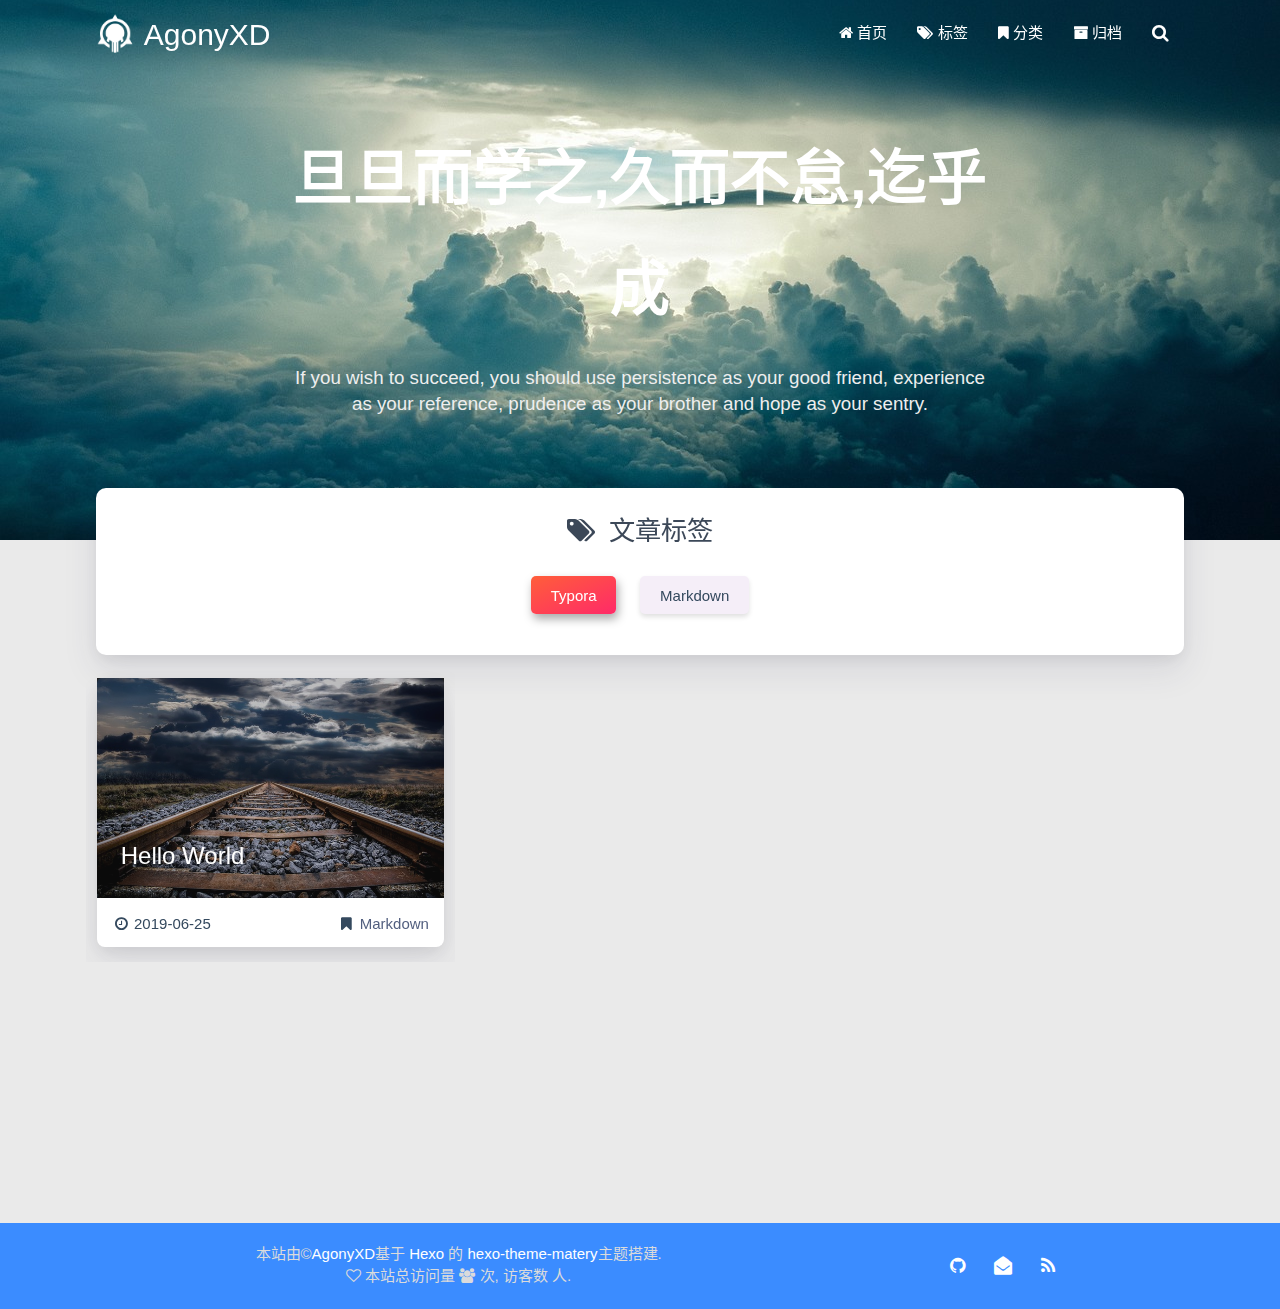
<file: tags/Typora/index.html>
<!DOCTYPE HTML>
<html lang="zh-CN">


<head><meta name="generator" content="Hexo 3.9.0">
    <meta charset="utf-8">
    <meta name="keywords" content="标签: Typora, AgonyXD">
    <meta name="description" content="标签: Typora | AgonyXD">
    <meta http-equiv="X-UA-Compatible" content="IE=edge">
    <meta name="viewport" content="width=device-width, initial-scale=1.0, user-scalable=no">
    <meta name="renderer" content="webkit|ie-stand|ie-comp">
    <meta name="mobile-web-app-capable" content="yes">
    <meta name="format-detection" content="telephone=no">
    <meta name="apple-mobile-web-app-capable" content="yes">
    <meta name="apple-mobile-web-app-status-bar-style" content="black-translucent">
    <title>标签: Typora | AgonyXD</title>
    <link rel="icon" type="image/png" href="/favicon.png">

    <link rel="stylesheet" type="text/css" href="/libs/awesome/css/font-awesome.min.css">
    <link rel="stylesheet" type="text/css" href="/libs/materialize/materialize.min.css">
    <link rel="stylesheet" type="text/css" href="/libs/aos/aos.css">
    <link rel="stylesheet" type="text/css" href="/libs/animate/animate.min.css">
    <link rel="stylesheet" type="text/css" href="/libs/lightGallery/css/lightgallery.min.css">
    <link rel="stylesheet" type="text/css" href="/css/matery.css">
    <link rel="stylesheet" type="text/css" href="/css/my.css">
    <style type="text/css">
        
    </style>

    <script src="/libs/jquery/jquery-2.2.0.min.js"></script>
<link rel="stylesheet" href="/css/prism-tomorrow.css" type="text/css"></head>


<body>

<header class="navbar-fixed">
    <nav id="headNav" class="bg-color nav-transparent">
        <div id="navContainer" class="nav-wrapper container">
            <div class="brand-logo">
                <a href="/" class="waves-effect waves-light">
                    
                    <img src="/medias/logo.png" class="logo-img" alt="LOGO">
                    
                    <span class="logo-span">AgonyXD</span>
                </a>
            </div>
            

<a href="#" data-target="mobile-nav" class="sidenav-trigger button-collapse"><i class="fa fa-navicon"></i></a>
<ul class="right">
    
    <li class="hide-on-med-and-down">
        <a href="/" class="waves-effect waves-light">
            
            <i class="fa fa-home"></i>
            
            <span>首页</span>
        </a>
    </li>
    
    <li class="hide-on-med-and-down">
        <a href="/tags" class="waves-effect waves-light">
            
            <i class="fa fa-tags"></i>
            
            <span>标签</span>
        </a>
    </li>
    
    <li class="hide-on-med-and-down">
        <a href="/categories" class="waves-effect waves-light">
            
            <i class="fa fa-bookmark"></i>
            
            <span>分类</span>
        </a>
    </li>
    
    <li class="hide-on-med-and-down">
        <a href="/archives" class="waves-effect waves-light">
            
            <i class="fa fa-archive"></i>
            
            <span>归档</span>
        </a>
    </li>
    
    <li>
        <a href="#searchModal" class="modal-trigger waves-effect waves-light">
            <i id="searchIcon" class="fa fa-search" title="搜索"></i>
        </a>
    </li>
</ul>

<div id="mobile-nav" class="side-nav sidenav">

    <div class="mobile-head bg-color">
        
        <img src="/medias/logo.png" class="logo-img circle responsive-img">
        
        <div class="logo-name">AgonyXD</div>
        <div class="logo-desc">
            
            If you wish to succeed, you should use persistence as your good friend, experience as your reference, prudence as your brother and hope as your sentry.
            
        </div>
    </div>

    

    <ul class="menu-list mobile-menu-list">
        
        <li>
            <a href="/" class="waves-effect waves-light">
                
                <i class="fa fa-fw fa-home"></i>
                
                首页
            </a>
        </li>
        
        <li>
            <a href="/tags" class="waves-effect waves-light">
                
                <i class="fa fa-fw fa-tags"></i>
                
                标签
            </a>
        </li>
        
        <li>
            <a href="/categories" class="waves-effect waves-light">
                
                <i class="fa fa-fw fa-bookmark"></i>
                
                分类
            </a>
        </li>
        
        <li>
            <a href="/archives" class="waves-effect waves-light">
                
                <i class="fa fa-fw fa-archive"></i>
                
                归档
            </a>
        </li>
        
        
        <li><div class="divider"></div></li>
        <li>
            <a href="https://github.com/AgonyXD" class="waves-effect waves-light" target="_blank">
                <i class="fa fa-github-square fa-fw"></i>Fork Me
            </a>
        </li>
        
    </ul>
</div>

        </div>

        
            <style>
    .nav-transparent .github-corner {
        display: none !important;
    }

    .github-corner {
        position: absolute;
        z-index: 10;
        top: 0;
        right: 0;
        border: 0;
        transform: scale(1.1);
    }

    .github-corner svg {
        color: #3b8cff;
        fill: #fff;
        height: 64px;
        width: 64px;
    }

    .github-corner:hover .octo-arm {
        animation: a 0.56s ease-in-out;
    }

    .github-corner .octo-arm {
        animation: none;
    }

    @keyframes a {
        0%,
        to {
            transform: rotate(0);
        }
        20%,
        60% {
            transform: rotate(-25deg);
        }
        40%,
        80% {
            transform: rotate(10deg);
        }
    }
</style>

<a href="https://github.com/AgonyXD" class="github-corner tooltipped hide-on-med-and-down" target="_blank"
   data-tooltip="Fork Me" data-position="left" data-delay="50">
    <svg viewBox="0 0 250 250" aria-hidden="true">
        <path d="M0,0 L115,115 L130,115 L142,142 L250,250 L250,0 Z"></path>
        <path d="M128.3,109.0 C113.8,99.7 119.0,89.6 119.0,89.6 C122.0,82.7 120.5,78.6 120.5,78.6 C119.2,72.0 123.4,76.3 123.4,76.3 C127.3,80.9 125.5,87.3 125.5,87.3 C122.9,97.6 130.6,101.9 134.4,103.2"
              fill="currentColor" style="transform-origin: 130px 106px;" class="octo-arm"></path>
        <path d="M115.0,115.0 C114.9,115.1 118.7,116.5 119.8,115.4 L133.7,101.6 C136.9,99.2 139.9,98.4 142.2,98.6 C133.8,88.0 127.5,74.4 143.8,58.0 C148.5,53.4 154.0,51.2 159.7,51.0 C160.3,49.4 163.2,43.6 171.4,40.1 C171.4,40.1 176.1,42.5 178.8,56.2 C183.1,58.6 187.2,61.8 190.9,65.4 C194.5,69.0 197.7,73.2 200.1,77.6 C213.8,80.2 216.3,84.9 216.3,84.9 C212.7,93.1 206.9,96.0 205.4,96.6 C205.1,102.4 203.0,107.8 198.3,112.5 C181.9,128.9 168.3,122.5 157.7,114.1 C157.9,116.9 156.7,120.9 152.7,124.9 L141.0,136.5 C139.8,137.7 141.6,141.9 141.8,141.8 Z"
              fill="currentColor" class="octo-body"></path>
    </svg>
</a>
        
    </nav>

</header>

<div class="bg-cover pd-header about-cover">
    <div class="container">
    <div class="row">
    <div class="col s10 offset-s1 m8 offset-m2 l8 offset-l2">
        <div class="brand">
            <div class="title center-align">
                
                    旦旦而学之,久而不怠,迄乎成
                
            </div>

            <div class="description center-align">
                
                    If you wish to succeed, you should use persistence as your good friend, experience as your reference, prudence as your brother and hope as your sentry.
                
            </div>
        </div>
    </div>
</div>
<script>
// 每天切换 banner 图.  Switch banner image every day.
$('.bg-cover').css('background-image', 'url(/medias/banner/' + new Date().getDay() + '.jpg)');
</script>
    </div>
</div>

<main class="content">

    

<div id="tags" class="container chip-container">
    <div class="card">
        <div class="card-content">
            <div class="tag-title center-align">
                <i class="fa fa-tags"></i>&nbsp;&nbsp;文章标签
            </div>
            <div class="tag-chips">
                
                
                <a href="/tags/Typora/" title="Typora: 1">
                    <span class="chip center-align waves-effect waves-light
                             chip-active "
                            data-tagname="Typora" style="background-color: #F9EBEA;">Typora
                        <span class="tag-length">1</span>
                    </span>
                </a>
                
                
                <a href="/tags/Markdown/" title="Markdown: 1">
                    <span class="chip center-align waves-effect waves-light
                             chip-default "
                            data-tagname="Markdown" style="background-color: #F5EEF8;">Markdown
                        <span class="tag-length">1</span>
                    </span>
                </a>
                
            </div>
        </div>
    </div>
</div>

    

    <article id="articles" class="container articles">
        <div class="row tags-posts">
            
            
            <div class="article tag-post col s12 m6 l4 overflow-policy" data-tags="Typora, Markdown" data-aos="fade-up">
                <div class="card">
                    <a href="/2019/06/25/hello-world/">
                        <div class="card-image tag-image">
                            
                            
                            <img src="/medias/featureimages/12.jpg" class="responsive-img" alt="Hello World">
                            
                            <span class="card-title">Hello World</span>
                        </div>
                    </a>
                    <div class="card-content article-content">
                        <div class="publish-info">
                            <span class="publish-date">
                                <i class="fa fa-clock-o fa-fw icon-date"></i>2019-06-25
                            </span>
                            <span class="publish-author">
                                
                                <i class="fa fa-bookmark fa-fw icon-category"></i>
                                
                                <a href="/categories/Markdown/" class="post-category" target="_blank">
                                Markdown
                                </a>
                                
                                
                            </span>
                        </div>
                    </div>
                </div>
            </div>
            
        </div>
    </article>
</main>


<footer class="page-footer bg-color">
    <div class="container row center-align">
        <div class="col s12 m8 l8 copy-right">
            本站由&copy;<a href="https://agonyxd.github.io/" target="_blank">AgonyXD</a>基于
            <a href="https://hexo.io/" target="_blank">Hexo</a> 的
            <a href="https://github.com/blinkfox/hexo-theme-matery" target="_blank">hexo-theme-matery</a>主题搭建.

            

            
			
                <br>
                
                <span id="busuanzi_container_site_pv">
                    <i class="fa fa-heart-o"></i>
                    本站总访问量 <span id="busuanzi_value_site_pv" class="white-color"></span>
                </span>
                
                
                <span id="busuanzi_container_site_uv">
                    <i class="fa fa-users"></i>
                    次,&nbsp;访客数 <span id="busuanzi_value_site_uv" class="white-color"></span> 人.
                </span>
                
            
        </div>
        <div class="col s12 m4 l4 social-link social-statis">
    <a href="https://github.com/AgonyXD" class="tooltipped" target="_blank" data-tooltip="访问我的GitHub" data-position="top" data-delay="50">
        <i class="fa fa-github"></i>
    </a>



    <a href="mailto:agonyxdd@gmail.com" class="tooltipped" target="_blank" data-tooltip="邮件联系我" data-position="top" data-delay="50">
        <i class="fa fa-envelope-open"></i>
    </a>





    <a href="/atom.xml" class="tooltipped" target="_blank" data-tooltip="RSS 订阅" data-position="top" data-delay="50">
        <i class="fa fa-rss"></i>
    </a>
</div>
    </div>
</footer>

<div class="progress-bar"></div>


<!-- 搜索遮罩框 -->
<div id="searchModal" class="modal">
    <div class="modal-content">
        <div class="search-header">
            <span class="title"><i class="fa fa-search"></i>&nbsp;&nbsp;搜索</span>
            <input type="search" id="searchInput" name="s" placeholder="请输入搜索的关键字"
                   class="search-input">
        </div>
        <div id="searchResult"></div>
    </div>
</div>

<script src="/js/search.js"></script>
<script type="text/javascript">
$(function () {
    searchFunc("/" + "search.xml", 'searchInput', 'searchResult');
});
</script>
<!-- 回到顶部按钮 -->
<div id="backTop" class="top-scroll">
    <a class="btn-floating btn-large waves-effect waves-light" href="#!">
        <i class="fa fa-angle-up"></i>
    </a>
</div>


<script src="/libs/materialize/materialize.min.js"></script>
<script src="/libs/masonry/masonry.pkgd.min.js"></script>
<script src="/libs/aos/aos.js"></script>
<script src="/libs/scrollprogress/scrollProgress.min.js"></script>
<script src="/libs/lightGallery/js/lightgallery-all.min.js"></script>
<script src="/js/matery.js"></script>

<!-- Global site tag (gtag.js) - Google Analytics -->



    <script src="/libs/others/clicklove.js"></script>


    <script async src="/libs/others/busuanzi.pure.mini.js"></script>


</body>
</html>
</file>
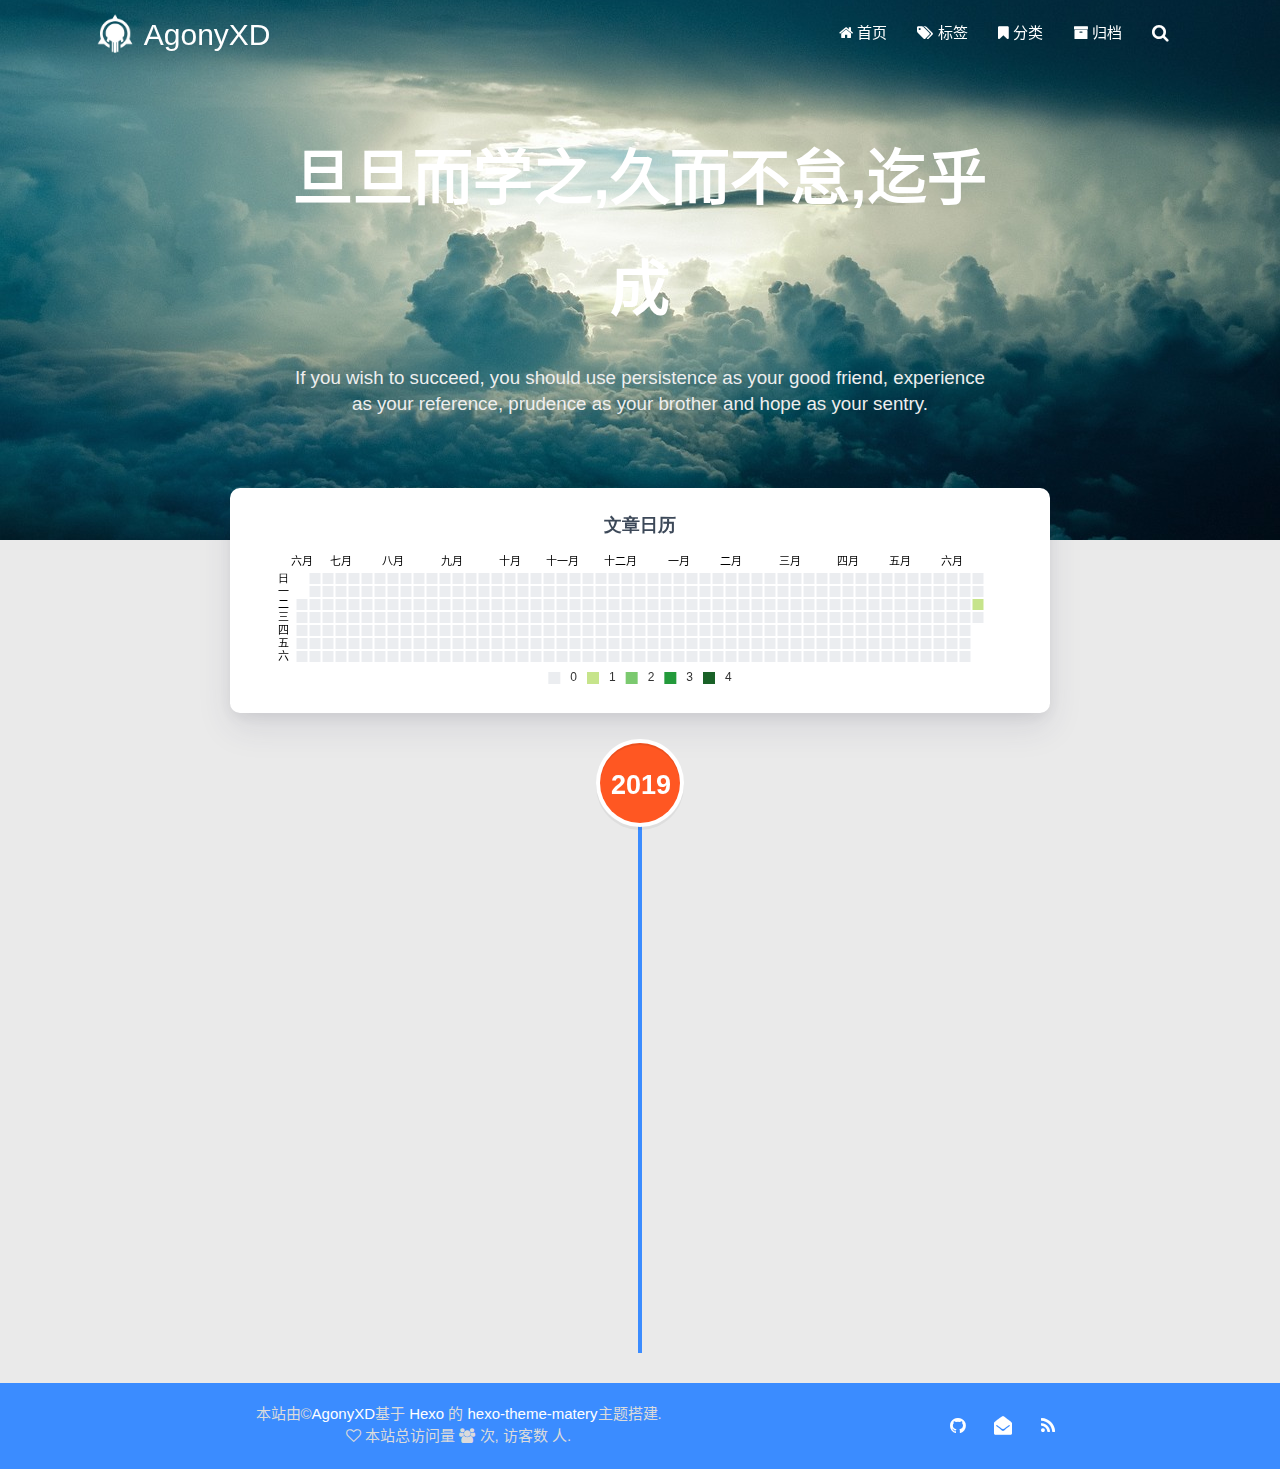
<file: archives/2019/06/index.html>
<!DOCTYPE HTML>
<html lang="zh-CN">


<head><meta name="generator" content="Hexo 3.9.0">
    <meta charset="utf-8">
    <meta name="keywords" content="归档: 2019/6, AgonyXD">
    <meta name="description" content="归档: 2019/6 | AgonyXD">
    <meta http-equiv="X-UA-Compatible" content="IE=edge">
    <meta name="viewport" content="width=device-width, initial-scale=1.0, user-scalable=no">
    <meta name="renderer" content="webkit|ie-stand|ie-comp">
    <meta name="mobile-web-app-capable" content="yes">
    <meta name="format-detection" content="telephone=no">
    <meta name="apple-mobile-web-app-capable" content="yes">
    <meta name="apple-mobile-web-app-status-bar-style" content="black-translucent">
    <title>归档: 2019/6 | AgonyXD</title>
    <link rel="icon" type="image/png" href="/favicon.png">

    <link rel="stylesheet" type="text/css" href="/libs/awesome/css/font-awesome.min.css">
    <link rel="stylesheet" type="text/css" href="/libs/materialize/materialize.min.css">
    <link rel="stylesheet" type="text/css" href="/libs/aos/aos.css">
    <link rel="stylesheet" type="text/css" href="/libs/animate/animate.min.css">
    <link rel="stylesheet" type="text/css" href="/libs/lightGallery/css/lightgallery.min.css">
    <link rel="stylesheet" type="text/css" href="/css/matery.css">
    <link rel="stylesheet" type="text/css" href="/css/my.css">
    <style type="text/css">
        
    </style>

    <script src="/libs/jquery/jquery-2.2.0.min.js"></script>
<link rel="stylesheet" href="/css/prism-tomorrow.css" type="text/css"></head>


<body>

<header class="navbar-fixed">
    <nav id="headNav" class="bg-color nav-transparent">
        <div id="navContainer" class="nav-wrapper container">
            <div class="brand-logo">
                <a href="/" class="waves-effect waves-light">
                    
                    <img src="/medias/logo.png" class="logo-img" alt="LOGO">
                    
                    <span class="logo-span">AgonyXD</span>
                </a>
            </div>
            

<a href="#" data-target="mobile-nav" class="sidenav-trigger button-collapse"><i class="fa fa-navicon"></i></a>
<ul class="right">
    
    <li class="hide-on-med-and-down">
        <a href="/" class="waves-effect waves-light">
            
            <i class="fa fa-home"></i>
            
            <span>首页</span>
        </a>
    </li>
    
    <li class="hide-on-med-and-down">
        <a href="/tags" class="waves-effect waves-light">
            
            <i class="fa fa-tags"></i>
            
            <span>标签</span>
        </a>
    </li>
    
    <li class="hide-on-med-and-down">
        <a href="/categories" class="waves-effect waves-light">
            
            <i class="fa fa-bookmark"></i>
            
            <span>分类</span>
        </a>
    </li>
    
    <li class="hide-on-med-and-down">
        <a href="/archives" class="waves-effect waves-light">
            
            <i class="fa fa-archive"></i>
            
            <span>归档</span>
        </a>
    </li>
    
    <li>
        <a href="#searchModal" class="modal-trigger waves-effect waves-light">
            <i id="searchIcon" class="fa fa-search" title="搜索"></i>
        </a>
    </li>
</ul>

<div id="mobile-nav" class="side-nav sidenav">

    <div class="mobile-head bg-color">
        
        <img src="/medias/logo.png" class="logo-img circle responsive-img">
        
        <div class="logo-name">AgonyXD</div>
        <div class="logo-desc">
            
            If you wish to succeed, you should use persistence as your good friend, experience as your reference, prudence as your brother and hope as your sentry.
            
        </div>
    </div>

    

    <ul class="menu-list mobile-menu-list">
        
        <li>
            <a href="/" class="waves-effect waves-light">
                
                <i class="fa fa-fw fa-home"></i>
                
                首页
            </a>
        </li>
        
        <li>
            <a href="/tags" class="waves-effect waves-light">
                
                <i class="fa fa-fw fa-tags"></i>
                
                标签
            </a>
        </li>
        
        <li>
            <a href="/categories" class="waves-effect waves-light">
                
                <i class="fa fa-fw fa-bookmark"></i>
                
                分类
            </a>
        </li>
        
        <li>
            <a href="/archives" class="waves-effect waves-light">
                
                <i class="fa fa-fw fa-archive"></i>
                
                归档
            </a>
        </li>
        
        
        <li><div class="divider"></div></li>
        <li>
            <a href="https://github.com/AgonyXD" class="waves-effect waves-light" target="_blank">
                <i class="fa fa-github-square fa-fw"></i>Fork Me
            </a>
        </li>
        
    </ul>
</div>

        </div>

        
            <style>
    .nav-transparent .github-corner {
        display: none !important;
    }

    .github-corner {
        position: absolute;
        z-index: 10;
        top: 0;
        right: 0;
        border: 0;
        transform: scale(1.1);
    }

    .github-corner svg {
        color: #3b8cff;
        fill: #fff;
        height: 64px;
        width: 64px;
    }

    .github-corner:hover .octo-arm {
        animation: a 0.56s ease-in-out;
    }

    .github-corner .octo-arm {
        animation: none;
    }

    @keyframes a {
        0%,
        to {
            transform: rotate(0);
        }
        20%,
        60% {
            transform: rotate(-25deg);
        }
        40%,
        80% {
            transform: rotate(10deg);
        }
    }
</style>

<a href="https://github.com/AgonyXD" class="github-corner tooltipped hide-on-med-and-down" target="_blank"
   data-tooltip="Fork Me" data-position="left" data-delay="50">
    <svg viewBox="0 0 250 250" aria-hidden="true">
        <path d="M0,0 L115,115 L130,115 L142,142 L250,250 L250,0 Z"></path>
        <path d="M128.3,109.0 C113.8,99.7 119.0,89.6 119.0,89.6 C122.0,82.7 120.5,78.6 120.5,78.6 C119.2,72.0 123.4,76.3 123.4,76.3 C127.3,80.9 125.5,87.3 125.5,87.3 C122.9,97.6 130.6,101.9 134.4,103.2"
              fill="currentColor" style="transform-origin: 130px 106px;" class="octo-arm"></path>
        <path d="M115.0,115.0 C114.9,115.1 118.7,116.5 119.8,115.4 L133.7,101.6 C136.9,99.2 139.9,98.4 142.2,98.6 C133.8,88.0 127.5,74.4 143.8,58.0 C148.5,53.4 154.0,51.2 159.7,51.0 C160.3,49.4 163.2,43.6 171.4,40.1 C171.4,40.1 176.1,42.5 178.8,56.2 C183.1,58.6 187.2,61.8 190.9,65.4 C194.5,69.0 197.7,73.2 200.1,77.6 C213.8,80.2 216.3,84.9 216.3,84.9 C212.7,93.1 206.9,96.0 205.4,96.6 C205.1,102.4 203.0,107.8 198.3,112.5 C181.9,128.9 168.3,122.5 157.7,114.1 C157.9,116.9 156.7,120.9 152.7,124.9 L141.0,136.5 C139.8,137.7 141.6,141.9 141.8,141.8 Z"
              fill="currentColor" class="octo-body"></path>
    </svg>
</a>
        
    </nav>

</header>

<div class="bg-cover pd-header about-cover">
    <div class="container">
    <div class="row">
    <div class="col s10 offset-s1 m8 offset-m2 l8 offset-l2">
        <div class="brand">
            <div class="title center-align">
                
                    旦旦而学之,久而不怠,迄乎成
                
            </div>

            <div class="description center-align">
                
                    If you wish to succeed, you should use persistence as your good friend, experience as your reference, prudence as your brother and hope as your sentry.
                
            </div>
        </div>
    </div>
</div>
<script>
// 每天切换 banner 图.  Switch banner image every day.
$('.bg-cover').css('background-image', 'url(/medias/banner/' + new Date().getDay() + '.jpg)');
</script>
    </div>
</div>

<main class="content">

    
    <div class="container archive-calendar">
    <div class="card">
        <div id="post-calendar" class="card-content"></div>
    </div>
</div>

<script type="text/javascript" src="/libs/echarts/echarts.min.js"></script>
<script type="text/javascript">
    let myChart = echarts.init(document.getElementById('post-calendar'));

    

    let option = {
        title: {
            top: 0,
            text: '文章日历',
            left: 'center',
            textStyle: {
                color: '#3C4858'
            }
        },
        tooltip: {
            padding: 10,
            backgroundColor: '#555',
            borderColor: '#777',
            borderWidth: 1,
            formatter: function (obj) {
                var value = obj.value;
                return '<div style="font-size: 14px;">' + value[0] + '：' + value[1] + '</div>';
            }
        },
        visualMap: {
            show: true,
            showLabel: true,
            categories: [0, 1, 2, 3, 4],
            calculable: true,
            inRange: {
                symbol: 'rect',
                color: ['#ebedf0', '#c6e48b', '#7bc96f', '#239a3b', '#196127']
            },
            itemWidth: 12,
            itemHeight: 12,
            orient: 'horizontal',
            left: 'center',
            bottom: 0
        },
        calendar: [{
            left: 'center',
            range: ["2018-06-26", "2019-06-26"],
            cellSize: [13, 13],
            splitLine: {
                show: false
            },
            itemStyle: {
                borderColor: '#fff',
                borderWidth: 2
            },
            yearLabel: {
                show: false
            },
            monthLabel: {
                nameMap: 'cn',
                fontSize: 11
            },
            dayLabel: {
                formatter: '{start}  1st',
                nameMap: 'cn',
                fontSize: 11
            }
        }],
        series: [{
            type: 'heatmap',
            coordinateSystem: 'calendar',
            calendarIndex: 0,
            data: [["2018-06-26", 0], ["2018-06-27", 0], ["2018-06-28", 0], ["2018-06-29", 0], ["2018-06-30", 0], ["2018-07-01", 0], ["2018-07-02", 0], ["2018-07-03", 0], ["2018-07-04", 0], ["2018-07-05", 0], ["2018-07-06", 0], ["2018-07-07", 0], ["2018-07-08", 0], ["2018-07-09", 0], ["2018-07-10", 0], ["2018-07-11", 0], ["2018-07-12", 0], ["2018-07-13", 0], ["2018-07-14", 0], ["2018-07-15", 0], ["2018-07-16", 0], ["2018-07-17", 0], ["2018-07-18", 0], ["2018-07-19", 0], ["2018-07-20", 0], ["2018-07-21", 0], ["2018-07-22", 0], ["2018-07-23", 0], ["2018-07-24", 0], ["2018-07-25", 0], ["2018-07-26", 0], ["2018-07-27", 0], ["2018-07-28", 0], ["2018-07-29", 0], ["2018-07-30", 0], ["2018-07-31", 0], ["2018-08-01", 0], ["2018-08-02", 0], ["2018-08-03", 0], ["2018-08-04", 0], ["2018-08-05", 0], ["2018-08-06", 0], ["2018-08-07", 0], ["2018-08-08", 0], ["2018-08-09", 0], ["2018-08-10", 0], ["2018-08-11", 0], ["2018-08-12", 0], ["2018-08-13", 0], ["2018-08-14", 0], ["2018-08-15", 0], ["2018-08-16", 0], ["2018-08-17", 0], ["2018-08-18", 0], ["2018-08-19", 0], ["2018-08-20", 0], ["2018-08-21", 0], ["2018-08-22", 0], ["2018-08-23", 0], ["2018-08-24", 0], ["2018-08-25", 0], ["2018-08-26", 0], ["2018-08-27", 0], ["2018-08-28", 0], ["2018-08-29", 0], ["2018-08-30", 0], ["2018-08-31", 0], ["2018-09-01", 0], ["2018-09-02", 0], ["2018-09-03", 0], ["2018-09-04", 0], ["2018-09-05", 0], ["2018-09-06", 0], ["2018-09-07", 0], ["2018-09-08", 0], ["2018-09-09", 0], ["2018-09-10", 0], ["2018-09-11", 0], ["2018-09-12", 0], ["2018-09-13", 0], ["2018-09-14", 0], ["2018-09-15", 0], ["2018-09-16", 0], ["2018-09-17", 0], ["2018-09-18", 0], ["2018-09-19", 0], ["2018-09-20", 0], ["2018-09-21", 0], ["2018-09-22", 0], ["2018-09-23", 0], ["2018-09-24", 0], ["2018-09-25", 0], ["2018-09-26", 0], ["2018-09-27", 0], ["2018-09-28", 0], ["2018-09-29", 0], ["2018-09-30", 0], ["2018-10-01", 0], ["2018-10-02", 0], ["2018-10-03", 0], ["2018-10-04", 0], ["2018-10-05", 0], ["2018-10-06", 0], ["2018-10-07", 0], ["2018-10-08", 0], ["2018-10-09", 0], ["2018-10-10", 0], ["2018-10-11", 0], ["2018-10-12", 0], ["2018-10-13", 0], ["2018-10-14", 0], ["2018-10-15", 0], ["2018-10-16", 0], ["2018-10-17", 0], ["2018-10-18", 0], ["2018-10-19", 0], ["2018-10-20", 0], ["2018-10-21", 0], ["2018-10-22", 0], ["2018-10-23", 0], ["2018-10-24", 0], ["2018-10-25", 0], ["2018-10-26", 0], ["2018-10-27", 0], ["2018-10-28", 0], ["2018-10-29", 0], ["2018-10-30", 0], ["2018-10-31", 0], ["2018-11-01", 0], ["2018-11-02", 0], ["2018-11-03", 0], ["2018-11-04", 0], ["2018-11-05", 0], ["2018-11-06", 0], ["2018-11-07", 0], ["2018-11-08", 0], ["2018-11-09", 0], ["2018-11-10", 0], ["2018-11-11", 0], ["2018-11-12", 0], ["2018-11-13", 0], ["2018-11-14", 0], ["2018-11-15", 0], ["2018-11-16", 0], ["2018-11-17", 0], ["2018-11-18", 0], ["2018-11-19", 0], ["2018-11-20", 0], ["2018-11-21", 0], ["2018-11-22", 0], ["2018-11-23", 0], ["2018-11-24", 0], ["2018-11-25", 0], ["2018-11-26", 0], ["2018-11-27", 0], ["2018-11-28", 0], ["2018-11-29", 0], ["2018-11-30", 0], ["2018-12-01", 0], ["2018-12-02", 0], ["2018-12-03", 0], ["2018-12-04", 0], ["2018-12-05", 0], ["2018-12-06", 0], ["2018-12-07", 0], ["2018-12-08", 0], ["2018-12-09", 0], ["2018-12-10", 0], ["2018-12-11", 0], ["2018-12-12", 0], ["2018-12-13", 0], ["2018-12-14", 0], ["2018-12-15", 0], ["2018-12-16", 0], ["2018-12-17", 0], ["2018-12-18", 0], ["2018-12-19", 0], ["2018-12-20", 0], ["2018-12-21", 0], ["2018-12-22", 0], ["2018-12-23", 0], ["2018-12-24", 0], ["2018-12-25", 0], ["2018-12-26", 0], ["2018-12-27", 0], ["2018-12-28", 0], ["2018-12-29", 0], ["2018-12-30", 0], ["2018-12-31", 0], ["2019-01-01", 0], ["2019-01-02", 0], ["2019-01-03", 0], ["2019-01-04", 0], ["2019-01-05", 0], ["2019-01-06", 0], ["2019-01-07", 0], ["2019-01-08", 0], ["2019-01-09", 0], ["2019-01-10", 0], ["2019-01-11", 0], ["2019-01-12", 0], ["2019-01-13", 0], ["2019-01-14", 0], ["2019-01-15", 0], ["2019-01-16", 0], ["2019-01-17", 0], ["2019-01-18", 0], ["2019-01-19", 0], ["2019-01-20", 0], ["2019-01-21", 0], ["2019-01-22", 0], ["2019-01-23", 0], ["2019-01-24", 0], ["2019-01-25", 0], ["2019-01-26", 0], ["2019-01-27", 0], ["2019-01-28", 0], ["2019-01-29", 0], ["2019-01-30", 0], ["2019-01-31", 0], ["2019-02-01", 0], ["2019-02-02", 0], ["2019-02-03", 0], ["2019-02-04", 0], ["2019-02-05", 0], ["2019-02-06", 0], ["2019-02-07", 0], ["2019-02-08", 0], ["2019-02-09", 0], ["2019-02-10", 0], ["2019-02-11", 0], ["2019-02-12", 0], ["2019-02-13", 0], ["2019-02-14", 0], ["2019-02-15", 0], ["2019-02-16", 0], ["2019-02-17", 0], ["2019-02-18", 0], ["2019-02-19", 0], ["2019-02-20", 0], ["2019-02-21", 0], ["2019-02-22", 0], ["2019-02-23", 0], ["2019-02-24", 0], ["2019-02-25", 0], ["2019-02-26", 0], ["2019-02-27", 0], ["2019-02-28", 0], ["2019-03-01", 0], ["2019-03-02", 0], ["2019-03-03", 0], ["2019-03-04", 0], ["2019-03-05", 0], ["2019-03-06", 0], ["2019-03-07", 0], ["2019-03-08", 0], ["2019-03-09", 0], ["2019-03-10", 0], ["2019-03-11", 0], ["2019-03-12", 0], ["2019-03-13", 0], ["2019-03-14", 0], ["2019-03-15", 0], ["2019-03-16", 0], ["2019-03-17", 0], ["2019-03-18", 0], ["2019-03-19", 0], ["2019-03-20", 0], ["2019-03-21", 0], ["2019-03-22", 0], ["2019-03-23", 0], ["2019-03-24", 0], ["2019-03-25", 0], ["2019-03-26", 0], ["2019-03-27", 0], ["2019-03-28", 0], ["2019-03-29", 0], ["2019-03-30", 0], ["2019-03-31", 0], ["2019-04-01", 0], ["2019-04-02", 0], ["2019-04-03", 0], ["2019-04-04", 0], ["2019-04-05", 0], ["2019-04-06", 0], ["2019-04-07", 0], ["2019-04-08", 0], ["2019-04-09", 0], ["2019-04-10", 0], ["2019-04-11", 0], ["2019-04-12", 0], ["2019-04-13", 0], ["2019-04-14", 0], ["2019-04-15", 0], ["2019-04-16", 0], ["2019-04-17", 0], ["2019-04-18", 0], ["2019-04-19", 0], ["2019-04-20", 0], ["2019-04-21", 0], ["2019-04-22", 0], ["2019-04-23", 0], ["2019-04-24", 0], ["2019-04-25", 0], ["2019-04-26", 0], ["2019-04-27", 0], ["2019-04-28", 0], ["2019-04-29", 0], ["2019-04-30", 0], ["2019-05-01", 0], ["2019-05-02", 0], ["2019-05-03", 0], ["2019-05-04", 0], ["2019-05-05", 0], ["2019-05-06", 0], ["2019-05-07", 0], ["2019-05-08", 0], ["2019-05-09", 0], ["2019-05-10", 0], ["2019-05-11", 0], ["2019-05-12", 0], ["2019-05-13", 0], ["2019-05-14", 0], ["2019-05-15", 0], ["2019-05-16", 0], ["2019-05-17", 0], ["2019-05-18", 0], ["2019-05-19", 0], ["2019-05-20", 0], ["2019-05-21", 0], ["2019-05-22", 0], ["2019-05-23", 0], ["2019-05-24", 0], ["2019-05-25", 0], ["2019-05-26", 0], ["2019-05-27", 0], ["2019-05-28", 0], ["2019-05-29", 0], ["2019-05-30", 0], ["2019-05-31", 0], ["2019-06-01", 0], ["2019-06-02", 0], ["2019-06-03", 0], ["2019-06-04", 0], ["2019-06-05", 0], ["2019-06-06", 0], ["2019-06-07", 0], ["2019-06-08", 0], ["2019-06-09", 0], ["2019-06-10", 0], ["2019-06-11", 0], ["2019-06-12", 0], ["2019-06-13", 0], ["2019-06-14", 0], ["2019-06-15", 0], ["2019-06-16", 0], ["2019-06-17", 0], ["2019-06-18", 0], ["2019-06-19", 0], ["2019-06-20", 0], ["2019-06-21", 0], ["2019-06-22", 0], ["2019-06-23", 0], ["2019-06-24", 0], ["2019-06-25", 1], ["2019-06-26", 0]]
        }]

    };

    myChart.setOption(option);
</script>
    

    

    <div id="cd-timeline" class="container">
        
        <div class="cd-timeline-block">

            
            
            
            <div class="cd-timeline-img year" data-aos="zoom-in-up">
                <a href="/archives/2019">2019</a>
            </div>
            

            
            
            
            <div class="cd-timeline-img month" data-aos="zoom-in-up">
                <a href="/archives/2019/06">06</a>
            </div>
            

            
            <div class="cd-timeline-img day" data-aos="zoom-in-up">
                <span>25</span>
            </div>
            <article class="cd-timeline-content" data-aos="fade-up">
                <div class="article col s12 m6 overflow-policy">
                    <div class="card">
                        <a href="/2019/06/25/hello-world/">
                            <div class="card-image">
                                
                                
                                <img src="/medias/featureimages/12.jpg" class="responsive-img" alt="Hello World">
                                
                                <span class="card-title">Hello World</span>
                            </div>
                        </a>
                        <div class="card-content article-content">
                            <div class="summary block-with-text">
                                
                                    Welcome to Hexo! This is your very first post. Check documentation for more info. If you get any problems when using Hex
                                
                            </div>
                            <div class="publish-info">
                                <span class="publish-date">
                                    <i class="fa fa-clock-o fa-fw icon-date"></i>2019-06-25
                                </span>
                                <span class="publish-author">
                                    
                                    <i class="fa fa-bookmark fa-fw icon-category"></i>
                                    
                                    <a href="/categories/Markdown/" class="post-category" target="_blank">
                                    Markdown
                                    </a>
                                    
                                    
                                </span>
                            </div>
                        </div>

                        
                        <div class="card-action article-tags">
                            
                            <a href="/tags/Typora/"><span class="chip bg-color">Typora</span></a>
                            
                            <a href="/tags/Markdown/"><span class="chip bg-color">Markdown</span></a>
                            
                        </div>
                        
                    </div>
                </div>
            </article>
        </div>
        
    </div>

</main>


<footer class="page-footer bg-color">
    <div class="container row center-align">
        <div class="col s12 m8 l8 copy-right">
            本站由&copy;<a href="https://agonyxd.github.io/" target="_blank">AgonyXD</a>基于
            <a href="https://hexo.io/" target="_blank">Hexo</a> 的
            <a href="https://github.com/blinkfox/hexo-theme-matery" target="_blank">hexo-theme-matery</a>主题搭建.

            

            
			
                <br>
                
                <span id="busuanzi_container_site_pv">
                    <i class="fa fa-heart-o"></i>
                    本站总访问量 <span id="busuanzi_value_site_pv" class="white-color"></span>
                </span>
                
                
                <span id="busuanzi_container_site_uv">
                    <i class="fa fa-users"></i>
                    次,&nbsp;访客数 <span id="busuanzi_value_site_uv" class="white-color"></span> 人.
                </span>
                
            
        </div>
        <div class="col s12 m4 l4 social-link social-statis">
    <a href="https://github.com/AgonyXD" class="tooltipped" target="_blank" data-tooltip="访问我的GitHub" data-position="top" data-delay="50">
        <i class="fa fa-github"></i>
    </a>



    <a href="mailto:agonyxdd@gmail.com" class="tooltipped" target="_blank" data-tooltip="邮件联系我" data-position="top" data-delay="50">
        <i class="fa fa-envelope-open"></i>
    </a>





    <a href="/atom.xml" class="tooltipped" target="_blank" data-tooltip="RSS 订阅" data-position="top" data-delay="50">
        <i class="fa fa-rss"></i>
    </a>
</div>
    </div>
</footer>

<div class="progress-bar"></div>


<!-- 搜索遮罩框 -->
<div id="searchModal" class="modal">
    <div class="modal-content">
        <div class="search-header">
            <span class="title"><i class="fa fa-search"></i>&nbsp;&nbsp;搜索</span>
            <input type="search" id="searchInput" name="s" placeholder="请输入搜索的关键字"
                   class="search-input">
        </div>
        <div id="searchResult"></div>
    </div>
</div>

<script src="/js/search.js"></script>
<script type="text/javascript">
$(function () {
    searchFunc("/" + "search.xml", 'searchInput', 'searchResult');
});
</script>
<!-- 回到顶部按钮 -->
<div id="backTop" class="top-scroll">
    <a class="btn-floating btn-large waves-effect waves-light" href="#!">
        <i class="fa fa-angle-up"></i>
    </a>
</div>


<script src="/libs/materialize/materialize.min.js"></script>
<script src="/libs/masonry/masonry.pkgd.min.js"></script>
<script src="/libs/aos/aos.js"></script>
<script src="/libs/scrollprogress/scrollProgress.min.js"></script>
<script src="/libs/lightGallery/js/lightgallery-all.min.js"></script>
<script src="/js/matery.js"></script>

<!-- Global site tag (gtag.js) - Google Analytics -->



    <script src="/libs/others/clicklove.js"></script>


    <script async src="/libs/others/busuanzi.pure.mini.js"></script>


</body>
</html>
</file>
<file: css/matery.css>
/*全局基础样式*/
/*小屏幕下(手机类)的样式*/
@media only screen and (max-width: 601px) {
    .container {
        width: 95%;
    }
}

/*中等屏幕下(平板类)的样式*/
@media only screen and (min-width: 600px) and (max-width: 992px) {
    .container {
        width: 90%;
    }
}

/*大屏幕下(桌面类)的样式*/
@media only screen and (min-width: 993px) {
    .container {
        width: 85%;
        max-width: 1125px;
    }

    .post-container {
        width: 90%;
        margin: 0 auto;
        max-width: 1250px;
    }
}

body {
    background-color: #eaeaea;
    margin: 0;
    color: #34495e;
}

h1 {
    margin: 48px 0 22px -5px;
    font-size: 2.0rem;
    font-weight: bold;
    line-height: 2.0rem;
}

h2 {
    margin: 42px 0 18px -5px;
    font-size: 1.8rem;
    font-weight: bold;
    line-height: 1.8rem;
}

h3 {
    margin: 38px 0 15px -4px;
    font-size: 1.6rem;
    font-weight: bold;
    line-height: 1.7rem;
}

h4 {
    margin: 32px 0 12px -4px;
    font-size: 1.45rem;
    font-weight: bold;
    line-height: 1.45rem;
}

h5 {
    margin: 28px 0 8px -4px;
    font-size: 1.2rem;
    font-weight: bold;
    line-height: 1.2rem;
}

h6 {
    margin: 22px 0 4px -4px;
    font-size: 1.1rem;
    line-height: 1.1rem;
}

p {
    font-size: 1rem;
    line-height: 1.5rem;
}

hr {
    margin: 20px 0;
    border: 0;
    border-top: 1px solid #ccc;
}

blockquote {
    border-left: 5px solid #3b8cff;
    padding: 1rem 0.8rem 0.2rem 0.8rem;
    color: #666;
    background-color: rgba(66, 185, 131, .1);
}

pre {
    padding: 1.5rem !important;
    margin: 1rem 0 !important;
    background: #272822;
    overflow: auto;
    border-radius: 0.35rem;
    tab-size: 4;
}

code {
    padding: 1px 5px;
    font-family: Inconsolata, Monaco, Consolas, 'Courier New', Courier, monospace;
    font-size: 0.91rem;
    color: #e96900;
    background-color: #f8f8f8;
    border-radius: 2px;
}

pre code {
    padding: 0;
    color: #e8eaf6;
    background-color: #272822;
}

pre[class*="language-"] {
    padding: 1.2em;
    margin: .5em 0;
}

code[class*="language-"],
pre[class*="language-"] {
    color: #e8eaf6;
    white-space: pre-wrap !important;
}

b,
strong {
    font-weight: bold;
}

dfn {
    font-style: italic;
}

small {
    font-size: 85%;
}

cite {
    font-style: normal;
}

mark {
    background-color: #fcf8e3;
    padding: .2em;
}

.card {
    border-radius: 10px;
    box-shadow: 0 15px 35px rgba(50, 50, 93, .1), 0 5px 15px rgba(0, 0, 0, .07) !important;
}

.card .card-image img {
    border-radius: 5px 5px 0 0;
}

.container .row {
    margin-bottom: 0;
}

.bg-color {
    background-image: linear-gradient(to right,#3b8cff 0%,#3b8cff 100%);
}

.text-color {
    color: #3b8cff !important;
}

.white-color {
    color: #fff;
}

.progress-bar {
    height: 4px;
    position: fixed;
    bottom: 0;
    z-index: 300;
    background: linear-gradient(to right, #3b8cff 0%, #3b8cff 100%);
    opacity: 0.8;
}

.sidenav-overlay {
    z-index: 500;
}

.pd-header {
    margin-top: -64px;
}

header .side-nav {
    width: 240px;
    z-index: 999;
    box-shadow: 0 2px 5px 0 rgba(0, 0, 0, 0.16), 0 7px 10px 0 rgba(0, 0, 0, 0.12);
}

nav {
    box-shadow: 0 2px 5px 0 rgba(0, 0, 0, 0.16), 0 7px 10px 0 rgba(0, 0, 0, 0.12);
}

header .nav-transparent {
    background-color: transparent !important;
    background-image: none;
    box-shadow: none;
}

header nav .brand-span {
    font-size: 1.45rem;
}

header .brand-logo .logo-img {
    height: 45px;
    vertical-align: middle;
    padding-bottom: 6px;
}

header .brand-logo .logo-span {
    font-size: 2rem;
}

header .button-collapse i {
    font-size: 1.5rem;
}

header .side-nav .mobile-head {
    padding: 0 15px;
}

header .side-nav .mobile-head img {
    margin-top: 30px;
    width: 75px;
    height: 75px;
}

header .side-nav .mobile-head .logo-name {
    margin-top: -30px;
    padding-left: 10px;
    font-size: 1.5rem;
}

header .side-nav .mobile-head .logo-desc {
    margin-top: -10px;
    padding-left: 10px;
    padding-bottom: 10px;
    font-size: 0.8rem;
    line-height: 1.3rem;
    color: #e3e3e3;
}

header .side-nav .menu-list li {
    padding: 0;
    margin-left: -15px;
}

header .side-nav .menu-list a {
    height: 50px;
    line-height: 50px;
    color: #34495e !important;
}

.mobile-menu-list a i {
    margin-left: 8px !important;
    font-size: 1.16rem;
    color: #34495e !important;
}

header .side-nav .fa-fw {
    width: 3.3rem;
    text-align: left;
}

header .side-nav .social-link {
    position: absolute;
    bottom: 45px;
    padding-left: 15px;
}

.social-link a {
    font-size: 1.2rem;
    display: inline;
    padding: 0 12px;
}

.cover-btns {
    position: relative;
    top: 10vh;
    text-align: center;
}

.cover-btns a {
    margin: 10px 15px;
    padding: 0 35px;
    height: 45px;
    line-height: 45px;
    font-size: 1rem;
    color: #fff;
    border: 1px solid #fff;
    background-color: transparent;
    border-radius: 30px;
    box-shadow: none;
}

.cover-btns a:hover {
    border: 1px solid #f44336;
    background-color: #f44336;
    box-shadow: 0 14px 26px -12px rgba(233, 30, 99, 0.42), 0 4px 23px 0 rgba(0, 0, 0, 0.12), 0 8px 10px -5px rgba(233, 30, 99, 0.2);
}

.cover-btns a i {
    font-size: 1.1rem;
    padding-right: 5px;
}

.cover-social-link {
    position: relative;
    top: 18vh;
    text-align: center;
}

.cover-social-link a {
    padding: 0 15px;
    font-size: 1.35rem;
    color: #fff;
}

header .go-back {
    float: left;
    position: relative;
    padding-left: 5px;
    padding-right: 5px;
    z-index: 1;
    height: 56px;
}

header .go-back i {
    font-size: 1.6rem;
    font-weight: 200;
    line-height: 56px;
}

/* 背景图效果. */
.bg-cover {
    position: relative;
    display: flex;
    align-items: center;
    height: 60vh;
    padding: 0;
    border: 0;
    overflow: hidden;
    background-position: center center;
    background-size: cover;
    transform: translate3d(0px, 0px, 0px);
}

.index-cover {
    height: 100vh;
}

.post-cover {
    height: 40vh !important;
}

.bg-cover:after {
    -webkit-animation: rainbow 60s infinite;
    animation: rainbow 60s infinite;
}

.bg-cover:before, .bg-cover:after {
    position: absolute;
    z-index: 1;
    width: 100%;
    height: 100%;
    display: block;
    left: 0;
    top: 0;
    content: "";
}

.bg-cover .container {
    position: relative;
    color: #fff;
    z-index: 2;
}

.bg-cover .title {
    font-size: 4rem;
    font-weight: 700;
    line-height: 1.85em;
    margin-bottom: 20px;
    position: relative;
}

.bg-cover .description {
    font-size: 1.25rem;
    font-weight: 300;
    line-height: 1.4em;
    color: #eee;
}

.bg-cover .post-title {
    font-size: 1.9rem;
}

@-webkit-keyframes rainbow {
    0%,
    100% {
        background: rgba(156, 39, 176, 0.75);
        background: linear-gradient(45deg, rgba(156, 39, 176, 0.75) 0%, rgba(156, 39, 176, 0.65) 100%);
        background: -moz-linear-gradient(135deg, rgba(156, 39, 176, 0.75) 0%, rgba(156, 39, 176, 0.65) 100%);
        background: -webkit-linear-gradient(135deg, rgba(156, 39, 176, 0.75) 0%, rgba(156, 39, 176, 0.65) 100%);
    }
    16% {
        background: rgba(132, 13, 121, 0.75);
        background: linear-gradient(45deg, rgba(132, 13, 121, 0.75) 0%, rgba(132, 13, 121, 0.65) 100%);
        background: -moz-linear-gradient(135deg, rgba(132, 13, 121, 0.75) 0%, rgba(132, 13, 121, 0.65) 100%);
        background: -webkit-linear-gradient(135deg, rgba(132, 13, 121, 0.75) 0%, rgba(132, 13, 121, 0.65) 100%);
    }
    32% {
        background: rgba(239, 83, 80, 0.75);
        background: linear-gradient(45deg, rgba(239, 83, 80, 0.75) 0%, rgba(239, 83, 80, 0.65) 100%);
        background: -moz-linear-gradient(135deg, rgba(239, 83, 80, 0.75) 0%, rgba(239, 83, 80, 0.65) 100%);
        background: -webkit-linear-gradient(135deg, rgba(239, 83, 80, 0.75) 0%, rgba(239, 83, 80, 0.65) 100%);
    }
    48% {
        background: rgba(255, 87, 34, 0.75);
        background: linear-gradient(45deg, rgba(255, 87, 34, 0.75) 0%, rgba(255, 87, 34, 0.65) 100%);
        background: -moz-linear-gradient(135deg, rgba(255, 87, 34, 0.75) 0%, rgba(255, 87, 34, 0.65) 100%);
        background: -webkit-linear-gradient(135deg, rgba(255, 87, 34, 0.75) 0%, rgba(255, 87, 34, 0.65) 100%);
    }
    64% {
        background: rgba(255, 160, 0, 0.75);
        background: linear-gradient(45deg, rgba(255, 160, 0, 0.75) 0%, rgba(255, 160, 0, 0.65) 100%);
        background: -moz-linear-gradient(135deg, rgba(255, 160, 0, 0.75) 0%, rgba(255, 112, 66, 0.65) 100%);
        background: -webkit-linear-gradient(135deg, rgba(255, 160, 0, 0.75) 0%, rgba(255, 160, 0, 0.65) 100%);
    }
    80% {
        background: rgba(233, 30, 99, 0.75);
        background: linear-gradient(45deg, rgba(233, 30, 99, 0.75) 0%, rgba(233, 30, 99, 0.65) 100%);
        background: -moz-linear-gradient(135deg, rgba(233, 30, 99, 0.75) 0%, rgba(233, 30, 99, 0.65) 100%);
        background: -webkit-linear-gradient(135deg, rgba(2233, 30, 99, 0.75) 0%, rgba(233, 30, 99, 0.65) 100%);
    }
}

@keyframes rainbow {
    0%,
    100% {
        background: rgba(156, 39, 176, 0.75);
        background: linear-gradient(45deg, rgba(156, 39, 176, 0.75) 0%, rgba(156, 39, 176, 0.65) 100%);
        background: -moz-linear-gradient(135deg, rgba(156, 39, 176, 0.75) 0%, rgba(156, 39, 176, 0.65) 100%);
        background: -webkit-linear-gradient(135deg, rgba(156, 39, 176, 0.75) 0%, rgba(156, 39, 176, 0.65) 100%);
    }
    16% {
        background: rgba(132, 13, 121, 0.75);
        background: linear-gradient(45deg, rgba(132, 13, 121, 0.75) 0%, rgba(132, 13, 121, 0.65) 100%);
        background: -moz-linear-gradient(135deg, rgba(132, 13, 121, 0.75) 0%, rgba(132, 13, 121, 0.65) 100%);
        background: -webkit-linear-gradient(135deg, rgba(132, 13, 121, 0.75) 0%, rgba(132, 13, 121, 0.65) 100%);
    }
    32% {
        background: rgba(239, 83, 80, 0.75);
        background: linear-gradient(45deg, rgba(239, 83, 80, 0.75) 0%, rgba(239, 83, 80, 0.65) 100%);
        background: -moz-linear-gradient(135deg, rgba(239, 83, 80, 0.75) 0%, rgba(239, 83, 80, 0.65) 100%);
        background: -webkit-linear-gradient(135deg, rgba(239, 83, 80, 0.75) 0%, rgba(239, 83, 80, 0.65) 100%);
    }
    48% {
        background: rgba(255, 87, 34, 0.75);
        background: linear-gradient(45deg, rgba(255, 87, 34, 0.75) 0%, rgba(255, 87, 34, 0.65) 100%);
        background: -moz-linear-gradient(135deg, rgba(255, 87, 34, 0.75) 0%, rgba(255, 87, 34, 0.65) 100%);
        background: -webkit-linear-gradient(135deg, rgba(255, 87, 34, 0.75) 0%, rgba(255, 87, 34, 0.65) 100%);
    }
    64% {
        background: rgba(255, 160, 0, 0.75);
        background: linear-gradient(45deg, rgba(255, 160, 0, 0.75) 0%, rgba(255, 160, 0, 0.65) 100%);
        background: -moz-linear-gradient(135deg, rgba(255, 160, 0, 0.75) 0%, rgba(255, 112, 66, 0.65) 100%);
        background: -webkit-linear-gradient(135deg, rgba(255, 160, 0, 0.75) 0%, rgba(255, 160, 0, 0.65) 100%);
    }
    80% {
        background: rgba(233, 30, 99, 0.75);
        background: linear-gradient(45deg, rgba(233, 30, 99, 0.75) 0%, rgba(233, 30, 99, 0.65) 100%);
        background: -moz-linear-gradient(135deg, rgba(233, 30, 99, 0.75) 0%, rgba(233, 30, 99, 0.65) 100%);
        background: -webkit-linear-gradient(135deg, rgba(2233, 30, 99, 0.75) 0%, rgba(233, 30, 99, 0.65) 100%);
    }
}

.carousel .indicators {
    padding-bottom: 10px !important;
}

.index-card {
    margin-top: -50px;
    padding-top: 20px;
}

.carousel-post .title {
    font-size: 2.6rem;
}

.carousel-post .cover-btns a {
    margin-top: -30px;
}

.dream {
    margin-top: 20px;
    margin-bottom: 40px;
}

.dream .title,
.music-player .title,
.video-player .title {
    margin-bottom: 20px;
    font-size: 2rem;
    font-weight: 700;
}

.dream .text {
    opacity: .6;
    font-size: 1.1rem;
}

.music-player,
.video-player {
    margin-top: 10px;
    margin-bottom: 50px;
}

.music,
.dplayer-video {
    box-shadow: 0 5px 20px 0 rgba(0,0,0,.2), 0 10px 20px -12px rgba(0,0,0,.5) !important;
}

#recommend-sections {
    margin-top: -30px;
    padding-top: 30px;
}

.index-card .card .card-content {
    padding: 20px 40px;
}

@media only screen and (min-width: 1418px) {
    .recommend {
        margin-top: 20px;
        padding: 0 0.75rem;
    }
}

@media only screen and (max-width: 601px) {
    .index-card .card .card-content {
        padding: 10px 10px;
    }
}

/*中等屏幕下(平板类)的样式*/
@media only screen and (min-width: 600px) and (max-width: 992px) {
    .index-card .card .card-content {
        padding: 20px 20px;
    }
}

.recommend .row .col {
    padding: 0 1.25rem;
}

.recommend .title {
    margin-top: 25px;
    margin-bottom: 25px;
    text-align: center;
    font-size: 1.8rem;
    font-weight: 700;
    line-height: 1.8rem;
}

.recommend .post-card:before {
    position: absolute;
    z-index: 0;
    width: 100%;
    height: 100%;
    display: block;
    left: 0;
    top: 0;
    content: "";
    background-color: rgba(0, 0, 0, .3);
    border-radius: 10px;
}

.recommend .post-card {
    position: relative;
    width: 100%;
    height: 300px;
    max-height: 300px;
    margin-bottom: 15px;
    margin-top: 15px;
    text-align: center;
    border: 0;
    border-radius: 10px;
    color: rgba(0, 0, 0, .87);
    background: #fff 50%;
    background-size: cover;
    box-shadow: 0 15px 35px rgba(50, 50, 93, .1), 0 5px 15px rgba(0, 0, 0, .07);
}

.recommend .post-card .post-body {
    position: relative;
    margin: 0 auto;
    padding: 1.8rem 1.25rem;
    z-index: 2;
}

.recommend .post-card .post-categories {
    margin: 10px auto;
}

.recommend .post-card .post-categories .category {
    padding: 0 8px;
    color: hsla(0, 0%, 100%, .7) !important;
    font-size: .75rem;
    font-weight: 500;
}

.recommend .post-card a {
    color: #fff;
}

.recommend .post-card .post-title {
    height: 48px;
    margin-top: 10px;
    margin-bottom: 5px;
}

.recommend .post-card .post-description {
    margin: 20px auto;
    max-width: 500px;
    height: 65px;
    max-height: 65px;
    font-size: 14px;
    color: hsla(0, 0%, 100%, .78) !important;
}

.recommend .post-card .read-more {
    height: 40px;
    margin: .6rem 1px;
    font-size: 0.9rem;
    font-weight: 400;
    line-height: 40px;
    color: #fff;
    border-radius: 30px;
    box-shadow: 0 2px 2px 0 rgba(244, 67, 54, .14), 0 3px 1px -2px rgba(244, 67, 54, .2), 0 1px 5px 0 rgba(244, 67, 54, .12);
}

.recommend .post-card .read-more .icon {
    font-size: 1.05rem;
    padding-right: 10px;
}

.archive-calendar {
    margin-top: -60px;
    max-width: 820px;
}

#post-calendar {
    width: 100%;
    height: 225px;
}

.settings-content {
    margin-top: -10px;
}

/*文章列表卡片各样式*/
#articles {
    margin-top: 10px;
    margin-bottom: 10px;
}

article a {
    margin-right: 0 !important;
    color: #525f7f;
    text-transform: none !important;
}

article a:hover {
    font-weight: bold;
    color: #3b8cff;
    text-decoration: underline;
}

.articles .row {
    margin-left: 0;
    margin-right: 0;
}

article .card {
    border-radius: 8px;
}

article .card-image {
    background-color: #222;
}

article .card-image img {
    height: 220px;
    border-radius: 0.3rem;
    opacity: .7;
}

article .tag-image img {
    height: 220px;
}

article .card .card-content {
    padding: 15px 15px 12px 18px;
}

article .article-content .summary {
    padding-bottom: 2px;
    padding-left: 0;
    margin-bottom: 6px;
    word-break: break-all;
}

article .article-content .publish-author {
    float: right;
}

.publish-date .icon-date {
    padding-right: 5px;
}

.publish-author .icon-category {
    padding-left: 10px;
}

.article-content .publish-author .post-category {
    padding-left: 5px;
}

article .card .card-action {
    padding: 10px 15px 10px 18px;
    border-radius: 0 0 8px 8px !important;
}

article .article-tags .chip {
    margin: 2px;
    font-size: 0.8rem;
    font-weight: 400;
    height: 22px;
    line-height: 22px;
    color: #fff;
    border-radius: 10px;
}

.prev-next {
    margin-left: -0.75rem;
}

.prev-next .article-badge {
    min-width: 3rem;
    margin-top: 7px;
    padding: 3px 10px 3px 8px;
    text-align: center;
    font-size: 1rem;
    line-height: inherit;
    position: absolute;
    box-sizing: border-box;
    z-index: 200;
    background-color: #fff;
    font-weight: 500;
}

.prev-next .left-badge {
    border-radius: 0 5px 5px 0;
}

.prev-next .right-badge {
    border-radius: 5px 0 0 5px;
    right: 10px;
}

.paging {
    margin-bottom: 15px;
}

.paging .row {
    margin-left: 0;
    margin-right: 0;
}

.paging .page-info {
    font-size: 1.4rem;
    color: #888;
    padding-top: 1rem;
}

.paging i {
    font-size: 2.5rem;
}

.paging .disabled {
    background-color: #ccc !important;
}

.paging .disabled i {
    color: #999 !important;
}

/*文章详情样式*/
#artDetail {
    margin-top: -60px;
}

/* 修改小屏幕下文章详情table样式. */
@media only screen and (max-width: 550px) {
    #articleContent table{
        table-layout: fixed;
    }
}

@media only screen and (min-width: 1418px) {
    #artDetail {
        margin-top: -60px;
        padding: 0 0.75rem;
    }
}

#artDetail .card {
    box-shadow: 0 10px 35px 2px rgba(0, 0, 0, .15),
    0 5px 15px rgba(0, 0, 0, .07),
    0 2px 5px -5px rgba(0, 0, 0, .1) !important;
}

#artDetail .tag-cate {
    padding-bottom: 15px;
}

#artDetail a {
    margin-right: 0 !important;
    text-transform: none !important;
}

#artDetail .article-info {
    padding: 20px 30px 1px 40px;
    margin-bottom: -5px;
}

#artDetail .article-tag {
    float: left;
}

#artDetail .article-tag .chip {
    font-size: 1rem;
    font-weight: 400;
    height: 25px;
    line-height: 25px;
    color: #fff;
    border-radius: 15px;
    margin-right: 5px;
    margin-bottom: 2px;
}

#artDetail .post-cate {
    float: right;
    color: #3b8cff;
}

#artDetail .post-cate a {
    padding-right: 5px;
    color: #3b8cff;
    font-weight: 500;
}

#artDetail .post-cate a:hover {
    text-decoration: underline;
}

#artDetail .post-info {
    color: #525f7f;
}

#artDetail .post-info .post-category {
    padding-right: 4px;
    color: #525f7f;
}

#artDetail .post-info .post-category:hover {
    font-weight: bold;
    color: #3b8cff;
    text-decoration: underline;
}

#artDetail .post-info .post-date {
    color: #525f7f;
}

#artDetail .post-info .post-word-count {
    margin-left: 15px;
}

#artDetail .post-info .post-read {
    margin-left: 15px;
    color: #525f7f;
}

#artDetail .article-card-content {
    padding: 0 15px 20px 18px;
}

@media only screen and (max-width: 601px) {
    #artDetail .article-info {
        padding: 15px 15px 1px 15px;
        margin-bottom: -5px;
    }
}

@media only screen and (min-width: 600px) and (max-width: 992px) {
    #artDetail .article-card-content {
        padding: 0 30px 20px 32px;
    }

    #artDetail .article-info {
        padding: 15px 20px 0 28px;
        margin-bottom: -5px;
    }
}

@media only screen and (min-width: 993px) {
    #artDetail .article-card-content {
        padding: 0 50px 20px 50px;
    }
}

#artDetail .reprint {
    margin: 15px 0 5px 0;
}

#artDetail .reprint .reprint-tip {
    margin: 0 3px 22px 0;
    font-size: 1.5rem;
    font-weight: 500;
}

#artDetail .reprint a {
    font-size: 1.05rem;
    color: #3b8cff;
    font-weight: 500;
}

#articleContent p {
    margin: 2px 2px 10px;
    font-size: 1.05rem;
    line-height: 1.85rem;
}

#articleContent blockquote p {
    text-indent: 0.2rem;
}

#articleContent a {
    padding: 0 2px;
    color: #3b8cff;
    font-weight: 500;
    text-decoration: underline;
    word-wrap:break-word;
}

#articleContent .img-item {
    text-align: center;
}

#articleContent img {
    max-width: 100%;
    height: auto;
    cursor: pointer;
}

#articleContent video {
    display: block;
    margin: 30px auto;
    box-shadow: 0 5px 35px 0 rgba(0,0,0,.2), 0 10px 35px -11px rgba(0,0,0,.6);
    cursor: pointer;
}

#articleContent ol,
#articleContent ul {
    display: block;
    padding-left: 2em !important;
    word-spacing: 0.05rem;
}

#articleContent ul li,
#articleContent ol li {
    display: list-item;
    line-height: 1.8rem;
    font-size: 1rem;
}

#articleContent ul li {
    list-style-type: disc;
}

#articleContent ul ul li {
    list-style-type: circle;
}

#articleContent table, th, td {
    padding: 12px 13px;
    border: 1px solid #dfe2e5;
}

table tr:nth-child(2n), thead {
    background-color: #fafafa;
}

#articleContent table th {
    background-color: #f2f2f2;
    min-width: 80px;
}

#articleContent table td {
    min-width: 80px;
}

#articleContent [type="checkbox"]:not(:checked), [type="checkbox"]:checked {
    position: inherit;
    margin-left: -1.3rem;
    margin-right: 0.4rem;
    margin-top: -1px;
    vertical-align: middle;
    left: unset;
    visibility: visible;
}

#article-share .social-share {
    text-align: center;
    margin: 30px 0;
}

@media only screen and (min-width: 600px) {
    #article-share .social-share a {
        margin-right: 15px !important;
    }
}

.chip-container {
    margin-top: -60px;
}

.chip-container .tag-title {
    margin-bottom: 10px;
    color: #3C4858;
    font-size: 1.75rem;
    font-weight: 400;
}

.chip-container .tag-chips {
    margin: 1rem auto 0.5rem;
    max-width: 850px;
    text-align: center;
}

.chip-container .tags-posts {
    margin-top: 20px;
}

.chip-container .chip-default {
    color: #34495e;
}

.chip-container .chip-active {
    color: #FFF !important;
    background: linear-gradient(to bottom right, #FF5E3A 0%, #FF2A68 100%) !important;
    box-shadow: 2px 5px 10px #aaa !important;
}

.chip-container .chip {
    margin: 10px 10px;
    padding: 0 14px;
    display: inline-block;
    height: 38px;
    min-width: 80px;
    line-height: 39px;
    font-size: 1rem;
    font-weight: 500;
    border-radius: 5px;
    word-wrap: break-word;
    cursor: pointer;
    box-shadow: 0 3px 5px rgba(0, 0, 0, .12);
}

.chip-container .chip:hover {
    color: #fff;
    background: linear-gradient(to right, #3b8cff 0%, #3b8cff 100%) !important;
}

.chip .tag-length {
    margin-left: 5px;
    margin-right: -2px;
    font-size: 0.5rem;
}

.chip-default .tag-length {
    color: #e91e63;
}

.chip-active .tag-length {
    color: #fff;
}

/* archive page. */
#cd-timeline .year {
    position: relative;
    width: 80px;
    height: 80px;
    margin: 10px 0 50px -20px;
    padding: 21px 10px;
    background-color: #ff5722;
    color: #fff;
    font-size: 1.8rem;
    font-weight: 600;
}

#cd-timeline .year a {
    color: #fff;
}

#cd-timeline .month {
    position: relative;
    width: 60px;
    height: 60px;
    margin: 10px 0 30px -10px;
    padding: 14px 16px;
    background-color: #ef6c00;
    color: #fff;
    font-size: 1.7rem;
    font-weight: 600;
}

#cd-timeline .month a {
    color: #fff;
}

#cd-timeline .day {
    position: relative;
    padding: 8px 10px;
    background-color: #ffa726;
    color: #fff;
    font-size: 1.2rem;
    font-weight: 500;
}

#cd-timeline {
    /*width: 90%;*/
    max-width: 820px;
    position: relative;
    margin-top: 2rem;
    margin-bottom: 2rem;
}

#cd-timeline::before {
    /* this is the vertical line */
    content: '';
    position: absolute;
    top: 0;
    left: 18px;
    height: 100%;
    width: 4px;
    background: #3b8cff;
}

@media only screen and (min-width: 900px) {
    #cd-timeline {
        margin-top: 2rem;
        margin-bottom: 2rem;
    }

    #cd-timeline::before {
        left: 50%;
        margin-left: -2px;
    }

    #cd-timeline .year {
        margin: 10px 0 50px -40px;
        padding: 22px 11px;
    }

    #cd-timeline .month {
        margin: 10px 0 30px -30px;
        padding: 14px 16px;
    }
}

.cd-timeline-block {
    position: relative;
    margin: 1em 0;
}

.cd-timeline-block::after {
    clear: both;
    content: "";
    display: table;
}

.cd-timeline-block:first-child {
    margin-top: 0;
}

.cd-timeline-block:last-child {
    margin-bottom: 0;
}

@media only screen and (min-width: 870px) {
    .cd-timeline-block {
        margin: 1em 0;
    }

    .cd-timeline-block:first-child {
        margin-top: 0;
    }

    .cd-timeline-block:last-child {
        margin-bottom: 0;
    }
}

.cd-timeline-img {
    position: absolute;
    top: 0;
    left: 0;
    width: 40px;
    height: 40px;
    border-radius: 50%;
    box-shadow: 0 0 0 4px #ffffff, inset 0 2px 0 rgba(0, 0, 0, 0.08), 0 3px 0 4px rgba(0, 0, 0, 0.05);
}

@media only screen and (min-width: 900px) {
    .cd-timeline-img {
        width: 40px;
        height: 40px;
        left: 50%;
        margin-left: -20px;
        /* Force Hardware Acceleration in WebKit */
        -webkit-transform: translateZ(0);
        -webkit-backface-visibility: hidden;
    }

    .cssanimations .cd-timeline-img.is-hidden {
        visibility: hidden;
    }

    .cssanimations .cd-timeline-img.bounce-in {
        visibility: visible;
        -webkit-animation: cd-bounce-1 0.6s;
        -moz-animation: cd-bounce-1 0.6s;
        animation: cd-bounce-1 0.6s;
    }
}

.cd-timeline-content {
    position: relative;
    margin-top: -40px;
    margin-left: 60px;
    padding: 0;
    border-radius: 5px;
    background: #ffffff;
    box-shadow: 0 15px 35px rgba(50, 50, 93, .1), 0 5px 15px rgba(0, 0, 0, .07) !important;
}

.cd-timeline-content::after {
    clear: both;
    content: "";
    display: table;
}

.cd-timeline-content .card {
    margin: 0;
}

.cd-timeline-content::before {
    content: '';
    position: absolute;
    top: 18px !important;
    right: 100%;
    height: 0;
    width: 14px;
    margin-left: 2px;
    margin-right: 2px;
    border: 1px dashed #ffa726;
}

@media only screen and (min-width: 768px) {
    .cd-timeline-content h2 {
        font-size: 1.25rem;
    }

    .cd-timeline-content p {
        font-size: 1rem;
    }

    .cd-timeline-content .cd-read-more,
    .cd-timeline-content .cd-date {
        font-size: 0.875rem;
    }
}

@media only screen and (min-width: 900px) {
    .cd-timeline-content {
        margin-left: 0;
        padding: 0;
        width: 45%;

    }

    .cd-timeline-content::before {
        top: 24px;
        left: 100%;
    }

    .cd-timeline-content .cd-read-more {
        float: left;
    }

    .cd-timeline-block:nth-child(even) .cd-timeline-content {
        float: right;
    }

    .cd-timeline-block:nth-child(even) .cd-timeline-content::before {
        top: 24px;
        left: auto;
        right: 100%;
        border-color: #ffa726;
    }

    .cd-timeline-block:nth-child(even) .cd-timeline-content .cd-read-more {
        float: right;
    }

    .cssanimations .cd-timeline-content.is-hidden {
        visibility: hidden;
    }

    .cssanimations .cd-timeline-content.bounce-in {
        visibility: visible;
        -webkit-animation: cd-bounce-2 0.6s;
        -moz-animation: cd-bounce-2 0.6s;
        animation: cd-bounce-2 0.6s;
    }
}

/* about page styles. */

.about-container {
    width: 90%;
    max-width: 1225px;
    margin-top: -60px;
}

@media only screen and (max-width: 601px) {
    .about-container {
        width: 95%;
    }
}

.post-statis {
    text-align: center;
}

.post-statis .statis {
    display: inline-block;
    padding: 0.3rem 0.8rem;
    text-align: center;
    letter-spacing: .03rem;
}

.post-statis .statis .count {
    display: block;
    font-size: 1.3rem;
    font-weight: bold;
    text-decoration: underline;
}

.post-statis .statis .count a {
    color: #3b8cff;
}

.post-statis .statis .name {
    font-size: 0.9rem;
    color: #777;
}

#aboutme .social-link {
    margin: 0.5rem 0;
    text-align: center;
}

#aboutme .social-link a {
    display: inline-block;
    width: 2.3rem;
    height: 2.3rem;
    line-height: 2.2rem;
    margin: 0 0.5rem;
    padding: 0;
    color: #fff;
    border: 1px solid #3b8cff;
    background: radial-gradient(#3b8cff, #3b8cff);;
    font-size: 0.9rem;
    border-radius: 50%;
    box-shadow: 0 4px 6px rgba(50, 50, 93, .21), 0 2px 3px rgba(0, 0, 0, .1);
}

.profile .avatar-img {
    max-width: 160px;
    width: 100%;
    margin: 0 auto;
    transform: translate3d(0, -65%, 0);
}

.profile .author {
    margin-top: -80px;
}

.profile .author .post-statis {
    margin: 0.5rem 0 1.4rem 0;
}

.profile .author .title {
    margin-bottom: 0.1rem;
    font-size: 1.8rem;
    font-weight: 500;
    color: #3C4858;
}

.profile .author .career {
    margin: 8px 0;
    font-size: 0.9rem;
    font-weight: 400;
    color: #777;
}

#aboutme .profile .social-link {
    margin: 1.5rem 0 0.8rem 0;
}

#aboutme .introduction {
    margin: 1.5rem auto 3rem;
    max-width: 600px;
    color: #999;
}

.post-charts,
.my-projects,
.my-skills,
.post-charts {
    padding: 3.8rem 1.5rem 0.8rem 1.5rem;
}

.post-charts, .title,
.my-projects .title,
.my-skills .title,
.my-gallery .title {
    font-size: 2rem;
    margin-bottom: 2.25rem;
}

.my-projects .info {
    max-width: 360px;
    margin: 0 auto;
    padding: 1rem 0 1rem;
}

.my-projects .info .icon {
    display: inline-block;
    width: 76px;
    height: 76px;
    text-align: center;
    line-height: 76px;
    color: #fff;
    font-size: 1.75rem;
    border-radius: 50%;
}

.my-projects .info .info-title {
    margin: 1.25rem 0 0.875rem;
    font-size: 1.25rem;
    font-weight: 500;
    line-height: 1.5em;
}

.my-projects .info .info-title a {
    color: #34495e;
}

.my-projects .info .info-desc {
    margin: 0 0 10px;
    font-size: 0.9rem;
    color: #999;
}

.my-skills .skillbar {
    position: relative;
    display: block;
    max-width: 360px;
    margin: 15px auto;
    background: #eee;
    height: 30px;
    border-radius: 35px;
    -moz-border-radius: 35px;
    -webkit-border-radius: 35px;
    -webkit-transition: 0.4s linear;
    -moz-transition: 0.4s linear;
    -o-transition: 0.4s linear;
    transition: 0.4s linear;
    -webkit-transition-property: width, background-color;
    -moz-transition-property: width, background-color;
    -o-transition-property: width, background-color;
    transition-property: width, background-color;
}

.skillbar .skillbar-title {
    position: absolute;
    top: 0;
    left: 0;
    width: 110px;
    font-size: 0.9rem;
    color: #ffffff;
    border-radius: 35px;
    -webkit-border-radius: 35px;
    -moz-border-radius: 35px;
}

.skillbar .skillbar-title span {
    display: block;
    background: rgba(0, 0, 0, 0.15);
    padding: 0 20px;
    height: 30px;
    line-height: 30px;
    border-radius: 35px;
    -webkit-border-radius: 35px;
    -moz-border-radius: 35px;
}

.skillbar .skillbar-bar {
    height: 30px;
    width: 0;
    border-radius: 35px;
    -moz-border-radius: 35px;
    -webkit-border-radius: 35px;
}

.skillbar .skill-bar-percent {
    position: absolute;
    right: 10px;
    top: 0;
    font-size: 12px;
    height: 30px;
    line-height: 30px;
    color: #ffffff;
    color: rgba(0, 0, 0, 0.5);
}

.my-skills .other-skills {
    margin-top: 2rem;
}

.other-skills .sub-title {
    font-size: 1.5rem;
}

.other-skills .tag-chips {
    max-width: 600px;
}

.other-skills .chip {
    background-color: #fff;
    border: 1px solid #eee;
}

.other-skills .chip:hover {
    color: #fff;
    background: linear-gradient(to right, #3b8cff 0%, #3b8cff 100%);;
    border: 1px solid #3b8cff;
    box-shadow: 0 5px 5px rgba(0, 0, 0, .25)
}

.my-gallery {
    margin: 4.5rem auto 1rem;
    padding: 0 1.2rem;
    max-width: 1100px;
}

.my-gallery .photo {
    margin: .5rem 0;
}

.my-gallery .photo img {
    width: 100%;
    height: 200px;
    border-radius: 10px;
    cursor: pointer;
}

/*尾部样式*/
footer {
    padding-bottom: 1px;
}

footer .social-statis {
    margin-top: 10px;
    position: relative;
}

footer a {
    color: #fff;
}

footer .copy-right {
    color: #dbdbdb;
}

/*搜索层样式*/
#searchIcon {
    font-size: 1.2rem;
}

#searchModal {
    min-height: 500px;
    width: 80%;
}

#searchModal .search-header .title {
    font-size: 1.6rem;
    color: #333;
}

#searchResult {
    margin: -15px 0 10px 10px;
}

#searchResult .search-result-list {
    margin-left: -8px;
    padding-left: 0;
    color: #666;
}

.search-result-list .search-result-title {
    font-size: 1.4rem;
    color: #3b8cff;
}

.search-result-list li {
    border-bottom: 1px solid #e5e5e5;
    padding: 15px 0 5px 0;
}

.search-result-list .search-keyword {
    margin: 0 2px;
    padding: 1px 5px 1px 4px;
    border-radius: 2px;
    background-color: #f2f2f2;
    color: #e96900;
    font-size: .9rem;
    white-space: pre-wrap;
}

/*回到顶部按钮样式*/
.top-scroll {
    display: none;
    position: fixed;
    right: 20px;
    bottom: 15px;
    padding-top: 15px;
    margin-bottom: 0;
    z-index: 998;
}

.top-scroll .btn-floating {
    background: linear-gradient(to bottom right, #FF5E3A 0%, #FF2A68 100%);
    width: 48px;
    height: 48px;
}

.top-scroll .btn-floating i {
    line-height: 48px;
    font-size: 1.8rem;
}

@media screen and (min-width: 368px) and (max-width: 767px) {
    .info-break-policy {
        word-break: keep-all;
        float: left;
        width: 50%;
    }
}

@media screen and (min-width: 768px) {
    .info-break-policy {
        word-break: keep-all;
        float: left;
        margin-right: 15px;
    }
}

@media screen and (max-width: 367px) {
    .info-break-policy {
        word-break: keep-all;
        float: left;
        width: 100%;
    }

    .custom-card {
        padding: 0 2px !important;
    }
}

.info-break-policy {
    margin-bottom: 8px;
}

.clearfix {
    clear: left;
}

.img-shadow {
    box-shadow: 0 5px 25px 0 rgba(0,0,0,.2), 0 10px 30px -11px rgba(0,0,0,.6)
}

.img-margin {
    margin: 25px auto 10px auto;
}

.caption {
    text-align: center;
    margin: 0 auto 15px auto;
}

.center-caption {
    color: #525f7f;
    padding: 5px;
    border-bottom: 1px solid #d9d9d9;
}

.lg-sub-html .center-caption {
    color: #fff !important;
    border-bottom: none;
}

.overflow-policy {
    overflow: hidden;
}

/* styles for '...' */
.block-with-text {
    /* hide text if it more than N lines  */
    overflow: hidden;
    /* for set '...' in absolute position */
    position: relative;
    /* use this value to count block height */
    line-height: 1.5em;
    /* max-height = line-height (1.2) * lines max number (3) */
    max-height: 4.5em;
    /* fix problem when last visible word doesn't adjoin right side  */
    text-align: justify;
    /* place for '...' */
    margin-right: -1em;
    padding-right: 1em;
}

/* create the ... style */
.block-with-text:before {
    /* points in the end */
    content: '...';
    /* absolute position */
    position: absolute;
    /* set position to right bottom corner of block */
    right: 0;
    bottom: 0;
}

/* hide ... if we have text, which is less than or equal to max lines */
.block-with-text:after {
    /* points in the end */
    content: '';
    /* absolute position */
    position: absolute;
    /* set position to right bottom corner of text */
    right: 0;
    /* set width and height */
    width: 1em;
    height: 1em;
    margin-top: 0.2em;
    /* bg color = bg color under block */
    background: white;
}
</file>
<file: css/my.css>
/* Here is your custom css styles. */
</file>
<file: css/prism-tomorrow.css>
/**
 * prism.js tomorrow night eighties for JavaScript, CoffeeScript, CSS and HTML
 * Based on https://github.com/chriskempson/tomorrow-theme
 * @author Rose Pritchard
 */

code[class*="language-"],
pre[class*="language-"] {
	color: #ccc;
	background: none;
	font-family: Consolas, Monaco, 'Andale Mono', 'Ubuntu Mono', monospace;
	font-size: 1em;
	text-align: left;
	white-space: pre;
	word-spacing: normal;
	word-break: normal;
	word-wrap: normal;
	line-height: 1.5;

	-moz-tab-size: 4;
	-o-tab-size: 4;
	tab-size: 4;

	-webkit-hyphens: none;
	-moz-hyphens: none;
	-ms-hyphens: none;
	hyphens: none;

}

/* Code blocks */
pre[class*="language-"] {
	padding: 1em;
	margin: .5em 0;
	overflow: auto;
}

:not(pre) > code[class*="language-"],
pre[class*="language-"] {
	background: #2d2d2d;
}

/* Inline code */
:not(pre) > code[class*="language-"] {
	padding: .1em;
	border-radius: .3em;
	white-space: normal;
}

.token.comment,
.token.block-comment,
.token.prolog,
.token.doctype,
.token.cdata {
	color: #999;
}

.token.punctuation {
	color: #ccc;
}

.token.tag,
.token.attr-name,
.token.namespace,
.token.deleted {
	color: #e2777a;
}

.token.function-name {
	color: #6196cc;
}

.token.boolean,
.token.number,
.token.function {
	color: #f08d49;
}

.token.property,
.token.class-name,
.token.constant,
.token.symbol {
	color: #f8c555;
}

.token.selector,
.token.important,
.token.atrule,
.token.keyword,
.token.builtin {
	color: #cc99cd;
}

.token.string,
.token.char,
.token.attr-value,
.token.regex,
.token.variable {
	color: #7ec699;
}

.token.operator,
.token.entity,
.token.url {
	color: #67cdcc;
}

.token.important,
.token.bold {
	font-weight: bold;
}
.token.italic {
	font-style: italic;
}

.token.entity {
	cursor: help;
}

.token.inserted {
	color: green;
}
</file>
<file: libs/jqcloud/jqcloud.css>
/* fonts */

div.jqcloud {
  font-family: "Helvetica", "Arial", sans-serif;
  font-size: 10px;
  line-height: normal;
}

div.jqcloud a {
  font-size: inherit;
  text-decoration: none;
}

div.jqcloud span.w10 { font-size: 550%; }
div.jqcloud span.w9 { font-size: 500%; }
div.jqcloud span.w8 { font-size: 450%; }
div.jqcloud span.w7 { font-size: 400%; }
div.jqcloud span.w6 { font-size: 350%; }
div.jqcloud span.w5 { font-size: 300%; }
div.jqcloud span.w4 { font-size: 250%; }
div.jqcloud span.w3 { font-size: 200%; }
div.jqcloud span.w2 { font-size: 150%; }
div.jqcloud span.w1 { font-size: 100%; }

/* colors */

div.jqcloud { color: #09f; }
div.jqcloud a { color: inherit; }
div.jqcloud a:hover { color: #0df; }
div.jqcloud a:hover { color: #0cf; }
div.jqcloud span.w10 { color: #0cf; }
div.jqcloud span.w9 { color: #0cf; }
div.jqcloud span.w8 { color: #0cf; }
div.jqcloud span.w7 { color: #39d; }
div.jqcloud span.w6 { color: #90c5f0; }
div.jqcloud span.w5 { color: #90a0dd; }
div.jqcloud span.w4 { color: #90c5f0; }
div.jqcloud span.w3 { color: #a0ddff; }
div.jqcloud span.w2 { color: #99ccee; }
div.jqcloud span.w1 { color: #aab5f0; }

/* layout */

div.jqcloud {
  overflow: hidden;
  position: relative;
}

div.jqcloud span { padding: 0; }
</file>
<file: libs/lightGallery/css/lightgallery.min.css>
.lg-sub-html,.lg-toolbar{background-color:rgba(0,0,0,.45)}@font-face{font-family:lg;src:url(../fonts/lg.eot?n1z373);src:url(../fonts/lg.eot?#iefixn1z373) format("embedded-opentype"),url(../fonts/lg.woff?n1z373) format("woff"),url(../fonts/lg.ttf?n1z373) format("truetype"),url(../fonts/lg.svg?n1z373#lg) format("svg");font-weight:400;font-style:normal}.lg-icon{font-family:lg;speak:none;font-style:normal;font-weight:400;font-variant:normal;text-transform:none;line-height:1;-webkit-font-smoothing:antialiased;-moz-osx-font-smoothing:grayscale}.lg-actions .lg-next,.lg-actions .lg-prev{background-color:rgba(0,0,0,.45);border-radius:2px;color:#999;cursor:pointer;display:block;font-size:22px;margin-top:-10px;padding:8px 10px 9px;position:absolute;top:50%;z-index:1080;border:none;outline:0}.lg-actions .lg-next.disabled,.lg-actions .lg-prev.disabled{pointer-events:none;opacity:.5}.lg-actions .lg-next:hover,.lg-actions .lg-prev:hover{color:#FFF}.lg-actions .lg-next{right:20px}.lg-actions .lg-next:before{content:"\e095"}.lg-actions .lg-prev{left:20px}.lg-actions .lg-prev:after{content:"\e094"}@-webkit-keyframes lg-right-end{0%,100%{left:0}50%{left:-30px}}@-moz-keyframes lg-right-end{0%,100%{left:0}50%{left:-30px}}@-ms-keyframes lg-right-end{0%,100%{left:0}50%{left:-30px}}@keyframes lg-right-end{0%,100%{left:0}50%{left:-30px}}@-webkit-keyframes lg-left-end{0%,100%{left:0}50%{left:30px}}@-moz-keyframes lg-left-end{0%,100%{left:0}50%{left:30px}}@-ms-keyframes lg-left-end{0%,100%{left:0}50%{left:30px}}@keyframes lg-left-end{0%,100%{left:0}50%{left:30px}}.lg-outer.lg-right-end .lg-object{-webkit-animation:lg-right-end .3s;-o-animation:lg-right-end .3s;animation:lg-right-end .3s;position:relative}.lg-outer.lg-left-end .lg-object{-webkit-animation:lg-left-end .3s;-o-animation:lg-left-end .3s;animation:lg-left-end .3s;position:relative}.lg-toolbar{z-index:1082;left:0;position:absolute;top:0;width:100%}.lg-toolbar .lg-icon{color:#999;cursor:pointer;float:right;font-size:24px;height:47px;line-height:27px;padding:10px 0;text-align:center;width:50px;text-decoration:none!important;outline:0;-webkit-transition:color .2s linear;-o-transition:color .2s linear;transition:color .2s linear}.lg-toolbar .lg-icon:hover{color:#FFF}.lg-toolbar .lg-close:after{content:"\e070"}.lg-toolbar .lg-download:after{content:"\e0f2"}.lg-sub-html{bottom:0;color:#EEE;font-size:16px;left:0;padding:10px 40px;position:fixed;right:0;text-align:center;z-index:1080}.lg-sub-html h4{margin:0;font-size:13px;font-weight:700}.lg-sub-html p{font-size:12px;margin:5px 0 0}#lg-counter{color:#999;display:inline-block;font-size:16px;padding-left:20px;padding-top:12px;vertical-align:middle}.lg-next,.lg-prev,.lg-toolbar{opacity:1;-webkit-transition:-webkit-transform .35s cubic-bezier(0,0,.25,1) 0s,opacity .35s cubic-bezier(0,0,.25,1) 0s,color .2s linear;-moz-transition:-moz-transform .35s cubic-bezier(0,0,.25,1) 0s,opacity .35s cubic-bezier(0,0,.25,1) 0s,color .2s linear;-o-transition:-o-transform .35s cubic-bezier(0,0,.25,1) 0s,opacity .35s cubic-bezier(0,0,.25,1) 0s,color .2s linear;transition:transform .35s cubic-bezier(0,0,.25,1) 0s,opacity .35s cubic-bezier(0,0,.25,1) 0s,color .2s linear}.lg-hide-items .lg-prev{opacity:0;-webkit-transform:translate3d(-10px,0,0);transform:translate3d(-10px,0,0)}.lg-hide-items .lg-next{opacity:0;-webkit-transform:translate3d(10px,0,0);transform:translate3d(10px,0,0)}.lg-hide-items .lg-toolbar{opacity:0;-webkit-transform:translate3d(0,-10px,0);transform:translate3d(0,-10px,0)}body:not(.lg-from-hash) .lg-outer.lg-start-zoom .lg-object{-webkit-transform:scale3d(.5,.5,.5);transform:scale3d(.5,.5,.5);opacity:0;-webkit-transition:-webkit-transform 250ms cubic-bezier(0,0,.25,1) 0s,opacity 250ms cubic-bezier(0,0,.25,1)!important;-moz-transition:-moz-transform 250ms cubic-bezier(0,0,.25,1) 0s,opacity 250ms cubic-bezier(0,0,.25,1)!important;-o-transition:-o-transform 250ms cubic-bezier(0,0,.25,1) 0s,opacity 250ms cubic-bezier(0,0,.25,1)!important;transition:transform 250ms cubic-bezier(0,0,.25,1) 0s,opacity 250ms cubic-bezier(0,0,.25,1)!important;-webkit-transform-origin:50% 50%;-moz-transform-origin:50% 50%;-ms-transform-origin:50% 50%;transform-origin:50% 50%}body:not(.lg-from-hash) .lg-outer.lg-start-zoom .lg-item.lg-complete .lg-object{-webkit-transform:scale3d(1,1,1);transform:scale3d(1,1,1);opacity:1}.lg-outer .lg-thumb-outer{background-color:#0D0A0A;bottom:0;position:absolute;width:100%;z-index:1080;max-height:350px;-webkit-transform:translate3d(0,100%,0);transform:translate3d(0,100%,0);-webkit-transition:-webkit-transform .25s cubic-bezier(0,0,.25,1) 0s;-moz-transition:-moz-transform .25s cubic-bezier(0,0,.25,1) 0s;-o-transition:-o-transform .25s cubic-bezier(0,0,.25,1) 0s;transition:transform .25s cubic-bezier(0,0,.25,1) 0s}.lg-outer .lg-thumb-outer.lg-grab .lg-thumb-item{cursor:-webkit-grab;cursor:-moz-grab;cursor:-o-grab;cursor:-ms-grab;cursor:grab}.lg-outer .lg-thumb-outer.lg-grabbing .lg-thumb-item{cursor:move;cursor:-webkit-grabbing;cursor:-moz-grabbing;cursor:-o-grabbing;cursor:-ms-grabbing;cursor:grabbing}.lg-outer .lg-thumb-outer.lg-dragging .lg-thumb{-webkit-transition-duration:0s!important;transition-duration:0s!important}.lg-outer.lg-thumb-open .lg-thumb-outer{-webkit-transform:translate3d(0,0,0);transform:translate3d(0,0,0)}.lg-outer .lg-thumb{padding:10px 0;height:100%;margin-bottom:-5px}.lg-outer .lg-thumb-item{cursor:pointer;float:left;overflow:hidden;height:100%;border:2px solid #FFF;border-radius:4px;margin-bottom:5px}@media (min-width:1025px){.lg-outer .lg-thumb-item{-webkit-transition:border-color .25s ease;-o-transition:border-color .25s ease;transition:border-color .25s ease}}.lg-outer .lg-thumb-item.active,.lg-outer .lg-thumb-item:hover{border-color:#a90707}.lg-outer .lg-thumb-item img{width:100%;height:100%;object-fit:cover}.lg-outer.lg-has-thumb .lg-item{padding-bottom:120px}.lg-outer.lg-can-toggle .lg-item{padding-bottom:0}.lg-outer.lg-pull-caption-up .lg-sub-html{-webkit-transition:bottom .25s ease;-o-transition:bottom .25s ease;transition:bottom .25s ease}.lg-outer.lg-pull-caption-up.lg-thumb-open .lg-sub-html{bottom:100px}.lg-outer .lg-toogle-thumb{background-color:#0D0A0A;border-radius:2px 2px 0 0;color:#999;cursor:pointer;font-size:24px;height:39px;line-height:27px;padding:5px 0;position:absolute;right:20px;text-align:center;top:-39px;width:50px}.lg-outer .lg-toogle-thumb:hover,.lg-outer.lg-dropdown-active #lg-share{color:#FFF}.lg-outer .lg-toogle-thumb:after{content:"\e1ff"}.lg-outer .lg-video-cont{display:inline-block;vertical-align:middle;max-width:1140px;max-height:100%;width:100%;padding:0 5px}.lg-outer .lg-video{width:100%;height:0;padding-bottom:56.25%;overflow:hidden;position:relative}.lg-outer .lg-video .lg-object{display:inline-block;position:absolute;top:0;left:0;width:100%!important;height:100%!important}.lg-outer .lg-video .lg-video-play{width:84px;height:59px;position:absolute;left:50%;top:50%;margin-left:-42px;margin-top:-30px;z-index:1080;cursor:pointer}.lg-outer .lg-has-iframe .lg-video{-webkit-overflow-scrolling:touch;overflow:auto}.lg-outer .lg-has-vimeo .lg-video-play{background:url(../img/vimeo-play.png) no-repeat}.lg-outer .lg-has-vimeo:hover .lg-video-play{background:url(../img/vimeo-play.png) 0 -58px no-repeat}.lg-outer .lg-has-html5 .lg-video-play{background:url(../img/video-play.png) no-repeat;height:64px;margin-left:-32px;margin-top:-32px;width:64px;opacity:.8}.lg-outer .lg-has-html5:hover .lg-video-play{opacity:1}.lg-outer .lg-has-youtube .lg-video-play{background:url(../img/youtube-play.png) no-repeat}.lg-outer .lg-has-youtube:hover .lg-video-play{background:url(../img/youtube-play.png) 0 -60px no-repeat}.lg-outer .lg-video-object{width:100%!important;height:100%!important;position:absolute;top:0;left:0}.lg-outer .lg-has-video .lg-video-object{visibility:hidden}.lg-outer .lg-has-video.lg-video-playing .lg-object,.lg-outer .lg-has-video.lg-video-playing .lg-video-play{display:none}.lg-outer .lg-has-video.lg-video-playing .lg-video-object{visibility:visible}.lg-progress-bar{background-color:#333;height:5px;left:0;position:absolute;top:0;width:100%;z-index:1083;opacity:0;-webkit-transition:opacity 80ms ease 0s;-moz-transition:opacity 80ms ease 0s;-o-transition:opacity 80ms ease 0s;transition:opacity 80ms ease 0s}.lg-progress-bar .lg-progress{background-color:#a90707;height:5px;width:0}.lg-progress-bar.lg-start .lg-progress{width:100%}.lg-show-autoplay .lg-progress-bar{opacity:1}.lg-autoplay-button:after{content:"\e01d"}.lg-show-autoplay .lg-autoplay-button:after{content:"\e01a"}.lg-outer.lg-css3.lg-zoom-dragging .lg-item.lg-complete.lg-zoomable .lg-image,.lg-outer.lg-css3.lg-zoom-dragging .lg-item.lg-complete.lg-zoomable .lg-img-wrap{-webkit-transition-duration:0s;transition-duration:0s}.lg-outer.lg-use-transition-for-zoom .lg-item.lg-complete.lg-zoomable .lg-img-wrap{-webkit-transition:-webkit-transform .3s cubic-bezier(0,0,.25,1) 0s;-moz-transition:-moz-transform .3s cubic-bezier(0,0,.25,1) 0s;-o-transition:-o-transform .3s cubic-bezier(0,0,.25,1) 0s;transition:transform .3s cubic-bezier(0,0,.25,1) 0s}.lg-outer.lg-use-left-for-zoom .lg-item.lg-complete.lg-zoomable .lg-img-wrap{-webkit-transition:left .3s cubic-bezier(0,0,.25,1) 0s,top .3s cubic-bezier(0,0,.25,1) 0s;-moz-transition:left .3s cubic-bezier(0,0,.25,1) 0s,top .3s cubic-bezier(0,0,.25,1) 0s;-o-transition:left .3s cubic-bezier(0,0,.25,1) 0s,top .3s cubic-bezier(0,0,.25,1) 0s;transition:left .3s cubic-bezier(0,0,.25,1) 0s,top .3s cubic-bezier(0,0,.25,1) 0s}.lg-outer .lg-item.lg-complete.lg-zoomable .lg-img-wrap{-webkit-transform:translate3d(0,0,0);transform:translate3d(0,0,0);-webkit-backface-visibility:hidden;-moz-backface-visibility:hidden;backface-visibility:hidden}.lg-outer .lg-item.lg-complete.lg-zoomable .lg-image{-webkit-transform:scale3d(1,1,1);transform:scale3d(1,1,1);-webkit-transition:-webkit-transform .3s cubic-bezier(0,0,.25,1) 0s,opacity .15s!important;-moz-transition:-moz-transform .3s cubic-bezier(0,0,.25,1) 0s,opacity .15s!important;-o-transition:-o-transform .3s cubic-bezier(0,0,.25,1) 0s,opacity .15s!important;transition:transform .3s cubic-bezier(0,0,.25,1) 0s,opacity .15s!important;-webkit-transform-origin:0 0;-moz-transform-origin:0 0;-ms-transform-origin:0 0;transform-origin:0 0;-webkit-backface-visibility:hidden;-moz-backface-visibility:hidden;backface-visibility:hidden}#lg-zoom-in:after{content:"\e311"}#lg-actual-size{font-size:20px}#lg-actual-size:after{content:"\e033"}#lg-zoom-out{opacity:.5;pointer-events:none}#lg-zoom-out:after{content:"\e312"}.lg-zoomed #lg-zoom-out{opacity:1;pointer-events:auto}.lg-outer .lg-pager-outer{bottom:60px;left:0;position:absolute;right:0;text-align:center;z-index:1080;height:10px}.lg-outer .lg-pager-outer.lg-pager-hover .lg-pager-cont{overflow:visible}.lg-outer .lg-pager-cont{cursor:pointer;display:inline-block;overflow:hidden;position:relative;vertical-align:top;margin:0 5px}.lg-outer .lg-pager-cont:hover .lg-pager-thumb-cont{opacity:1;-webkit-transform:translate3d(0,0,0);transform:translate3d(0,0,0)}.lg-outer .lg-pager-cont.lg-pager-active .lg-pager{box-shadow:0 0 0 2px #fff inset}.lg-outer .lg-pager-thumb-cont{background-color:#fff;color:#FFF;bottom:100%;height:83px;left:0;margin-bottom:20px;margin-left:-60px;opacity:0;padding:5px;position:absolute;width:120px;border-radius:3px;-webkit-transition:opacity .15s ease 0s,-webkit-transform .15s ease 0s;-moz-transition:opacity .15s ease 0s,-moz-transform .15s ease 0s;-o-transition:opacity .15s ease 0s,-o-transform .15s ease 0s;transition:opacity .15s ease 0s,transform .15s ease 0s;-webkit-transform:translate3d(0,5px,0);transform:translate3d(0,5px,0)}.lg-outer .lg-pager-thumb-cont img{width:100%;height:100%}.lg-outer .lg-pager{background-color:rgba(255,255,255,.5);border-radius:50%;box-shadow:0 0 0 8px rgba(255,255,255,.7) inset;display:block;height:12px;-webkit-transition:box-shadow .3s ease 0s;-o-transition:box-shadow .3s ease 0s;transition:box-shadow .3s ease 0s;width:12px}.lg-outer .lg-pager:focus,.lg-outer .lg-pager:hover{box-shadow:0 0 0 8px #fff inset}.lg-outer .lg-caret{border-left:10px solid transparent;border-right:10px solid transparent;border-top:10px dashed;bottom:-10px;display:inline-block;height:0;left:50%;margin-left:-5px;position:absolute;vertical-align:middle;width:0}.lg-fullscreen:after{content:"\e20c"}.lg-fullscreen-on .lg-fullscreen:after{content:"\e20d"}.lg-outer #lg-dropdown-overlay{background-color:rgba(0,0,0,.25);bottom:0;cursor:default;left:0;position:fixed;right:0;top:0;z-index:1081;opacity:0;visibility:hidden;-webkit-transition:visibility 0s linear .18s,opacity .18s linear 0s;-o-transition:visibility 0s linear .18s,opacity .18s linear 0s;transition:visibility 0s linear .18s,opacity .18s linear 0s}.lg-outer.lg-dropdown-active #lg-dropdown-overlay,.lg-outer.lg-dropdown-active .lg-dropdown{-webkit-transition-delay:0s;transition-delay:0s;-moz-transform:translate3d(0,0,0);-o-transform:translate3d(0,0,0);-ms-transform:translate3d(0,0,0);-webkit-transform:translate3d(0,0,0);transform:translate3d(0,0,0);opacity:1;visibility:visible}.lg-outer .lg-dropdown{background-color:#fff;border-radius:2px;font-size:14px;list-style-type:none;margin:0;padding:10px 0;position:absolute;right:0;text-align:left;top:50px;opacity:0;visibility:hidden;-moz-transform:translate3d(0,5px,0);-o-transform:translate3d(0,5px,0);-ms-transform:translate3d(0,5px,0);-webkit-transform:translate3d(0,5px,0);transform:translate3d(0,5px,0);-webkit-transition:-webkit-transform .18s linear 0s,visibility 0s linear .5s,opacity .18s linear 0s;-moz-transition:-moz-transform .18s linear 0s,visibility 0s linear .5s,opacity .18s linear 0s;-o-transition:-o-transform .18s linear 0s,visibility 0s linear .5s,opacity .18s linear 0s;transition:transform .18s linear 0s,visibility 0s linear .5s,opacity .18s linear 0s}.lg-outer .lg-dropdown:after{content:"";display:block;height:0;width:0;position:absolute;border:8px solid transparent;border-bottom-color:#FFF;right:16px;top:-16px}.lg-outer .lg-dropdown>li:last-child{margin-bottom:0}.lg-outer .lg-dropdown>li:hover .lg-icon,.lg-outer .lg-dropdown>li:hover a{color:#333}.lg-outer .lg-dropdown a{color:#333;display:block;white-space:pre;padding:4px 12px;font-family:"Open Sans","Helvetica Neue",Helvetica,Arial,sans-serif;font-size:12px}.lg-outer .lg-dropdown a:hover{background-color:rgba(0,0,0,.07)}.lg-outer .lg-dropdown .lg-dropdown-text{display:inline-block;line-height:1;margin-top:-3px;vertical-align:middle}.lg-outer .lg-dropdown .lg-icon{color:#333;display:inline-block;float:none;font-size:20px;height:auto;line-height:1;margin-right:8px;padding:0;vertical-align:middle;width:auto}.lg-outer,.lg-outer .lg,.lg-outer .lg-inner{width:100%;height:100%}.lg-outer #lg-share{position:relative}.lg-outer #lg-share:after{content:"\e80d"}.lg-outer #lg-share-facebook .lg-icon{color:#3b5998}.lg-outer #lg-share-facebook .lg-icon:after{content:"\e901"}.lg-outer #lg-share-twitter .lg-icon{color:#00aced}.lg-outer #lg-share-twitter .lg-icon:after{content:"\e904"}.lg-outer #lg-share-googleplus .lg-icon{color:#dd4b39}.lg-outer #lg-share-googleplus .lg-icon:after{content:"\e902"}.lg-outer #lg-share-pinterest .lg-icon{color:#cb2027}.lg-outer #lg-share-pinterest .lg-icon:after{content:"\e903"}.lg-group:after{content:"";display:table;clear:both}.lg-outer{position:fixed;top:0;left:0;z-index:1050;text-align:left;opacity:0;-webkit-transition:opacity .15s ease 0s;-o-transition:opacity .15s ease 0s;transition:opacity .15s ease 0s}.lg-outer *{-webkit-box-sizing:border-box;-moz-box-sizing:border-box;box-sizing:border-box}.lg-outer.lg-visible{opacity:1}.lg-outer.lg-css3 .lg-item.lg-current,.lg-outer.lg-css3 .lg-item.lg-next-slide,.lg-outer.lg-css3 .lg-item.lg-prev-slide{-webkit-transition-duration:inherit!important;transition-duration:inherit!important;-webkit-transition-timing-function:inherit!important;transition-timing-function:inherit!important}.lg-outer.lg-css3.lg-dragging .lg-item.lg-current,.lg-outer.lg-css3.lg-dragging .lg-item.lg-next-slide,.lg-outer.lg-css3.lg-dragging .lg-item.lg-prev-slide{-webkit-transition-duration:0s!important;transition-duration:0s!important;opacity:1}.lg-outer.lg-grab img.lg-object{cursor:-webkit-grab;cursor:-moz-grab;cursor:-o-grab;cursor:-ms-grab;cursor:grab}.lg-outer.lg-grabbing img.lg-object{cursor:move;cursor:-webkit-grabbing;cursor:-moz-grabbing;cursor:-o-grabbing;cursor:-ms-grabbing;cursor:grabbing}.lg-outer .lg{position:relative;overflow:hidden;margin-left:auto;margin-right:auto;max-width:100%;max-height:100%}.lg-outer .lg-inner{position:absolute;left:0;top:0;white-space:nowrap}.lg-outer .lg-item{background:url(../img/loading.gif) center center no-repeat;display:none!important}.lg-outer.lg-css .lg-current,.lg-outer.lg-css3 .lg-current,.lg-outer.lg-css3 .lg-next-slide,.lg-outer.lg-css3 .lg-prev-slide{display:inline-block!important}.lg-outer .lg-img-wrap,.lg-outer .lg-item{display:inline-block;text-align:center;position:absolute;width:100%;height:100%}.lg-outer .lg-img-wrap:before,.lg-outer .lg-item:before{content:"";display:inline-block;height:50%;width:1px;margin-right:-1px}.lg-outer .lg-img-wrap{position:absolute;padding:0 5px;left:0;right:0;top:0;bottom:0}.lg-outer .lg-item.lg-complete{background-image:none}.lg-outer .lg-item.lg-current{z-index:1060}.lg-outer .lg-image{display:inline-block;vertical-align:middle;max-width:100%;max-height:100%;width:auto!important;height:auto!important}.lg-outer.lg-show-after-load .lg-item .lg-object,.lg-outer.lg-show-after-load .lg-item .lg-video-play{opacity:0;-webkit-transition:opacity .15s ease 0s;-o-transition:opacity .15s ease 0s;transition:opacity .15s ease 0s}.lg-outer.lg-show-after-load .lg-item.lg-complete .lg-object,.lg-outer.lg-show-after-load .lg-item.lg-complete .lg-video-play{opacity:1}.lg-outer .lg-empty-html,.lg-outer.lg-hide-download #lg-download{display:none}.lg-backdrop{position:fixed;top:0;left:0;right:0;bottom:0;z-index:1040;background-color:#000;opacity:0;-webkit-transition:opacity .15s ease 0s;-o-transition:opacity .15s ease 0s;transition:opacity .15s ease 0s}.lg-backdrop.in{opacity:1}.lg-css3.lg-no-trans .lg-current,.lg-css3.lg-no-trans .lg-next-slide,.lg-css3.lg-no-trans .lg-prev-slide{-webkit-transition:none 0s ease 0s!important;-moz-transition:none 0s ease 0s!important;-o-transition:none 0s ease 0s!important;transition:none 0s ease 0s!important}.lg-css3.lg-use-css3 .lg-item,.lg-css3.lg-use-left .lg-item{-webkit-backface-visibility:hidden;-moz-backface-visibility:hidden;backface-visibility:hidden}.lg-css3.lg-fade .lg-item{opacity:0}.lg-css3.lg-fade .lg-item.lg-current{opacity:1}.lg-css3.lg-fade .lg-item.lg-current,.lg-css3.lg-fade .lg-item.lg-next-slide,.lg-css3.lg-fade .lg-item.lg-prev-slide{-webkit-transition:opacity .1s ease 0s;-moz-transition:opacity .1s ease 0s;-o-transition:opacity .1s ease 0s;transition:opacity .1s ease 0s}.lg-css3.lg-slide.lg-use-css3 .lg-item{opacity:0}.lg-css3.lg-slide.lg-use-css3 .lg-item.lg-prev-slide{-webkit-transform:translate3d(-100%,0,0);transform:translate3d(-100%,0,0)}.lg-css3.lg-slide.lg-use-css3 .lg-item.lg-next-slide{-webkit-transform:translate3d(100%,0,0);transform:translate3d(100%,0,0)}.lg-css3.lg-slide.lg-use-css3 .lg-item.lg-current{-webkit-transform:translate3d(0,0,0);transform:translate3d(0,0,0);opacity:1}.lg-css3.lg-slide.lg-use-css3 .lg-item.lg-current,.lg-css3.lg-slide.lg-use-css3 .lg-item.lg-next-slide,.lg-css3.lg-slide.lg-use-css3 .lg-item.lg-prev-slide{-webkit-transition:-webkit-transform 1s cubic-bezier(0,0,.25,1) 0s,opacity .1s ease 0s;-moz-transition:-moz-transform 1s cubic-bezier(0,0,.25,1) 0s,opacity .1s ease 0s;-o-transition:-o-transform 1s cubic-bezier(0,0,.25,1) 0s,opacity .1s ease 0s;transition:transform 1s cubic-bezier(0,0,.25,1) 0s,opacity .1s ease 0s}.lg-css3.lg-slide.lg-use-left .lg-item{opacity:0;position:absolute;left:0}.lg-css3.lg-slide.lg-use-left .lg-item.lg-prev-slide{left:-100%}.lg-css3.lg-slide.lg-use-left .lg-item.lg-next-slide{left:100%}.lg-css3.lg-slide.lg-use-left .lg-item.lg-current{left:0;opacity:1}.lg-css3.lg-slide.lg-use-left .lg-item.lg-current,.lg-css3.lg-slide.lg-use-left .lg-item.lg-next-slide,.lg-css3.lg-slide.lg-use-left .lg-item.lg-prev-slide{-webkit-transition:left 1s cubic-bezier(0,0,.25,1) 0s,opacity .1s ease 0s;-moz-transition:left 1s cubic-bezier(0,0,.25,1) 0s,opacity .1s ease 0s;-o-transition:left 1s cubic-bezier(0,0,.25,1) 0s,opacity .1s ease 0s;transition:left 1s cubic-bezier(0,0,.25,1) 0s,opacity .1s ease 0s}
</file>
